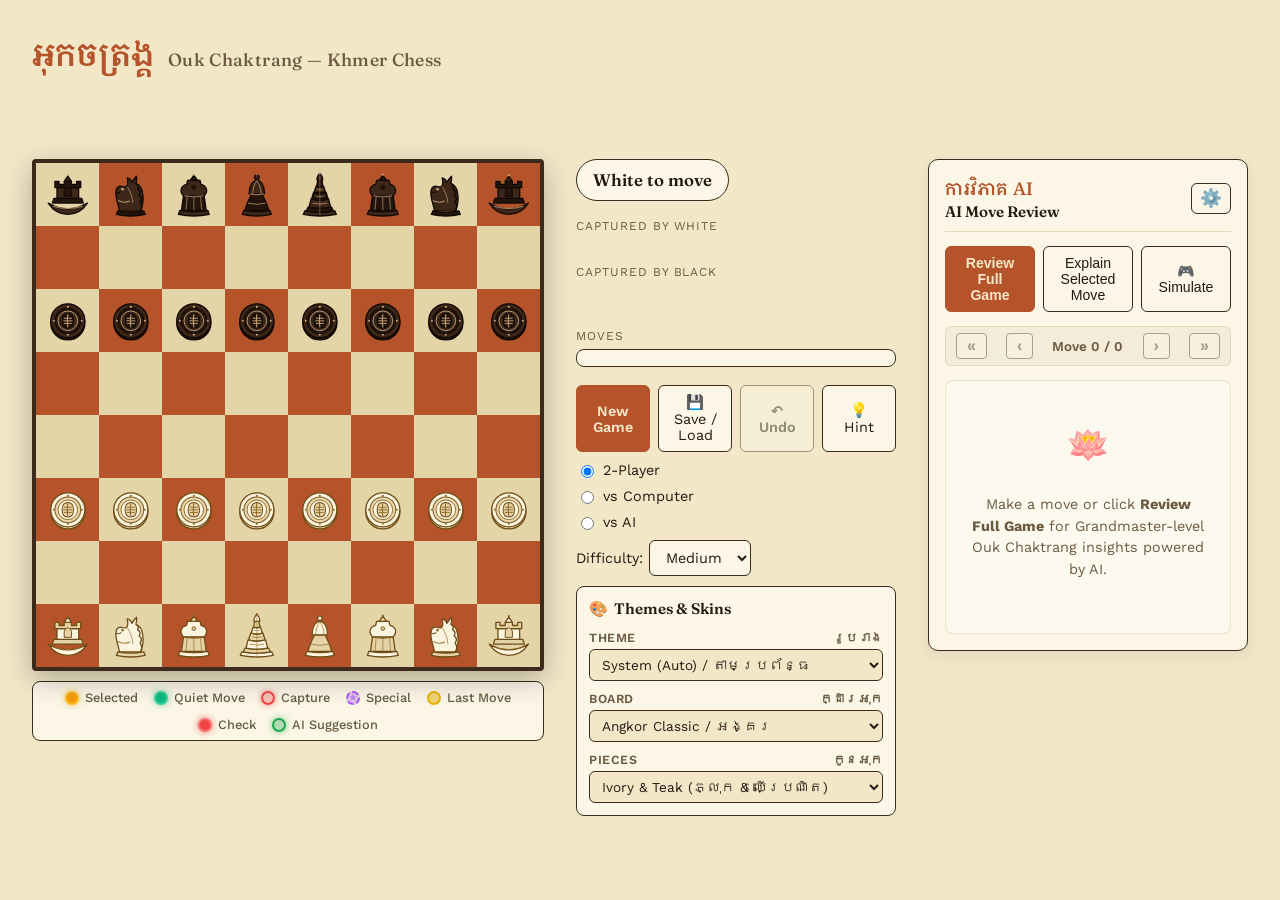
<file: index.html>
<!doctype html>
<html lang="en">
<head>
<meta charset="utf-8">
<meta name="viewport" content="width=device-width, initial-scale=1">
<title>Ouk Chaktrang</title>
<link rel="preconnect" href="https://fonts.googleapis.com">
<link rel="preconnect" href="https://fonts.gstatic.com" crossorigin>
<link href="https://fonts.googleapis.com/css2?family=Fraunces:opsz,wght@9..144,500;9..144,700&family=Work+Sans:wght@400;500;600&family=Noto+Serif+Khmer:wght@400;600&display=swap" rel="stylesheet">
<link rel="stylesheet" href="styles.css">
</head>
<body>
<div class="oc-app">
  <div class="oc-header">
    <h1 class="oc-title-km">អុកចត្រង្គ</h1>
    <span class="oc-title-en">Ouk Chaktrang &mdash; Khmer Chess</span>
  </div>
  <div class="oc-board-wrap">
    <div class="oc-board" id="board"></div>
    <div class="oc-board-legend">
      <div class="oc-legend-item" title="Click any piece to select it"><span class="oc-legend-indicator oc-legend-selected"></span><span>Selected</span></div>
      <div class="oc-legend-item" title="Move to empty square"><span class="oc-legend-indicator oc-legend-target"></span><span>Quiet Move</span></div>
      <div class="oc-legend-item" title="Capture enemy piece"><span class="oc-legend-indicator oc-legend-capture"></span><span>Capture</span></div>
      <div class="oc-legend-item" title="King Jump, Queen 2-step, or Trey Promotion"><span class="oc-legend-indicator oc-legend-special">★</span><span>Special</span></div>
      <div class="oc-legend-item" title="Last moved squares"><span class="oc-legend-indicator oc-legend-lastmove"></span><span>Last Move</span></div>
      <div class="oc-legend-item" title="King under attack"><span class="oc-legend-indicator oc-legend-check"></span><span>Check</span></div>
      <div class="oc-legend-item" title="Move the engine recommends instead"><span class="oc-legend-indicator oc-legend-recommend"></span><span>AI Suggestion</span></div>
    </div>
  </div>
  <div class="oc-panel">
    <div class="oc-status" id="status">White to move</div>
    <div class="oc-counting" id="counting" hidden></div>
    <div>
      <p class="oc-section-label">Captured by White</p>
      <div class="oc-captured" id="captured-by-white"></div>
      <p class="oc-section-label">Captured by Black</p>
      <div class="oc-captured" id="captured-by-black"></div>
    </div>
    <div>
      <p class="oc-section-label">Moves</p>
      <div class="oc-moves" id="moves"></div>
    </div>
    <div class="oc-controls" id="controls"></div>
  </div>
  <div class="oc-review-panel" id="review-panel">
    <div class="oc-review-header">
      <div class="oc-review-title-group">
        <span class="oc-review-title-km">ការវិភាគ AI</span>
        <span class="oc-review-title">AI Move Review</span>
      </div>
      <button class="oc-icon-btn" id="oc-open-settings" title="AI Settings" aria-label="Open AI Settings">⚙️</button>
    </div>

    <div class="oc-review-actions">
      <button class="oc-btn-accent" id="oc-review-game-btn">Review Full Game</button>
      <button class="oc-btn-secondary" id="oc-explain-current-btn">Explain Selected Move</button>
      <button class="oc-btn-secondary" id="oc-simulate-current-btn" title="Simulate AI recommendation without API key">🎮 Simulate</button>
    </div>

    <div class="oc-review-progress-wrap" id="oc-review-progress-wrap" hidden>
      <div class="oc-review-progress-bar"><div class="oc-review-progress-fill" id="oc-review-progress-fill"></div></div>
      <span class="oc-review-progress-text" id="oc-review-progress-text">Analyzing move 1 of 10...</span>
      <button class="oc-btn-text" id="oc-cancel-review-btn">Cancel</button>
    </div>

    <div class="oc-nav-bar" id="oc-nav-bar">
      <button class="oc-nav-btn" id="oc-nav-first" title="First Move" aria-label="First Move">&laquo;</button>
      <button class="oc-nav-btn" id="oc-nav-prev" title="Previous Move" aria-label="Previous Move">&lsaquo;</button>
      <span class="oc-nav-label" id="oc-nav-label">Move 0 / 0</span>
      <button class="oc-nav-btn" id="oc-nav-next" title="Next Move" aria-label="Next Move">&rsaquo;</button>
      <button class="oc-nav-btn" id="oc-nav-last" title="Current / Last Move" aria-label="Current Move">&raquo;</button>
    </div>

    <div class="oc-review-card" id="oc-review-card">
      <div class="oc-review-placeholder" id="oc-review-placeholder">
        <div class="oc-review-placeholder-icon">🪷</div>
        <p>Make a move or click <strong>Review Full Game</strong> for Grandmaster-level Ouk Chaktrang insights powered by AI.</p>
      </div>
      <div class="oc-review-content" id="oc-review-content" hidden>
        <div class="oc-review-badge-row">
          <span class="oc-badge" id="oc-move-badge">1. e3-e4</span>
          <span class="oc-badge oc-badge-quality" id="oc-quality-badge">🟢 Best Move</span>
          <span class="oc-eval-badge" id="oc-eval-badge">Eval: 0.0</span>
        </div>
        <h3 class="oc-review-card-title" id="oc-review-title">Solid Center Trey Push</h3>
        <p class="oc-review-explanation" id="oc-review-explanation"></p>
        <div class="oc-better-move" id="oc-better-move" hidden>
          <span class="oc-better-label">💡 Better Line:</span>
          <span class="oc-rec-source" id="oc-rec-source" hidden></span>
          <span id="oc-better-move-text"></span>
          <button type="button" class="oc-show-on-board-btn" id="oc-show-on-board-btn" aria-pressed="false" hidden>👁 Show on board</button>
        </div>
        <div class="oc-review-tags" id="oc-review-tags"></div>
      </div>
    </div>
  </div>
</div>

<!-- AI Review Settings Dialog -->
<dialog class="oc-dialog" id="oc-settings-dialog">
  <div class="oc-dialog-content">
    <div class="oc-dialog-header">
      <h2>AI Review Configuration</h2>
      <button class="oc-dialog-close" id="oc-close-settings" aria-label="Close settings">&times;</button>
    </div>
    <p class="oc-dialog-desc">Connect any OpenAI-compatible endpoint (OpenAI, OpenRouter, Groq, Ollama, LM Studio, DeepSeek).</p>
    
    <div class="oc-presets">
      <span class="oc-preset-label">Quick Presets:</span>
      <div class="oc-preset-btns">
        <button type="button" class="oc-preset-btn oc-preset-sim" data-preset="simulation" style="font-weight:600;color:var(--laterite)">🎮 Simulation (No Key)</button>
        <button type="button" class="oc-preset-btn" data-preset="openai">OpenAI</button>
        <button type="button" class="oc-preset-btn" data-preset="openrouter">OpenRouter</button>
        <button type="button" class="oc-preset-btn" data-preset="groq">Groq</button>
        <button type="button" class="oc-preset-btn" data-preset="ollama">Ollama (Local)</button>
        <button type="button" class="oc-preset-btn" data-preset="lmstudio">LM Studio (Local)</button>
      </div>
    </div>

    <form class="oc-settings-form" id="oc-settings-form" method="dialog">
      <label>
        <span>API Base URL:</span>
        <input type="text" id="oc-setting-base-url" placeholder="https://api.openai.com/v1" required>
      </label>
      <label>
        <span>API Key (Stored locally in browser):</span>
        <div class="oc-input-password-wrap">
          <input type="password" id="oc-setting-api-key" placeholder="sk-...">
          <button type="button" class="oc-toggle-password" id="oc-toggle-api-key" title="Toggle visibility">👁️</button>
        </div>
      </label>
      <label>
        <span>Model Name:</span>
        <div class="oc-input-with-action">
          <input type="text" id="oc-setting-model" placeholder="gpt-4o-mini" list="oc-model-options" autocomplete="off" required>
          <button type="button" class="oc-load-models" id="oc-load-models" title="Ask the endpoint above which models it offers">Load models</button>
        </div>
        <datalist id="oc-model-options"></datalist>
        <span class="oc-field-hint" id="oc-model-hint">Type a model name, or load the list the endpoint offers and pick from it.</span>
      </label>
      <label>
        <span>Explanation Language:</span>
        <select id="oc-setting-lang">
          <option value="en">English (with Khmer chess terms)</option>
          <option value="km">ភាសាខ្មែរ (Khmer)</option>
          <option value="both">Bilingual (English + Khmer)</option>
        </select>
      </label>
      <label class="oc-checkbox-label">
        <input type="checkbox" id="oc-setting-use-proxy">
        <span>Use Local Dev Server Proxy (Bypass CORS for local / tunnel endpoints)</span>
      </label>
      <label class="oc-checkbox-label">
        <input type="checkbox" id="oc-setting-debug-prompts">
        <span>Debug vs AI prompts (log the prompt, the reply and the chosen move to the browser console)</span>
      </label>
      <div class="oc-dialog-status" id="oc-dialog-status"></div>
      <div class="oc-dialog-actions">
        <button type="button" class="oc-btn-secondary" id="oc-test-connection">Test Connection</button>
        <button type="submit" class="oc-btn-accent" id="oc-save-settings">Save Settings</button>
      </div>
    </form>
  </div>
</dialog>

<!-- Save / Load Game Dialog -->
<dialog class="oc-dialog" id="oc-save-dialog">
  <div class="oc-dialog-content oc-save-dialog-content">
    <div class="oc-dialog-header">
      <div class="oc-dialog-title-wrap">
        <span class="oc-dialog-title-km">រក្សាទុក / ផ្ទុកហ្គេម</span>
        <h2>💾 Save &amp; Load Games</h2>
      </div>
      <button class="oc-dialog-close" id="oc-close-save-dialog" aria-label="Close save dialog">&times;</button>
    </div>
    <p class="oc-dialog-desc">Manage saved games in your browser, or import and export JSON game files.</p>

    <!-- Save Current Game Section -->
    <div class="oc-save-card">
      <h3 class="oc-save-card-title">Save Current Game</h3>
      <form class="oc-save-form" id="oc-save-current-form">
        <div class="oc-save-input-group">
          <input type="text" id="oc-save-game-name" placeholder="Game Name (e.g. Match 1 vs AI)" maxlength="60" required>
          <button type="submit" class="oc-btn-accent" id="oc-save-game-btn">Save Game</button>
        </div>
      </form>
      <div class="oc-dialog-status" id="oc-save-status"></div>
    </div>

    <!-- Saved Games List Section -->
    <div class="oc-save-card">
      <div class="oc-save-card-header">
        <h3 class="oc-save-card-title">Saved Games in Browser</h3>
        <span class="oc-save-count" id="oc-saved-count">0 games</span>
      </div>
      <div class="oc-saved-games-list" id="oc-saved-games-list">
        <!-- Rendered dynamically -->
      </div>
    </div>

    <!-- Import & Export Section -->
    <div class="oc-save-card">
      <h3 class="oc-save-card-title">Import &amp; Export</h3>
      <div class="oc-import-export-actions">
        <button type="button" class="oc-btn-secondary" id="oc-export-current-btn" title="Download current game as JSON file">⬇ Download Current (JSON)</button>
        <button type="button" class="oc-btn-secondary" id="oc-copy-notation-btn" title="Copy move notation to clipboard">📋 Copy Moves Notation</button>
        <label class="oc-file-upload-label oc-btn-secondary" title="Import game from JSON file">
          📁 Import File (.json)
          <input type="file" id="oc-import-file-input" accept=".json,application/json" style="display:none">
        </label>
      </div>

      <details class="oc-import-paste-details">
        <summary class="oc-import-paste-summary">Paste Game JSON text</summary>
        <div class="oc-paste-wrap">
          <textarea id="oc-paste-json-area" placeholder="Paste saved game JSON here..." rows="3"></textarea>
          <button type="button" class="oc-btn-secondary" id="oc-import-paste-btn">Load Pasted JSON</button>
        </div>
      </details>
    </div>

    <div class="oc-dialog-actions">
      <button type="button" class="oc-btn-secondary" id="oc-dismiss-save-dialog">Close</button>
    </div>
  </div>
</dialog>

<script src="src/engine.js"></script>
<script src="src/ai.js"></script>
<script src="src/pieces.js"></script>
<script src="src/review.js"></script>
<script src="src/opponent.js"></script>
<script src="src/ui.js"></script>
<script>
  var app = OukUI.createApp({
    board: document.getElementById('board'),
    status: document.getElementById('status'),
    counting: document.getElementById('counting'),
    capturedByWhite: document.getElementById('captured-by-white'),
    capturedByBlack: document.getElementById('captured-by-black'),
    moves: document.getElementById('moves'),
    controls: document.getElementById('controls'),
    reviewPanel: document.getElementById('review-panel')
  });
</script>
</body>
</html>
</file>
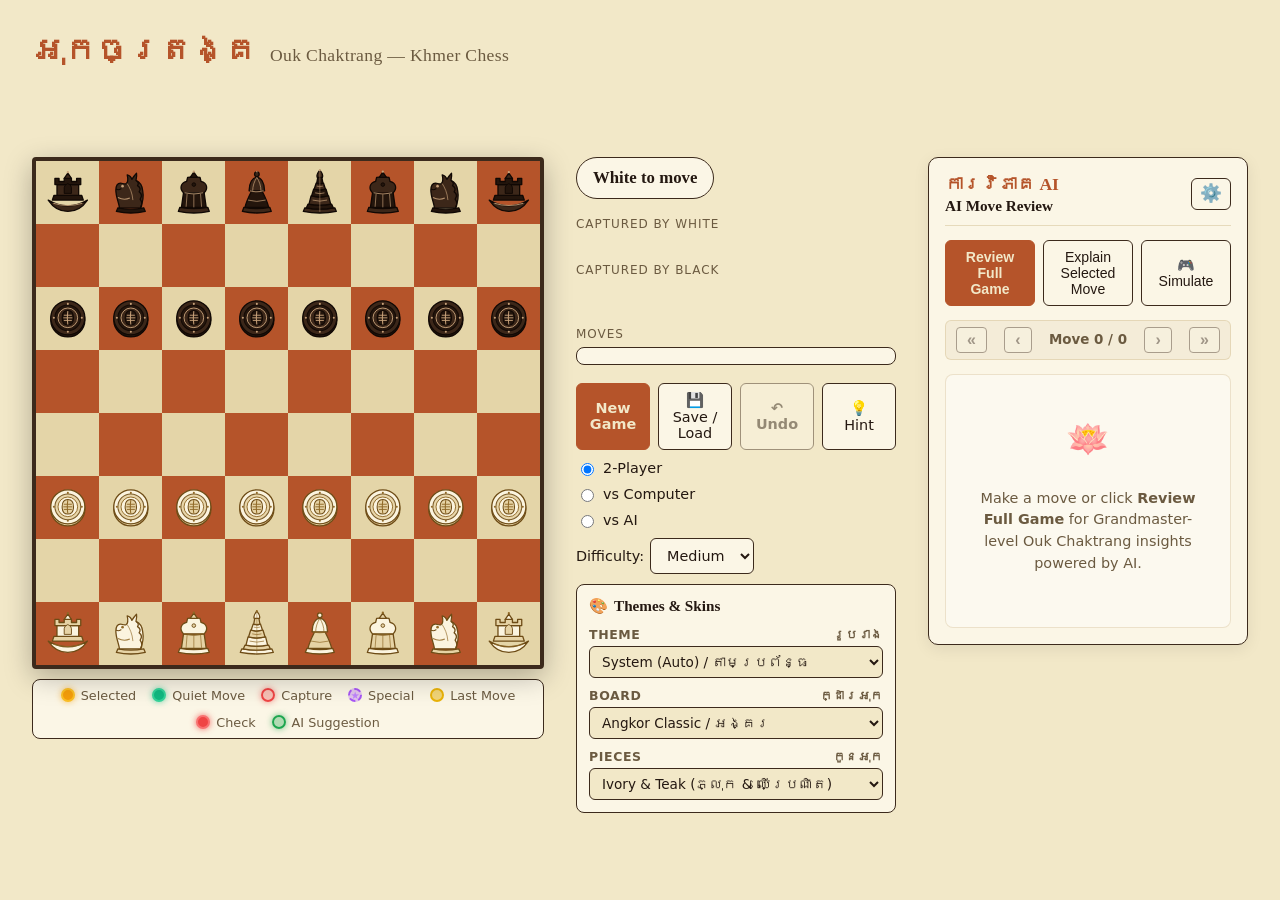
<file: artifact/ouk-chaktrong.html>
<!doctype html>
<html lang="en">
<head>
<meta charset="utf-8">
<!-- Without this a mobile browser lays the page out at 980px and scales it
     down, so every responsive rule in the stylesheet measures the wrong
     viewport. index.html carries the same tag; the <head> here is rebuilt from
     scratch rather than copied, so it has to be repeated. -->
<meta name="viewport" content="width=device-width, initial-scale=1">
<title>Ouk Chaktrang</title>
<style>
/* Palette grounded in the subject: Angkor sandstone (laterite), palm-leaf
   manuscript parchment, dark teak game boards, temple gilt, jade. */
:root {
  --ink: #241811;
  --parchment: #e4d5a8;
  --parchment-light: #f2e8c8;
  --laterite: #b5542a;
  --teak: #3c2a1c;
  --teak-deep: #241a12;
  --gilt: #a8823a;
  --jade: #4f7a5c;
  --danger: #a8342a;
  --warning: #8a5a12;
  --warning-bg: #f0dfae;

  /* App Theme Tokens (Light default) */
  --bg: #f2e8c8;
  --surface: #fbf6e6;
  --surface-alt: #f0e3bf;
  --text: #241811;
  --text-muted: #6b5a40;
  --border: #3c2a1c;
  --accent: #a8823a;
  --header-title: #b5542a;

  /* Board Theme Tokens (Angkor Classic default) */
  --square-light: #e4d5a8;
  --square-dark: #b5542a;
  --board-border: #3c2a1c;
  --target-dot: #10b981;
  --target-dot-border: rgba(255, 255, 255, 0.85);
  --target-dot-shadow: rgba(0, 0, 0, 0.5);
  --capture-ring: #ef4444;
  --selected-bg: rgba(245, 158, 11, 0.45);
  --selected-border: #f59e0b;
  --selected-glow: rgba(245, 158, 11, 0.45);
  --last-move-bg: rgba(234, 179, 8, 0.40);
  --last-move-border: rgba(217, 119, 6, 0.85);

  /* Recommendation overlay. Deliberately defined once rather than per board
     theme: the played-vs-recommended contrast has to read identically on every
     board so the comparison never depends on which theme is active. */
  --arrow-played: #d97706;
  --arrow-recommend: #16a34a;
  --played-sq-bg: rgba(217, 119, 6, 0.28);
  --played-sq-border: rgba(217, 119, 6, 0.9);
  --recommend-sq-bg: rgba(22, 163, 74, 0.32);
  --recommend-sq-border: rgba(22, 163, 74, 0.95);
}

@media (prefers-color-scheme: dark) {
  :root:not([data-theme="light"]):not([data-theme="obsidian"]) {
    --bg: #1f1610;
    --surface: #2c2015;
    --surface-alt: #382a1d;
    --text: #ecdfc0;
    --text-muted: #b6a482;
    --border: #a8823a;
    --accent: #d4aa50;
    --header-title: #e07248;
    --warning-bg: #4a3a14;
    --warning: #e0b354;
  }
}

:root[data-theme="dark"] {
  --bg: #1f1610;
  --surface: #2c2015;
  --surface-alt: #382a1d;
  --text: #ecdfc0;
  --text-muted: #b6a482;
  --border: #a8823a;
  --accent: #d4aa50;
  --header-title: #e07248;
  --warning-bg: #4a3a14;
  --warning: #e0b354;
}

:root[data-theme="obsidian"] {
  --bg: #0d1117;
  --surface: #161b22;
  --surface-alt: #21262d;
  --text: #f0f6fc;
  --text-muted: #8b949e;
  --border: #30363d;
  --accent: #d29922;
  --header-title: #e3b341;
  --warning-bg: #341a04;
  --warning: #f2cc60;
}

/* Board Skins */
:root[data-board="angkor"], [data-board="angkor"] {
  --square-light: #e4d5a8;
  --square-dark: #b5542a;
  --board-border: #3c2a1c;
  --target-dot: #10b981;
  --target-dot-border: rgba(255, 255, 255, 0.85);
  --target-dot-shadow: rgba(0, 0, 0, 0.5);
  --capture-ring: #ef4444;
  --selected-bg: rgba(245, 158, 11, 0.45);
  --selected-border: #f59e0b;
  --selected-glow: rgba(245, 158, 11, 0.45);
  --last-move-bg: rgba(234, 179, 8, 0.40);
  --last-move-border: rgba(217, 119, 6, 0.85);
}

:root[data-board="teak"], [data-board="teak"] {
  --square-light: #dfc8a0;
  --square-dark: #5c391f;
  --board-border: #8b5a2b;
  --target-dot: #22c55e;
  --target-dot-border: rgba(255, 255, 255, 0.85);
  --target-dot-shadow: rgba(0, 0, 0, 0.55);
  --capture-ring: #f87171;
  --selected-bg: rgba(250, 204, 21, 0.45);
  --selected-border: #eab308;
  --selected-glow: rgba(234, 179, 8, 0.5);
  --last-move-bg: rgba(234, 179, 8, 0.42);
  --last-move-border: rgba(202, 138, 4, 0.85);
}

:root[data-board="jade"], [data-board="jade"] {
  --square-light: #d4e2d9;
  --square-dark: #3b634e;
  --board-border: #234433;
  --target-dot: #00d2ff;
  --target-dot-border: rgba(255, 255, 255, 0.9);
  --target-dot-shadow: rgba(0, 0, 0, 0.55);
  --capture-ring: #f43f5e;
  --selected-bg: rgba(251, 191, 36, 0.46);
  --selected-border: #f59e0b;
  --selected-glow: rgba(245, 158, 11, 0.5);
  --last-move-bg: rgba(245, 158, 11, 0.40);
  --last-move-border: rgba(217, 119, 6, 0.85);
}

:root[data-board="sandstone"], [data-board="sandstone"] {
  --square-light: #ded5c8;
  --square-dark: #625749;
  --board-border: #3f362c;
  --target-dot: #10b981;
  --target-dot-border: rgba(255, 255, 255, 0.85);
  --target-dot-shadow: rgba(0, 0, 0, 0.5);
  --capture-ring: #ef4444;
  --selected-bg: rgba(245, 158, 11, 0.45);
  --selected-border: #f59e0b;
  --selected-glow: rgba(245, 158, 11, 0.45);
  --last-move-bg: rgba(234, 179, 8, 0.42);
  --last-move-border: rgba(217, 119, 6, 0.85);
}

:root[data-board="obsidian"], [data-board="obsidian"] {
  --square-light: #4c5663;
  --square-dark: #1b1e22;
  --board-border: #b89758;
  --target-dot: #34d399;
  --target-dot-border: rgba(255, 255, 255, 0.9);
  --target-dot-shadow: rgba(0, 0, 0, 0.6);
  --capture-ring: #f87171;
  --selected-bg: rgba(245, 158, 11, 0.45);
  --selected-border: #fbbf24;
  --selected-glow: rgba(251, 191, 36, 0.55);
  --last-move-bg: rgba(234, 179, 8, 0.45);
  --last-move-border: rgba(250, 204, 21, 0.9);
}

:root[data-board="saffron"], [data-board="saffron"] {
  --square-light: #faeee2;
  --square-dark: #cc6d36;
  --board-border: #883516;
  --target-dot: #10b981;
  --target-dot-border: rgba(255, 255, 255, 0.9);
  --target-dot-shadow: rgba(0, 0, 0, 0.5);
  --capture-ring: #ef4444;
  --selected-bg: rgba(234, 179, 8, 0.45);
  --selected-border: #eab308;
  --selected-glow: rgba(234, 179, 8, 0.5);
  --last-move-bg: rgba(234, 179, 8, 0.42);
  --last-move-border: rgba(202, 138, 4, 0.85);
}

* { box-sizing: border-box; }

/* Stop mobile Safari/Chrome inflating text when a phone is rotated to
   landscape - the layout below sizes itself, and inflation fights it. */
html { -webkit-text-size-adjust: 100%; text-size-adjust: 100%; }

/* Several panel elements are toggled with the `hidden` attribute but carry an
   author `display` rule, which outranks the user-agent rule `display: none`
   and leaves them rendering while "hidden". Restore the attribute's meaning
   once, globally, rather than per component. */
[hidden] { display: none !important; }

body {
  margin: 0;
  background: var(--bg);
  color: var(--text);
  transition: background-color 0.25s ease, color 0.25s ease;
}

@media (prefers-reduced-motion: no-preference) {
  .oc-square, .oc-square::after, button, select { transition: opacity 0.15s ease, box-shadow 0.15s ease, background-color 0.15s ease, border-color 0.15s ease; }
}

.oc-app {
  /* One source of truth for the page gutter. The board, the legend and every
     panel measure themselves against it, so they stay flush with each other at
     any width instead of each picking its own idea of the edge. */
  --app-pad: clamp(12px, 3.5vw, 32px);
  display: flex;
  flex-wrap: wrap;
  align-items: flex-start;
  gap: clamp(16px, 2.5vw, 32px);
  padding: var(--app-pad);
  /* Notch and home-indicator clearance. max() keeps the normal gutter on every
     device that reports a zero inset, which is most of them. */
  padding-left: max(var(--app-pad), env(safe-area-inset-left));
  padding-right: max(var(--app-pad), env(safe-area-inset-right));
  padding-bottom: max(var(--app-pad), env(safe-area-inset-bottom));
  min-height: 100vh;
  /* svh is the viewport with the mobile URL bar showing, so the first paint is
     not already taller than the screen. Ordered as a progressive override. */
  min-height: 100svh;
  font-family: "Work Sans", system-ui, sans-serif;
}

.oc-header {
  width: 100%;
  display: flex;
  align-items: baseline;
  gap: 14px;
  flex-wrap: wrap;
}
.oc-title-km {
  font-family: "Noto Serif Khmer", serif;
  font-size: 2rem;
  font-weight: 600;
  color: var(--header-title, var(--laterite));
  margin: 0;
}
.oc-title-en {
  font-family: "Fraunces", Georgia, serif;
  font-size: 1.1rem;
  font-weight: 500;
  color: var(--text-muted);
  letter-spacing: 0.02em;
}

.oc-board-wrap {
  display: flex;
  flex-direction: column;
  gap: 10px;
  /* Board and legend both read this, so the legend always tracks the board. */
  --board-size: min(90vw, 512px);
  min-width: 0; /* a flex item defaults to min-content, which the board exceeds */
}

.oc-board {
  position: relative; /* containing block for .oc-arrow-layer */
  display: grid;
  /* 1fr, not minmax(36px, 64px): a fixed track minimum totals 296px with the
     border and overflows the element's own width below that, pushing the board
     off the side of a small phone. Fractional tracks just divide whatever
     width the board is given. */
  grid-template-columns: repeat(8, 1fr);
  grid-template-rows: repeat(8, 1fr);
  border: 4px solid var(--board-border, var(--border));
  border-radius: 4px;
  width: var(--board-size);
  max-width: 100%;
  aspect-ratio: 1;
  box-shadow: 0 8px 28px rgba(0, 0, 0, 0.28);
  transition: border-color 0.25s ease, box-shadow 0.25s ease;
}

.oc-board-legend {
  display: flex;
  flex-wrap: wrap;
  align-items: center;
  justify-content: center;
  gap: 12px 16px;
  padding: 8px 12px;
  background: var(--surface);
  border: 1px solid var(--border);
  border-radius: 8px;
  font-size: 0.8rem;
  color: var(--text-muted);
  width: var(--board-size);
  max-width: 100%;
}
.oc-legend-item {
  display: inline-flex;
  align-items: center;
  gap: 6px;
  font-weight: 500;
}
.oc-legend-indicator {
  width: 14px;
  height: 14px;
  border-radius: 50%;
  display: inline-flex;
  align-items: center;
  justify-content: center;
  font-size: 0.65rem;
  flex-shrink: 0;
}
.oc-legend-selected {
  background: #f59e0b;
  border: 2px solid #fbbf24;
  box-shadow: 0 0 6px rgba(245, 158, 11, 0.6);
}
.oc-legend-target {
  background: #10b981;
  border: 2px solid #34d399;
  box-shadow: 0 0 6px rgba(16, 185, 129, 0.6);
}
.oc-legend-capture {
  background: rgba(239, 68, 68, 0.3);
  border: 2px solid #ef4444;
  box-shadow: 0 0 6px rgba(239, 68, 68, 0.6);
}
.oc-legend-special {
  background: rgba(168, 85, 247, 0.3);
  border: 2px dashed #a855f7;
  color: #c084fc;
  font-weight: bold;
}
.oc-legend-lastmove {
  background: rgba(234, 179, 8, 0.5);
  border: 2px solid #eab308;
}
.oc-legend-check {
  background: #ef4444;
  border: 2px solid #f87171;
  box-shadow: 0 0 6px rgba(239, 68, 68, 0.8);
}
.oc-legend-recommend {
  background: var(--recommend-sq-bg);
  border: 2px solid var(--recommend-sq-border);
  box-shadow: 0 0 6px rgba(22, 163, 74, 0.6);
}

/* --- AI recommendation overlay ------------------------------------------
   Shown only while "Show on board" is active. The board is rewound to the
   position before the reviewed move so both arrows start from squares whose
   pieces are actually there. */

.oc-arrow-layer {
  position: absolute;
  inset: 0;
  width: 100%;
  height: 100%;
  pointer-events: none;
  z-index: 3; /* above .oc-piece (z-index 1) */
  overflow: visible;
}
.oc-arrow {
  stroke-linecap: round;
  /* Stroke widths are in board units (1 = one square) because of the 8x8
     viewBox, so the arrows scale with the board instead of needing media
     queries. */
  fill: none;
}
.oc-arrow-played-line {
  stroke: var(--arrow-played);
  stroke-width: 0.1;
  stroke-dasharray: 0.22 0.16;
  opacity: 0.75;
}
.oc-arrow-recommend-line {
  stroke: var(--arrow-recommend);
  stroke-width: 0.15;
  opacity: 0.95;
  filter: drop-shadow(0 0 3px rgba(0, 0, 0, 0.45));
}

.oc-square.played-from,
.oc-square.played-to {
  background-image: linear-gradient(var(--played-sq-bg), var(--played-sq-bg));
  box-shadow: inset 0 0 0 2px var(--played-sq-border);
}
/* The live-board hint reuses the review overlay's green so "what the engine
   would play" reads the same wherever it is shown. */
.oc-square.recommend-from,
.oc-square.recommend-to,
.oc-square.hint-from,
.oc-square.hint-to {
  background-image: linear-gradient(var(--recommend-sq-bg), var(--recommend-sq-bg));
  box-shadow: inset 0 0 0 3px var(--recommend-sq-border), inset 0 0 14px rgba(22, 163, 74, 0.35);
}
/* A square can be both the played origin and the recommended origin (same
   piece, different destination) - the recommendation wins the border. */
.oc-square.played-from.recommend-from,
.oc-square.played-to.recommend-to,
.oc-square.played-from.recommend-to,
.oc-square.played-to.recommend-from {
  box-shadow: inset 0 0 0 3px var(--recommend-sq-border), inset 0 0 0 6px var(--played-sq-border);
}
.oc-square {
  position: relative;
  display: flex;
  align-items: center;
  justify-content: center;
  cursor: pointer;
  /* Squares are tapped, never dragged or double-tapped: drop the browser's
     300ms double-tap-to-zoom wait so a move registers immediately. */
  touch-action: manipulation;
  transition: background-color 0.2s ease, box-shadow 0.2s ease;
  user-select: none;
}
.oc-square.light { background: var(--square-light); }
.oc-square.dark { background: var(--square-dark); }

/* 1. Last Move: highlights both origin (from) and destination (to) squares */
.oc-square.last-move {
  background-image: linear-gradient(var(--last-move-bg), var(--last-move-bg));
  box-shadow: inset 0 0 0 2.5px var(--last-move-border), inset 0 0 14px rgba(234, 179, 8, 0.35);
}

/* 2. Selected Square: rich luminous golden highlight wash */
.oc-square.selected {
  background-image: linear-gradient(var(--selected-bg), var(--selected-bg)) !important;
  box-shadow: inset 0 0 0 3.5px var(--selected-border), 0 0 18px var(--selected-glow) !important;
  z-index: 2;
}

/* 3. In Check: radiant danger glow behind King */
.oc-square.in-check {
  background-image: radial-gradient(circle at center, rgba(239, 68, 68, 0.92) 0%, rgba(220, 38, 38, 0.6) 50%, rgba(185, 28, 28, 0.25) 80%, transparent 100%) !important;
  box-shadow: inset 0 0 0 3.5px #ef4444, 0 0 18px rgba(239, 68, 68, 0.75) !important;
  animation: oc-check-pulse 1.6s ease-in-out infinite;
  z-index: 2;
}

/* 4. Legal Move Target: prominent luminous emerald dot */
.oc-square.legal-target::after {
  content: '';
  position: absolute;
  width: 32%;
  height: 32%;
  border-radius: 50%;
  background: var(--target-dot, #10b981);
  border: 2px solid var(--target-dot-border, rgba(255, 255, 255, 0.9));
  box-shadow: 0 2px 8px var(--target-dot-shadow, rgba(0, 0, 0, 0.5)), 0 0 12px var(--target-dot, #10b981);
  opacity: 0.95;
  pointer-events: none;
  z-index: 3;
  transform: scale(1);
  transition: transform 0.15s cubic-bezier(0.34, 1.56, 0.64, 1), box-shadow 0.15s ease, background-color 0.15s ease;
}
@media (hover: hover) {
  .oc-square.legal-target:hover::after {
    transform: scale(1.3);
    opacity: 1;
    box-shadow: 0 4px 12px rgba(0, 0, 0, 0.65), 0 0 16px var(--target-dot, #10b981);
  }
}

/* 5. Legal Capture Target: distinct ruby target reticle ring framing the enemy piece */
.oc-square.legal-capture::after {
  content: '';
  position: absolute;
  inset: 4px;
  border-radius: 50%;
  border: 4px solid var(--capture-ring, #ef4444);
  background: rgba(239, 68, 68, 0.22);
  box-shadow: 0 0 14px rgba(239, 68, 68, 0.6), inset 0 0 10px rgba(239, 68, 68, 0.35);
  pointer-events: none;
  z-index: 3;
  animation: oc-capture-pulse 1.8s ease-in-out infinite;
  transition: border-width 0.15s ease, box-shadow 0.15s ease, background-color 0.15s ease;
}
@media (hover: hover) {
  .oc-square.legal-capture:hover::after {
    border-width: 5px;
    background: rgba(239, 68, 68, 0.32);
    box-shadow: 0 0 18px rgba(239, 68, 68, 0.8), inset 0 0 14px rgba(239, 68, 68, 0.5);
  }
}

/* 6. Special Move Target: King Jump, Queen Double-step, Trey Promotion */
.oc-square.legal-special::after {
  content: '★';
  position: absolute;
  display: flex;
  align-items: center;
  justify-content: center;
  inset: 6px;
  border-radius: 50%;
  border: 3.5px dashed #a855f7;
  background: radial-gradient(circle, rgba(168, 85, 247, 0.35) 0%, rgba(147, 51, 234, 0.15) 70%, transparent 100%);
  color: #f3e8ff;
  font-size: 1.1rem;
  font-weight: 700;
  box-shadow: 0 0 14px rgba(168, 85, 247, 0.75), inset 0 0 10px rgba(168, 85, 247, 0.4);
  pointer-events: none;
  z-index: 3;
  animation: oc-special-pulse 1.8s ease-in-out infinite;
}
@media (hover: hover) {
  .oc-square.legal-special:hover::after {
    border-width: 4.5px;
    transform: scale(1.08);
    box-shadow: 0 0 20px rgba(168, 85, 247, 0.9), inset 0 0 14px rgba(168, 85, 247, 0.6);
  }
}

/* Moveable piece hover indicator */
.oc-square.can-move {
  cursor: pointer;
}
.oc-square.can-move .oc-piece {
  transition: transform 0.15s cubic-bezier(0.34, 1.56, 0.64, 1);
}
@media (hover: hover) {
  .oc-square.can-move:hover {
    filter: brightness(1.08);
  }
  .oc-square.can-move:hover .oc-piece {
    transform: scale(1.08) translateY(-2px);
  }
}

.oc-square:focus-visible { outline: 3px solid var(--accent); outline-offset: -3px; }
.oc-piece { width: 82%; height: 82%; pointer-events: none; z-index: 1; position: relative; }

/* Pulse Keyframes */
@keyframes oc-capture-pulse {
  0%, 100% {
    transform: scale(1);
    opacity: 0.92;
  }
  50% {
    transform: scale(0.96);
    opacity: 1;
  }
}

@keyframes oc-special-pulse {
  0%, 100% {
    transform: scale(1) rotate(0deg);
    opacity: 0.95;
  }
  50% {
    transform: scale(0.96) rotate(15deg);
    opacity: 1;
  }
}

@keyframes oc-check-pulse {
  0%, 100% {
    box-shadow: inset 0 0 0 3.5px #ef4444, 0 0 12px rgba(239, 68, 68, 0.5);
  }
  50% {
    box-shadow: inset 0 0 0 4px #f87171, 0 0 22px rgba(239, 68, 68, 0.85);
  }
}

.oc-panel {
  min-width: 260px;
  max-width: 320px;
  display: flex;
  flex-direction: column;
  gap: 18px;
}

.oc-status {
  display: inline-flex;
  align-items: center;
  font-family: "Fraunces", Georgia, serif;
  font-weight: 600;
  font-size: 1.05rem;
  padding: 10px 16px;
  border-radius: 999px;
  background: var(--surface);
  border: 1px solid var(--border);
  width: fit-content;
}
.oc-counting {
  background: var(--warning-bg);
  color: var(--warning);
  padding: 10px 14px;
  border-radius: 8px;
  font-size: 0.88rem;
  line-height: 1.4;
}

.oc-section-label {
  font-size: 0.75rem;
  text-transform: uppercase;
  letter-spacing: 0.08em;
  color: var(--text-muted);
  margin: 0 0 6px;
}
.oc-captured { display: flex; flex-wrap: wrap; gap: 4px; min-height: 26px; }
.oc-captured .oc-piece { width: 20px; height: 20px; }

.oc-moves {
  max-height: 180px;
  overflow-y: auto;
  /* The list follows the newest move by scrolling itself (see
     keepActiveMoveInView in src/ui.js). Containment keeps that - and a flick
     past either end - inside the list rather than chaining to the document,
     which on a phone would carry the board off screen. */
  overscroll-behavior: contain;
  font-variant-numeric: tabular-nums;
  font-size: 0.88rem;
  background: var(--surface);
  border: 1px solid var(--border);
  border-radius: 8px;
  padding: 8px 12px;
}

.oc-controls { display: flex; flex-direction: column; gap: 10px; }
.oc-controls label { font-size: 0.9rem; display: flex; align-items: center; gap: 6px; }
.oc-controls button, .oc-controls select {
  font-family: inherit;
  font-size: 0.9rem;
  padding: 8px 12px;
  border-radius: 6px;
  border: 1px solid var(--border);
  background: var(--surface);
  color: var(--text);
  cursor: pointer;
}
.oc-controls button:hover, .oc-controls select:hover { border-color: var(--accent); }
.oc-controls button:focus-visible, .oc-controls select:focus-visible,
.oc-btn-row {
  display: flex;
  gap: 8px;
}
.oc-btn-row button {
  flex: 1;
}
#oc-new-game {
  background: var(--laterite);
  color: var(--parchment-light);
  border-color: var(--laterite);
  font-weight: 600;
}
#oc-hint-btn[aria-pressed="true"] {
  border-color: var(--recommend-sq-border);
  box-shadow: inset 0 0 0 1px var(--recommend-sq-border);
}
#oc-undo-btn {
  background: var(--surface);
  color: var(--text);
  border: 1px solid var(--border);
  font-weight: 600;
  display: inline-flex;
  align-items: center;
  justify-content: center;
  gap: 4px;
}
#oc-undo-btn:hover:not(:disabled) {
  border-color: var(--accent);
  background: rgba(168, 130, 58, 0.12);
  color: var(--accent);
}
#oc-undo-btn:disabled {
  opacity: 0.45;
  cursor: not-allowed;
}

/* Theme & Appearance Customization */
.oc-theme-card {
  background: var(--surface);
  border: 1px solid var(--border);
  border-radius: 8px;
  padding: 12px;
  display: flex;
  flex-direction: column;
  gap: 10px;
}
.oc-theme-card-title {
  font-family: "Fraunces", Georgia, serif;
  font-size: 0.95rem;
  font-weight: 600;
  color: var(--text);
  display: flex;
  align-items: center;
  gap: 6px;
  margin: 0 0 2px;
}
.oc-theme-row {
  display: flex;
  flex-direction: column;
  gap: 4px;
}
.oc-theme-row label {
  font-size: 0.78rem;
  font-weight: 600;
  text-transform: uppercase;
  letter-spacing: 0.05em;
  color: var(--text-muted);
  display: flex;
  align-items: center;
  justify-content: space-between;
}
.oc-theme-row select {
  font-family: inherit;
  font-size: 0.85rem;
  padding: 6px 8px;
  border-radius: 6px;
  border: 1px solid var(--border);
  background: var(--bg);
  color: var(--text);
  cursor: pointer;
  transition: border-color 0.15s ease;
}
.oc-theme-row select:hover {
  border-color: var(--accent);
}
.oc-theme-row select:focus-visible {
  outline: 2px solid var(--accent);
  outline-offset: 1px;
}

/* Move list interactive items & badges */
.oc-move-item {
  display: flex;
  align-items: center;
  justify-content: space-between;
  padding: 4px 6px;
  border-radius: 4px;
  cursor: pointer;
  user-select: none;
}
.oc-move-item:hover {
  background: rgba(168, 130, 58, 0.15);
}
.oc-move-item.selected {
  background: var(--accent);
  color: #fff;
  font-weight: 600;
}
.oc-move-badge-dot {
  font-size: 0.75rem;
  margin-left: 6px;
}

/* AI Review Panel */
.oc-review-panel {
  min-width: 280px;
  max-width: 380px;
  flex: 1 1 300px;
  display: flex;
  flex-direction: column;
  gap: 14px;
  background: var(--surface);
  border: 1px solid var(--border);
  border-radius: 10px;
  padding: 16px;
  box-shadow: 0 4px 16px rgba(0, 0, 0, 0.08);
}

.oc-review-header {
  display: flex;
  align-items: center;
  justify-content: space-between;
  border-bottom: 1px solid rgba(168, 130, 58, 0.25);
  padding-bottom: 10px;
}

.oc-review-title-group {
  display: flex;
  flex-direction: column;
  gap: 2px;
}
.oc-review-title-km {
  font-family: "Noto Serif Khmer", serif;
  font-size: 1.1rem;
  font-weight: 600;
  color: var(--laterite);
}
.oc-review-title {
  font-family: "Fraunces", Georgia, serif;
  font-size: 0.95rem;
  font-weight: 600;
  color: var(--text);
}

.oc-icon-btn {
  background: transparent;
  border: 1px solid var(--border);
  border-radius: 6px;
  cursor: pointer;
  padding: 6px 8px;
  font-size: 1.1rem;
  line-height: 1;
  color: var(--text);
  transition: all 0.2s ease;
}
.oc-icon-btn:hover {
  background: rgba(168, 130, 58, 0.2);
  border-color: var(--accent);
}
@media (hover: hover) {
  .oc-icon-btn:hover { transform: rotate(15deg); }
}

.oc-review-actions {
  display: flex;
  gap: 8px;
  flex-wrap: wrap;
}
.oc-btn-accent {
  flex: 1;
  background: var(--laterite);
  color: var(--parchment-light);
  border: 1px solid var(--laterite);
  font-weight: 600;
  padding: 8px 12px;
  border-radius: 6px;
  cursor: pointer;
  font-size: 0.88rem;
  transition: background 0.15s ease, transform 0.1s ease;
}
.oc-btn-accent:hover {
  background: #9c4521;
}
.oc-btn-accent:active {
  transform: scale(0.98);
}
.oc-btn-secondary {
  flex: 1;
  background: var(--surface);
  color: var(--text);
  border: 1px solid var(--border);
  font-weight: 500;
  padding: 8px 12px;
  border-radius: 6px;
  cursor: pointer;
  font-size: 0.88rem;
  transition: border-color 0.15s ease;
}
.oc-btn-secondary:hover {
  border-color: var(--accent);
  background: rgba(168, 130, 58, 0.08);
}
.oc-btn-text {
  background: transparent;
  border: none;
  color: var(--danger);
  cursor: pointer;
  font-size: 0.8rem;
  text-decoration: underline;
  padding: 2px 4px;
}

/* Progress bar */
.oc-review-progress-wrap {
  display: flex;
  flex-direction: column;
  gap: 6px;
  background: rgba(168, 130, 58, 0.1);
  padding: 8px 10px;
  border-radius: 6px;
}
.oc-review-progress-bar {
  width: 100%;
  height: 6px;
  background: rgba(0, 0, 0, 0.1);
  border-radius: 999px;
  overflow: hidden;
}
.oc-review-progress-fill {
  height: 100%;
  width: 0%;
  background: var(--jade);
  transition: width 0.2s ease;
}
.oc-review-progress-text {
  font-size: 0.8rem;
  color: var(--text-muted);
}

/* Navigation step bar */
.oc-nav-bar {
  display: flex;
  align-items: center;
  justify-content: space-between;
  gap: 4px;
  background: rgba(168, 130, 58, 0.08);
  padding: 6px 10px;
  border-radius: 6px;
  border: 1px solid rgba(168, 130, 58, 0.2);
}
.oc-nav-btn {
  background: var(--surface);
  border: 1px solid var(--border);
  border-radius: 4px;
  font-size: 1rem;
  font-weight: 700;
  padding: 4px 10px;
  cursor: pointer;
  color: var(--text);
  line-height: 1;
}
.oc-nav-btn:hover:not(:disabled) {
  border-color: var(--accent);
  background: var(--accent);
  color: #fff;
}
.oc-nav-btn:disabled {
  opacity: 0.4;
  cursor: not-allowed;
}
.oc-nav-label {
  font-size: 0.84rem;
  font-weight: 600;
  color: var(--text-muted);
}

/* Review Card */
.oc-review-card {
  min-height: 180px;
  background: rgba(255, 255, 255, 0.35);
  border: 1px solid rgba(168, 130, 58, 0.2);
  border-radius: 8px;
  padding: 14px;
  display: flex;
  flex-direction: column;
}
/* A selector list cannot be continued by an @media rule, so the comma below
   used to make the browser discard both halves and no dark theme ever got the
   darkened card. Split into the two rules that were meant. */
:root[data-theme="dark"] .oc-review-card,
:root[data-theme="obsidian"] .oc-review-card {
  background: rgba(0, 0, 0, 0.2);
}
@media (prefers-color-scheme: dark) {
  :root:not([data-theme="light"]) .oc-review-card {
    background: rgba(0, 0, 0, 0.2);
  }
}

.oc-review-placeholder {
  display: flex;
  flex-direction: column;
  align-items: center;
  justify-content: center;
  text-align: center;
  padding: 24px 12px;
  color: var(--text-muted);
  font-size: 0.9rem;
  line-height: 1.5;
  margin: auto;
}
.oc-review-placeholder-icon {
  font-size: 2.2rem;
  margin-bottom: 8px;
}

.oc-review-badge-row {
  display: flex;
  align-items: center;
  gap: 8px;
  flex-wrap: wrap;
  margin-bottom: 8px;
}
.oc-badge {
  font-size: 0.78rem;
  font-weight: 600;
  padding: 3px 8px;
  border-radius: 999px;
  background: var(--surface);
  border: 1px solid var(--border);
  color: var(--text);
}
.oc-badge-quality {
  border-color: var(--accent);
}
.oc-eval-badge {
  font-size: 0.78rem;
  font-weight: 600;
  color: var(--text-muted);
  margin-left: auto;
}

.oc-review-card-title {
  margin: 4px 0 8px;
  font-family: "Fraunces", Georgia, serif;
  font-size: 1.05rem;
  font-weight: 600;
  color: var(--laterite);
}
.oc-review-explanation {
  font-size: 0.88rem;
  line-height: 1.55;
  margin: 0 0 10px;
  color: var(--text);
}

.oc-better-move {
  background: rgba(16, 185, 129, 0.12);
  border-left: 3px solid var(--jade);
  padding: 6px 10px;
  border-radius: 4px;
  font-size: 0.82rem;
  margin-bottom: 10px;
}
.oc-better-label {
  font-weight: 600;
  color: var(--jade);
  margin-right: 4px;
}
/* Says whether the drawn arrow came from the language model or the fallback
   local search, so the advice is never anonymous. */
.oc-rec-source {
  display: inline-block;
  margin-right: 6px;
  padding: 1px 7px;
  border-radius: 999px;
  font-size: 0.7rem;
  font-weight: 600;
  white-space: nowrap;
  background: rgba(120, 120, 120, 0.18);
  border: 1px solid rgba(120, 120, 120, 0.45);
  color: var(--text-muted, var(--text));
}
.oc-rec-source.is-llm {
  background: rgba(22, 163, 74, 0.18);
  border-color: var(--recommend-sq-border);
  color: var(--jade);
}

.oc-show-on-board-btn {
  display: block;
  margin-top: 8px;
  padding: 5px 10px;
  font: inherit;
  font-size: 0.78rem;
  font-weight: 600;
  color: var(--jade);
  background: transparent;
  border: 1.5px solid var(--jade);
  border-radius: 999px;
  cursor: pointer;
  transition: background-color 0.15s ease, color 0.15s ease;
}
.oc-show-on-board-btn:hover {
  background: rgba(22, 163, 74, 0.15);
}
.oc-show-on-board-btn.active {
  background: var(--jade);
  color: var(--surface);
}
.oc-show-on-board-btn:focus-visible {
  outline: 2px solid var(--accent);
  outline-offset: 2px;
}

.oc-review-tags {
  display: flex;
  flex-wrap: wrap;
  gap: 6px;
  margin-top: auto;
}
.oc-tag-pill {
  font-size: 0.72rem;
  padding: 2px 7px;
  border-radius: 4px;
  background: rgba(168, 130, 58, 0.15);
  color: var(--text-muted);
  font-weight: 500;
}

/* Settings Dialog */
.oc-dialog {
  border: none;
  border-radius: 12px;
  padding: 0;
  background: transparent;
  max-width: 520px;
  width: 90vw;
  /* Height, not width, is what runs out on a phone held sideways - and that is
     wider than the phone breakpoint, so the cap belongs here. */
  max-height: 90svh;
  box-shadow: 0 16px 48px rgba(0, 0, 0, 0.35);
}
.oc-dialog::backdrop {
  background: rgba(0, 0, 0, 0.6);
  backdrop-filter: blur(3px);
}
.oc-dialog-content {
  background: var(--surface);
  color: var(--text);
  border: 2px solid var(--border);
  border-radius: 12px;
  padding: 24px;
  display: flex;
  flex-direction: column;
  gap: 16px;
  /* Scroll the form rather than the page, so Save stays reachable when the
     on-screen keyboard has eaten half the viewport. */
  max-height: 90svh;
  overflow-y: auto;
  overscroll-behavior: contain;
}
.oc-dialog-header {
  display: flex;
  align-items: center;
  justify-content: space-between;
}
.oc-dialog-header h2 {
  margin: 0;
  font-family: "Fraunces", Georgia, serif;
  font-size: 1.25rem;
  color: var(--laterite);
}
.oc-dialog-close {
  background: transparent;
  border: none;
  font-size: 1.4rem;
  cursor: pointer;
  color: var(--text-muted);
  line-height: 1;
}
.oc-dialog-close:hover {
  color: var(--text);
}
.oc-dialog-desc {
  margin: 0;
  font-size: 0.88rem;
  color: var(--text-muted);
  line-height: 1.4;
}

.oc-presets {
  display: flex;
  flex-direction: column;
  gap: 6px;
  background: rgba(168, 130, 58, 0.08);
  padding: 10px;
  border-radius: 8px;
}
.oc-preset-label {
  font-size: 0.78rem;
  font-weight: 600;
  text-transform: uppercase;
  letter-spacing: 0.05em;
  color: var(--text-muted);
}
.oc-preset-btns {
  display: flex;
  flex-wrap: wrap;
  gap: 6px;
}
.oc-preset-btn {
  background: var(--surface);
  border: 1px solid var(--border);
  border-radius: 4px;
  font-size: 0.8rem;
  padding: 4px 8px;
  cursor: pointer;
  color: var(--text);
}
.oc-preset-btn:hover {
  border-color: var(--accent);
  background: rgba(168, 130, 58, 0.15);
}

.oc-settings-form {
  display: flex;
  flex-direction: column;
  gap: 14px;
}
.oc-settings-form label {
  display: flex;
  flex-direction: column;
  gap: 4px;
  font-size: 0.88rem;
  font-weight: 500;
}
.oc-settings-form label.oc-checkbox-label {
  flex-direction: row;
  align-items: center;
  gap: 8px;
  cursor: pointer;
  margin-top: 2px;
}
.oc-settings-form label.oc-checkbox-label input[type="checkbox"] {
  width: 16px;
  height: 16px;
  cursor: pointer;
  accent-color: var(--laterite);
}
.oc-settings-form input,
.oc-settings-form select {
  font-family: inherit;
  font-size: 0.9rem;
  padding: 8px 10px;
  border-radius: 6px;
  border: 1px solid var(--border);
  background: var(--bg);
  color: var(--text);
}
.oc-settings-form input:focus,
.oc-settings-form select:focus {
  outline: 2px solid var(--accent);
}

.oc-input-password-wrap {
  display: flex;
  position: relative;
  align-items: center;
}
.oc-input-password-wrap input {
  flex: 1;
  padding-right: 36px;
}
.oc-toggle-password {
  position: absolute;
  right: 6px;
  background: transparent;
  border: none;
  cursor: pointer;
  padding: 4px;
  font-size: 0.9rem;
}

/* The model field pairs a free-text input with the button that fills its
   datalist. The text stays authoritative: an endpoint that will not list its
   models, or a model newer than the list, must still be typeable. */
.oc-input-with-action {
  display: flex;
  align-items: stretch;
  gap: 6px;
}
.oc-input-with-action input {
  flex: 1;
  min-width: 0;
}
.oc-load-models {
  font-family: inherit;
  font-size: 0.82rem;
  font-weight: 600;
  white-space: nowrap;
  padding: 8px 12px;
  border-radius: 6px;
  border: 1px solid var(--border);
  background: var(--surface);
  color: var(--text);
  cursor: pointer;
}
.oc-load-models:hover:not(:disabled) {
  border-color: var(--accent);
  background: rgba(168, 130, 58, 0.15);
}
.oc-load-models:disabled {
  opacity: 0.55;
  cursor: progress;
}
.oc-field-hint {
  font-size: 0.76rem;
  font-weight: 400;
  opacity: 0.72;
}

.oc-dialog-status {
  font-size: 0.85rem;
  min-height: 20px;
  font-weight: 500;
}
.oc-dialog-status.success { color: var(--jade); }
.oc-dialog-status.error { color: var(--danger); }
.oc-dialog-status.loading { color: var(--warning); }

.oc-dialog-actions {
  display: flex;
  justify-content: flex-end;
  gap: 10px;
  margin-top: 6px;
}

/* Save / Load Dialog */
.oc-save-dialog-content {
  max-width: 580px;
}
.oc-dialog-title-wrap {
  display: flex;
  flex-direction: column;
  gap: 2px;
}
.oc-dialog-title-km {
  font-family: "Noto Serif Khmer", serif;
  font-size: 0.82rem;
  color: var(--text-muted);
}
.oc-save-card {
  background: rgba(168, 130, 58, 0.08);
  border: 1px solid var(--border);
  border-radius: 8px;
  padding: 12px 14px;
  display: flex;
  flex-direction: column;
  gap: 10px;
}
.oc-save-card-header {
  display: flex;
  align-items: center;
  justify-content: space-between;
}
.oc-save-card-title {
  margin: 0;
  font-size: 0.88rem;
  font-weight: 600;
  color: var(--laterite);
  text-transform: uppercase;
  letter-spacing: 0.04em;
}
.oc-save-count {
  font-size: 0.78rem;
  color: var(--text-muted);
  font-weight: 500;
}
.oc-save-input-group {
  display: flex;
  gap: 8px;
  align-items: stretch;
}
.oc-save-input-group input {
  flex: 1;
  font-family: inherit;
  font-size: 0.9rem;
  padding: 8px 10px;
  border-radius: 6px;
  border: 1px solid var(--border);
  background: var(--bg);
  color: var(--text);
  min-width: 0;
}
.oc-save-input-group input:focus {
  outline: 2px solid var(--accent);
}
.oc-saved-games-list {
  display: flex;
  flex-direction: column;
  gap: 8px;
  max-height: 220px;
  overflow-y: auto;
  padding-right: 4px;
}
.oc-saved-game-card {
  background: var(--surface);
  border: 1px solid var(--border);
  border-radius: 6px;
  padding: 10px 12px;
  display: flex;
  align-items: center;
  justify-content: space-between;
  gap: 10px;
  transition: border-color 0.15s ease, background 0.15s ease;
}
.oc-saved-game-card:hover {
  border-color: var(--accent);
}
.oc-saved-game-info {
  flex: 1;
  min-width: 0;
  display: flex;
  flex-direction: column;
  gap: 4px;
}
.oc-saved-game-title {
  font-weight: 600;
  font-size: 0.9rem;
  color: var(--text);
  white-space: nowrap;
  overflow: hidden;
  text-overflow: ellipsis;
}
.oc-saved-game-meta {
  display: flex;
  align-items: center;
  flex-wrap: wrap;
  gap: 6px;
  font-size: 0.75rem;
  color: var(--text-muted);
}
.oc-saved-badge {
  background: var(--surface-alt);
  padding: 2px 6px;
  border-radius: 4px;
  border: 1px solid var(--border);
  font-weight: 500;
}
.oc-saved-badge.oc-badge-mode {
  background: rgba(181, 84, 42, 0.15);
  color: var(--laterite);
  border-color: var(--laterite);
}
.oc-saved-badge.oc-badge-status {
  color: var(--jade);
}
.oc-saved-date {
  opacity: 0.8;
  margin-left: auto;
}
.oc-saved-game-actions {
  display: flex;
  align-items: center;
  gap: 6px;
}
.oc-saved-game-actions button {
  font-family: inherit;
  font-size: 0.78rem;
  font-weight: 600;
  padding: 5px 8px;
  border-radius: 4px;
  cursor: pointer;
  white-space: nowrap;
}
.oc-btn-danger {
  background: rgba(168, 52, 42, 0.12);
  color: var(--danger);
  border: 1px solid var(--danger);
}
.oc-btn-danger:hover {
  background: var(--danger);
  color: #fff;
}
.oc-saved-games-empty {
  text-align: center;
  padding: 16px 12px;
  color: var(--text-muted);
  font-size: 0.85rem;
  background: var(--surface);
  border: 1px dashed var(--border);
  border-radius: 6px;
}
.oc-saved-games-empty p {
  margin: 4px 0 0 0;
}
.oc-empty-icon {
  font-size: 1.4rem;
  display: block;
  margin-bottom: 2px;
}
.oc-empty-hint {
  font-size: 0.78rem;
  opacity: 0.8;
}
.oc-import-export-actions {
  display: flex;
  flex-wrap: wrap;
  gap: 8px;
}
.oc-import-export-actions button,
.oc-file-upload-label {
  font-family: inherit;
  font-size: 0.82rem;
  font-weight: 500;
  padding: 6px 10px;
  border-radius: 6px;
  border: 1px solid var(--border);
  background: var(--surface);
  color: var(--text);
  cursor: pointer;
  display: inline-flex;
  align-items: center;
  gap: 4px;
}
.oc-file-upload-label:hover,
.oc-import-export-actions button:hover {
  border-color: var(--accent);
  background: rgba(168, 130, 58, 0.15);
}
.oc-import-paste-details {
  margin-top: 4px;
  font-size: 0.82rem;
}
.oc-import-paste-summary {
  cursor: pointer;
  color: var(--text-muted);
  font-weight: 500;
}
.oc-import-paste-summary:hover {
  color: var(--text);
}
.oc-paste-wrap {
  display: flex;
  flex-direction: column;
  gap: 8px;
  margin-top: 8px;
}
.oc-paste-wrap textarea {
  font-family: monospace;
  font-size: 0.8rem;
  padding: 8px;
  border-radius: 6px;
  border: 1px solid var(--border);
  background: var(--bg);
  color: var(--text);
  resize: vertical;
}
.oc-paste-wrap textarea:focus {
  outline: 2px solid var(--accent);
}

/* =========================================================================
   Responsive layout
   -------------------------------------------------------------------------
   The desktop layout is three flex columns - board, game panel, review panel -
   that wrap when they run out of room. Wrapping alone is not enough on a
   phone: the columns carry desktop minimum widths that overflow a 320px
   screen, and the board sized itself from the viewport rather than from its
   column, so it ignored the page gutter and hung off the right edge.

   The breakpoints below are placed where the layout actually runs out of
   room, not at device names:
     1024px - the review panel loses its side-by-side slot
      880px - board + game panel no longer fit on one row (512+32+260+gutter)
      760px - phone: one column, compact spacing, board fills the gutter
      380px - the smallest phones still in use
   ========================================================================= */

/* --- Tablet: panels that have wrapped onto their own row should use it,
   rather than sitting at a desktop max-width with dead space beside them. --- */
@media (max-width: 1024px) {
  .oc-panel {
    flex: 1 1 260px;
    max-width: none;
  }
  .oc-review-panel {
    max-width: none;
  }
}

/* --- Single column. The board keeps a sane maximum and centres itself; the
   panels take the full width they now have. --- */
@media (max-width: 880px) {
  .oc-board-wrap {
    flex: 1 1 100%;
    width: 100%;
    align-items: center;
    --board-size: min(100%, 560px);
  }
  .oc-panel,
  .oc-review-panel {
    flex: 1 1 100%;
    width: 100%;
    min-width: 0;
    max-width: none;
  }
}

/* --- Phone. Below this width the board is narrower than its 560px cap, so it
   simply fills the column and every element lines up on the same gutter. --- */
@media (max-width: 760px) {
  .oc-board-wrap {
    --board-size: 100%;
  }

  /* Vertical space is the scarce resource: the board should be reachable
     without scrolling past a desktop-sized masthead. */
  .oc-header {
    gap: 4px 10px;
  }
  .oc-title-km {
    font-size: 1.5rem;
  }
  .oc-title-en {
    font-size: 0.92rem;
  }

  .oc-panel {
    gap: 14px;
  }

  .oc-board-legend {
    gap: 8px 12px;
    padding: 8px 10px;
    font-size: 0.74rem;
  }

  .oc-status {
    font-size: 1rem;
    padding: 9px 14px;
  }

  /* Keep the move list from growing into a second page: past this height a
     long game scrolls inside the list, which follows the newest move on its
     own, instead of pushing the controls below it further down every move. */
  .oc-moves {
    max-height: 30vh;
  }

  /* New Game / Save / Undo / Hint: 2x2 grid on mobile so labels stay legible */
  .oc-btn-row {
    display: grid;
    grid-template-columns: 1fr 1fr;
    gap: 6px;
  }
  .oc-btn-row button {
    padding: 10px 6px;
    font-size: 0.82rem;
    white-space: nowrap;
  }

  /* The primary review action gets its own row; the two secondary ones pair
     up beneath it, instead of three cramped columns of wrapped text. */
  .oc-review-actions {
    display: grid;
    grid-template-columns: 1fr 1fr;
    gap: 8px;
  }
  #oc-review-game-btn {
    grid-column: 1 / -1;
  }

  .oc-review-panel {
    padding: 14px;
    gap: 12px;
  }
  .oc-review-card {
    min-height: 140px;
    padding: 12px;
  }
  .oc-review-placeholder {
    padding: 16px 8px;
  }

  .oc-nav-bar {
    gap: 2px;
    padding: 5px 6px;
  }
  .oc-nav-label {
    font-size: 0.8rem;
  }

  /* The star drawn on a special-move square is a fixed 1.1rem, which crowds a
     square once it drops under ~44px. */
  .oc-square.legal-special::after {
    font-size: 0.9rem;
    inset: 4px;
    border-width: 3px;
  }

  /* Settings dialog: near-full-bleed, and scrollable so the Save button stays
     reachable when the keyboard is up. */
  .oc-dialog {
    width: calc(100vw - 20px);
    max-width: none;
    max-height: 88svh;
  }
  .oc-dialog-content {
    padding: 16px;
    gap: 13px;
    max-height: 88svh;
    overflow-y: auto;
  }
  .oc-dialog-actions {
    flex-direction: column;
    gap: 8px;
  }
  .oc-dialog-actions button {
    width: 100%;
  }
}

/* --- Smallest phones (320-380px). --- */
@media (max-width: 380px) {
  .oc-title-km {
    font-size: 1.32rem;
  }
  .oc-board-legend {
    gap: 6px 10px;
    font-size: 0.7rem;
  }
  .oc-legend-indicator {
    width: 12px;
    height: 12px;
  }
  .oc-btn-row button {
    padding: 10px 4px;
    font-size: 0.78rem;
  }
  .oc-review-badge-row {
    gap: 6px;
  }
  /* The eval badge is pushed to the far end by margin-left:auto; on one line
     with two other badges that leaves it stranded. */
  .oc-eval-badge {
    margin-left: 0;
  }
  .oc-preset-btns {
    gap: 5px;
  }
}

/* --- Short landscape (phone on its side). Height, not width, is the limit
   here: size the board off the viewport height so the whole board stays on
   screen, and let the game panel sit beside it in the width that frees up. --- */
@media (orientation: landscape) and (max-height: 560px) {
  .oc-app {
    gap: 12px;
    align-items: flex-start;
  }
  .oc-header {
    gap: 4px 10px;
  }
  .oc-title-km {
    font-size: 1.25rem;
  }
  .oc-title-en {
    font-size: 0.85rem;
  }
  .oc-board-wrap {
    flex: 0 0 auto;
    width: auto;
    align-items: flex-start;
    /* Leave room for the masthead and gutters above/below the board, and never
       take so much width that the panel beside it is unusable. */
    --board-size: min(calc(100svh - 96px), calc(100vw - 300px), 512px);
  }
  .oc-panel {
    flex: 1 1 240px;
    min-width: 0;
    max-width: none;
  }
  .oc-review-panel {
    flex: 1 1 100%;
  }
  .oc-moves {
    max-height: 150px;
  }
}

/* --- Touch input. Applies to any coarse pointer regardless of width, since a
   small tablet can be touch-only at a size none of the width queries hit. --- */
@media (pointer: coarse) {
  /* 44px is the smallest reliably tappable target. */
  .oc-controls button,
  .oc-controls select,
  .oc-controls label,
  .oc-theme-row select,
  .oc-btn-accent,
  .oc-btn-secondary,
  .oc-preset-btn,
  .oc-nav-btn,
  .oc-icon-btn {
    min-height: 44px;
  }
  .oc-dialog-close {
    min-width: 44px;
    min-height: 44px;
  }
  .oc-toggle-password {
    min-width: 40px;
    min-height: 40px;
  }
  .oc-load-models {
    min-height: 40px;
  }
  .oc-show-on-board-btn,
  .oc-btn-text {
    min-height: 40px;
    padding: 9px 14px;
  }
  /* Move-list rows are the one list here that is tapped to navigate. */
  .oc-move-item {
    padding: 9px 8px;
  }
  .oc-controls input[type="radio"],
  .oc-settings-form input[type="checkbox"] {
    width: 20px;
    height: 20px;
  }

  /* iOS Safari zooms the whole page in when a focused field's text is under
     16px, and does not zoom back out on blur. */
  .oc-settings-form input,
  .oc-settings-form select,
  .oc-controls select,
  .oc-theme-row select {
    font-size: 16px;
  }

  /* Tapped, not double-tapped: skip the browser's double-tap-to-zoom wait. */
  button,
  select,
  .oc-move-item {
    touch-action: manipulation;
  }
}

</style>
</head>
<body>

<div class="oc-app">
  <div class="oc-header">
    <h1 class="oc-title-km">អុកចត្រង្គ</h1>
    <span class="oc-title-en">Ouk Chaktrang &mdash; Khmer Chess</span>
  </div>
  <div class="oc-board-wrap">
    <div class="oc-board" id="board"></div>
    <div class="oc-board-legend">
      <div class="oc-legend-item" title="Click any piece to select it"><span class="oc-legend-indicator oc-legend-selected"></span><span>Selected</span></div>
      <div class="oc-legend-item" title="Move to empty square"><span class="oc-legend-indicator oc-legend-target"></span><span>Quiet Move</span></div>
      <div class="oc-legend-item" title="Capture enemy piece"><span class="oc-legend-indicator oc-legend-capture"></span><span>Capture</span></div>
      <div class="oc-legend-item" title="King Jump, Queen 2-step, or Trey Promotion"><span class="oc-legend-indicator oc-legend-special">★</span><span>Special</span></div>
      <div class="oc-legend-item" title="Last moved squares"><span class="oc-legend-indicator oc-legend-lastmove"></span><span>Last Move</span></div>
      <div class="oc-legend-item" title="King under attack"><span class="oc-legend-indicator oc-legend-check"></span><span>Check</span></div>
      <div class="oc-legend-item" title="Move the engine recommends instead"><span class="oc-legend-indicator oc-legend-recommend"></span><span>AI Suggestion</span></div>
    </div>
  </div>
  <div class="oc-panel">
    <div class="oc-status" id="status">White to move</div>
    <div class="oc-counting" id="counting" hidden></div>
    <div>
      <p class="oc-section-label">Captured by White</p>
      <div class="oc-captured" id="captured-by-white"></div>
      <p class="oc-section-label">Captured by Black</p>
      <div class="oc-captured" id="captured-by-black"></div>
    </div>
    <div>
      <p class="oc-section-label">Moves</p>
      <div class="oc-moves" id="moves"></div>
    </div>
    <div class="oc-controls" id="controls"></div>
  </div>
  <div class="oc-review-panel" id="review-panel">
    <div class="oc-review-header">
      <div class="oc-review-title-group">
        <span class="oc-review-title-km">ការវិភាគ AI</span>
        <span class="oc-review-title">AI Move Review</span>
      </div>
      <button class="oc-icon-btn" id="oc-open-settings" title="AI Settings" aria-label="Open AI Settings">⚙️</button>
    </div>

    <div class="oc-review-actions">
      <button class="oc-btn-accent" id="oc-review-game-btn">Review Full Game</button>
      <button class="oc-btn-secondary" id="oc-explain-current-btn">Explain Selected Move</button>
      <button class="oc-btn-secondary" id="oc-simulate-current-btn" title="Simulate AI recommendation without API key">🎮 Simulate</button>
    </div>

    <div class="oc-review-progress-wrap" id="oc-review-progress-wrap" hidden>
      <div class="oc-review-progress-bar"><div class="oc-review-progress-fill" id="oc-review-progress-fill"></div></div>
      <span class="oc-review-progress-text" id="oc-review-progress-text">Analyzing move 1 of 10...</span>
      <button class="oc-btn-text" id="oc-cancel-review-btn">Cancel</button>
    </div>

    <div class="oc-nav-bar" id="oc-nav-bar">
      <button class="oc-nav-btn" id="oc-nav-first" title="First Move" aria-label="First Move">&laquo;</button>
      <button class="oc-nav-btn" id="oc-nav-prev" title="Previous Move" aria-label="Previous Move">&lsaquo;</button>
      <span class="oc-nav-label" id="oc-nav-label">Move 0 / 0</span>
      <button class="oc-nav-btn" id="oc-nav-next" title="Next Move" aria-label="Next Move">&rsaquo;</button>
      <button class="oc-nav-btn" id="oc-nav-last" title="Current / Last Move" aria-label="Current Move">&raquo;</button>
    </div>

    <div class="oc-review-card" id="oc-review-card">
      <div class="oc-review-placeholder" id="oc-review-placeholder">
        <div class="oc-review-placeholder-icon">🪷</div>
        <p>Make a move or click <strong>Review Full Game</strong> for Grandmaster-level Ouk Chaktrang insights powered by AI.</p>
      </div>
      <div class="oc-review-content" id="oc-review-content" hidden>
        <div class="oc-review-badge-row">
          <span class="oc-badge" id="oc-move-badge">1. e3-e4</span>
          <span class="oc-badge oc-badge-quality" id="oc-quality-badge">🟢 Best Move</span>
          <span class="oc-eval-badge" id="oc-eval-badge">Eval: 0.0</span>
        </div>
        <h3 class="oc-review-card-title" id="oc-review-title">Solid Center Trey Push</h3>
        <p class="oc-review-explanation" id="oc-review-explanation"></p>
        <div class="oc-better-move" id="oc-better-move" hidden>
          <span class="oc-better-label">💡 Better Line:</span>
          <span class="oc-rec-source" id="oc-rec-source" hidden></span>
          <span id="oc-better-move-text"></span>
          <button type="button" class="oc-show-on-board-btn" id="oc-show-on-board-btn" aria-pressed="false" hidden>👁 Show on board</button>
        </div>
        <div class="oc-review-tags" id="oc-review-tags"></div>
      </div>
    </div>
  </div>
</div>

<!-- AI Review Settings Dialog -->
<dialog class="oc-dialog" id="oc-settings-dialog">
  <div class="oc-dialog-content">
    <div class="oc-dialog-header">
      <h2>AI Review Configuration</h2>
      <button class="oc-dialog-close" id="oc-close-settings" aria-label="Close settings">&times;</button>
    </div>
    <p class="oc-dialog-desc">Connect any OpenAI-compatible endpoint (OpenAI, OpenRouter, Groq, Ollama, LM Studio, DeepSeek).</p>
    
    <div class="oc-presets">
      <span class="oc-preset-label">Quick Presets:</span>
      <div class="oc-preset-btns">
        <button type="button" class="oc-preset-btn oc-preset-sim" data-preset="simulation" style="font-weight:600;color:var(--laterite)">🎮 Simulation (No Key)</button>
        <button type="button" class="oc-preset-btn" data-preset="openai">OpenAI</button>
        <button type="button" class="oc-preset-btn" data-preset="openrouter">OpenRouter</button>
        <button type="button" class="oc-preset-btn" data-preset="groq">Groq</button>
        <button type="button" class="oc-preset-btn" data-preset="ollama">Ollama (Local)</button>
        <button type="button" class="oc-preset-btn" data-preset="lmstudio">LM Studio (Local)</button>
      </div>
    </div>

    <form class="oc-settings-form" id="oc-settings-form" method="dialog">
      <label>
        <span>API Base URL:</span>
        <input type="text" id="oc-setting-base-url" placeholder="https://api.openai.com/v1" required>
      </label>
      <label>
        <span>API Key (Stored locally in browser):</span>
        <div class="oc-input-password-wrap">
          <input type="password" id="oc-setting-api-key" placeholder="sk-...">
          <button type="button" class="oc-toggle-password" id="oc-toggle-api-key" title="Toggle visibility">👁️</button>
        </div>
      </label>
      <label>
        <span>Model Name:</span>
        <div class="oc-input-with-action">
          <input type="text" id="oc-setting-model" placeholder="gpt-4o-mini" list="oc-model-options" autocomplete="off" required>
          <button type="button" class="oc-load-models" id="oc-load-models" title="Ask the endpoint above which models it offers">Load models</button>
        </div>
        <datalist id="oc-model-options"></datalist>
        <span class="oc-field-hint" id="oc-model-hint">Type a model name, or load the list the endpoint offers and pick from it.</span>
      </label>
      <label>
        <span>Explanation Language:</span>
        <select id="oc-setting-lang">
          <option value="en">English (with Khmer chess terms)</option>
          <option value="km">ភាសាខ្មែរ (Khmer)</option>
          <option value="both">Bilingual (English + Khmer)</option>
        </select>
      </label>
      <label class="oc-checkbox-label">
        <input type="checkbox" id="oc-setting-use-proxy">
        <span>Use Local Dev Server Proxy (Bypass CORS for local / tunnel endpoints)</span>
      </label>
      <label class="oc-checkbox-label">
        <input type="checkbox" id="oc-setting-debug-prompts">
        <span>Debug vs AI prompts (log the prompt, the reply and the chosen move to the browser console)</span>
      </label>
      <div class="oc-dialog-status" id="oc-dialog-status"></div>
      <div class="oc-dialog-actions">
        <button type="button" class="oc-btn-secondary" id="oc-test-connection">Test Connection</button>
        <button type="submit" class="oc-btn-accent" id="oc-save-settings">Save Settings</button>
      </div>
    </form>
  </div>
</dialog>

<!-- Save / Load Game Dialog -->
<dialog class="oc-dialog" id="oc-save-dialog">
  <div class="oc-dialog-content oc-save-dialog-content">
    <div class="oc-dialog-header">
      <div class="oc-dialog-title-wrap">
        <span class="oc-dialog-title-km">រក្សាទុក / ផ្ទុកហ្គេម</span>
        <h2>💾 Save &amp; Load Games</h2>
      </div>
      <button class="oc-dialog-close" id="oc-close-save-dialog" aria-label="Close save dialog">&times;</button>
    </div>
    <p class="oc-dialog-desc">Manage saved games in your browser, or import and export JSON game files.</p>

    <!-- Save Current Game Section -->
    <div class="oc-save-card">
      <h3 class="oc-save-card-title">Save Current Game</h3>
      <form class="oc-save-form" id="oc-save-current-form">
        <div class="oc-save-input-group">
          <input type="text" id="oc-save-game-name" placeholder="Game Name (e.g. Match 1 vs AI)" maxlength="60" required>
          <button type="submit" class="oc-btn-accent" id="oc-save-game-btn">Save Game</button>
        </div>
      </form>
      <div class="oc-dialog-status" id="oc-save-status"></div>
    </div>

    <!-- Saved Games List Section -->
    <div class="oc-save-card">
      <div class="oc-save-card-header">
        <h3 class="oc-save-card-title">Saved Games in Browser</h3>
        <span class="oc-save-count" id="oc-saved-count">0 games</span>
      </div>
      <div class="oc-saved-games-list" id="oc-saved-games-list">
        <!-- Rendered dynamically -->
      </div>
    </div>

    <!-- Import & Export Section -->
    <div class="oc-save-card">
      <h3 class="oc-save-card-title">Import &amp; Export</h3>
      <div class="oc-import-export-actions">
        <button type="button" class="oc-btn-secondary" id="oc-export-current-btn" title="Download current game as JSON file">⬇ Download Current (JSON)</button>
        <button type="button" class="oc-btn-secondary" id="oc-copy-notation-btn" title="Copy move notation to clipboard">📋 Copy Moves Notation</button>
        <label class="oc-file-upload-label oc-btn-secondary" title="Import game from JSON file">
          📁 Import File (.json)
          <input type="file" id="oc-import-file-input" accept=".json,application/json" style="display:none">
        </label>
      </div>

      <details class="oc-import-paste-details">
        <summary class="oc-import-paste-summary">Paste Game JSON text</summary>
        <div class="oc-paste-wrap">
          <textarea id="oc-paste-json-area" placeholder="Paste saved game JSON here..." rows="3"></textarea>
          <button type="button" class="oc-btn-secondary" id="oc-import-paste-btn">Load Pasted JSON</button>
        </div>
      </details>
    </div>

    <div class="oc-dialog-actions">
      <button type="button" class="oc-btn-secondary" id="oc-dismiss-save-dialog">Close</button>
    </div>
  </div>
</dialog>


<script>
(function (root) {
  'use strict';

  var FILES = 'abcdefgh';

  function squareName(rank, file) {
    return FILES[file] + (rank + 1);
  }

  function parseSquare(name) {
    var file = FILES.indexOf(name[0]);
    var rank = parseInt(name.slice(1), 10) - 1;
    return { rank: rank, file: file };
  }

  function inBounds(rank, file) {
    return rank >= 0 && rank < 8 && file >= 0 && file < 8;
  }

  var START_BACK_RANK_WHITE = ['R', 'N', 'B', 'K', 'Q', 'B', 'N', 'R'];
  var START_BACK_RANK_BLACK = ['R', 'N', 'B', 'Q', 'K', 'B', 'N', 'R'];

  function createInitialState() {
    var board = new Array(64).fill(null);
    for (var file = 0; file < 8; file++) {
      board[0 * 8 + file] = { type: START_BACK_RANK_WHITE[file], color: 'w' };
      board[2 * 8 + file] = { type: 'P', color: 'w' };
      board[5 * 8 + file] = { type: 'P', color: 'b' };
      board[7 * 8 + file] = { type: START_BACK_RANK_BLACK[file], color: 'b' };
    }
    return {
      board: board,
      turn: 'w',
      fullMoveNumber: 1,
      history: [],
      kingHasMoved: { w: false, b: false },
      queenHasMoved: { w: false, b: false },
      anyCaptureYet: false,
      counting: { active: false, trigger: null, disadvantagedColor: null, tierBase: null, budget: null, elapsed: 0 },
      status: 'active',
      winner: null
    };
  }

  function pieceAt(state, rank, file) {
    if (!inBounds(rank, file)) return null;
    return state.board[rank * 8 + file];
  }

  function opposite(color) { return color === 'w' ? 'b' : 'w'; }

  var KING_STEPS = [[1,0],[1,1],[0,1],[-1,1],[-1,0],[-1,-1],[0,-1],[1,-1]];
  var KNIGHT_STEPS = [[1,2],[2,1],[2,-1],[1,-2],[-1,-2],[-2,-1],[-2,1],[-1,2]];
  var DIAGONAL_DIRS = [[1,1],[-1,1],[-1,-1],[1,-1]];
  var ORTHOGONAL_DIRS = [[1,0],[-1,0],[0,1],[0,-1]];

  function addStepMoves(state, rank, file, steps, piece, out) {
    steps.forEach(function (d) {
      var r2 = rank + d[0], f2 = file + d[1];
      if (!inBounds(r2, f2)) return;
      var occ = pieceAt(state, r2, f2);
      if (occ && occ.color === piece.color) return;
      out.push({ from: { rank: rank, file: file }, to: { rank: r2, file: f2 }, piece: piece, captured: occ || null, special: null });
    });
  }

  function addSlideMoves(state, rank, file, dirs, piece, out) {
    dirs.forEach(function (d) {
      var r2 = rank + d[0], f2 = file + d[1];
      while (inBounds(r2, f2)) {
        var occ = pieceAt(state, r2, f2);
        if (occ && occ.color === piece.color) break;
        out.push({ from: { rank: rank, file: file }, to: { rank: r2, file: f2 }, piece: piece, captured: occ || null, special: null });
        if (occ) break;
        r2 += d[0]; f2 += d[1];
      }
    });
  }

  function bishopSteps(color) {
    var forward = color === 'w' ? [1, 0] : [-1, 0];
    return DIAGONAL_DIRS.concat([forward]);
  }

  // Pawns start on rank index 2 (White) / 5 (Black) and promote on reaching
  // the rank where the OPPONENT's pawns started.
  var WHITE_PROMOTION_RANK = 5; // display rank 6
  var BLACK_PROMOTION_RANK = 2; // display rank 3

  function promotionRankFor(color) {
    return color === 'w' ? WHITE_PROMOTION_RANK : BLACK_PROMOTION_RANK;
  }

  function pawnMoves(state, rank, file, piece, out) {
    var dir = piece.color === 'w' ? 1 : -1;
    var r1 = rank + dir;
    var promoRank = promotionRankFor(piece.color);

    if (inBounds(r1, file) && !pieceAt(state, r1, file)) {
      out.push({ from: { rank: rank, file: file }, to: { rank: r1, file: file }, piece: piece, captured: null, special: r1 === promoRank ? 'promotion' : null });
    }
    [-1, 1].forEach(function (df) {
      var f2 = file + df;
      if (!inBounds(r1, f2)) return;
      var occ = pieceAt(state, r1, f2);
      if (occ && occ.color !== piece.color) {
        out.push({ from: { rank: rank, file: file }, to: { rank: r1, file: f2 }, piece: piece, captured: occ, special: r1 === promoRank ? 'promotion' : null });
      }
    });
  }

  function generateBaseMoves(state, rank, file) {
    var piece = pieceAt(state, rank, file);
    if (!piece) return [];
    var out = [];
    switch (piece.type) {
      case 'K':
        addStepMoves(state, rank, file, KING_STEPS, piece, out);
        break;
      case 'Q':
        addStepMoves(state, rank, file, DIAGONAL_DIRS, piece, out);
        break;
      case 'B':
        addStepMoves(state, rank, file, bishopSteps(piece.color), piece, out);
        break;
      case 'N':
        addStepMoves(state, rank, file, KNIGHT_STEPS, piece, out);
        break;
      case 'R':
        addSlideMoves(state, rank, file, ORTHOGONAL_DIRS, piece, out);
        break;
      case 'P':
        pawnMoves(state, rank, file, piece, out);
        break;
    }
    return out;
  }

  // Squares hold plain {type, color} value objects that nothing in the codebase
  // ever mutates — a piece changing type or colour is always a *new* object
  // written into a square. So a successor board can share them and only the
  // 64-slot array itself has to be copied, instead of copying every piece on it.
  function cloneBoard(board) {
    return board.slice();
  }

  // Board/bookkeeping transition only — deliberately does NOT compute
  // status or counting. The public applyMove (below) is the only caller that
  // finalizes status, and it must be the only one: deriveStatus needs
  // generateLegalMoves, so if the raw transition resolved status too,
  // computing one move's status would recursively require computing every
  // future ply's status as well (deriveStatus -> generateLegalMoves ->
  // applyMoveRaw -> deriveStatus -> ...), which never terminates.
  function applyMoveRaw(state, move) {
    var board = cloneBoard(state.board);
    var fromIdx = move.from.rank * 8 + move.from.file;
    var toIdx = move.to.rank * 8 + move.to.file;
    var movedPiece = move.special === 'promotion'
      ? { type: 'Q', color: move.piece.color }
      : move.piece;
    board[fromIdx] = null;
    board[toIdx] = movedPiece;

    var mover = state.turn;
    var next = {
      board: board,
      turn: opposite(mover),
      fullMoveNumber: mover === 'b' ? state.fullMoveNumber + 1 : state.fullMoveNumber,
      history: state.history.concat([move]),
      kingHasMoved: { w: state.kingHasMoved.w, b: state.kingHasMoved.b },
      queenHasMoved: { w: state.queenHasMoved.w, b: state.queenHasMoved.b },
      anyCaptureYet: state.anyCaptureYet || !!move.captured,
      counting: { active: state.counting.active, trigger: state.counting.trigger, disadvantagedColor: state.counting.disadvantagedColor, tierBase: state.counting.tierBase, budget: state.counting.budget, elapsed: state.counting.elapsed },
      status: 'active',
      winner: null
    };
    if (move.piece.type === 'K') next.kingHasMoved[mover] = true;
    if (move.piece.type === 'Q') next.queenHasMoved[mover] = true;
    return next;
  }

  function countAllPieces(state) {
    var n = 0;
    for (var i = 0; i < 64; i++) if (state.board[i]) n++;
    return n;
  }

  function hasPawns(state, color) {
    for (var i = 0; i < 64; i++) {
      var p = state.board[i];
      if (p && p.color === color && p.type === 'P') return true;
    }
    return false;
  }

  function isBareKing(state, color) {
    var count = 0;
    for (var i = 0; i < 64; i++) {
      var p = state.board[i];
      if (p && p.color === color) {
        if (p.type !== 'K') return false;
        count++;
      }
    }
    return count === 1;
  }

  function countType(state, color, type) {
    var n = 0;
    for (var i = 0; i < 64; i++) {
      var p = state.board[i];
      if (p && p.color === color && p.type === type) n++;
    }
    return n;
  }

  // Priority-ordered extrapolation of the documented table for material
  // combinations it doesn't explicitly name (see spec/plan Global Constraints).
  function materialTier(state, color) {
    var rooks = countType(state, color, 'R');
    var bishops = countType(state, color, 'B');
    var knights = countType(state, color, 'N');
    if (rooks >= 2) return { label: 'twoRooks', base: 8 };
    if (rooks >= 1) return { label: 'oneRook', base: 16 };
    if (bishops >= 2) return { label: 'twoBishops', base: 22 };
    if (knights >= 2) return { label: 'twoKnights', base: 32 };
    if (bishops >= 1) return { label: 'oneBishop', base: 44 };
    if (knights >= 1) return { label: 'oneKnight', base: 64 };
    return { label: 'metsOnly', base: 64 };
  }

  function emptyCounting() {
    return { active: false, trigger: null, disadvantagedColor: null, tierBase: null, budget: null, elapsed: 0 };
  }

  function updateCounting(prevCounting, state, moverColor) {
    var whiteBare = isBareKing(state, 'w');
    var blackBare = isBareKing(state, 'b');
    var bothPawnless = !hasPawns(state, 'w') && !hasPawns(state, 'b');

    if (whiteBare || blackBare) {
      var disadvantaged = whiteBare ? 'w' : 'b';
      var advantaged = opposite(disadvantaged);
      var tier = materialTier(state, advantaged);
      var total = countAllPieces(state);
      var budget = tier.base - total;
      var sameCount = prevCounting.active && prevCounting.trigger === 'bareKing' &&
        prevCounting.disadvantagedColor === disadvantaged && prevCounting.tierBase === tier.base;
      var elapsed = 0;
      if (sameCount) {
        elapsed = moverColor === advantaged ? prevCounting.elapsed + 1 : prevCounting.elapsed;
      }
      return { active: true, trigger: 'bareKing', disadvantagedColor: disadvantaged, tierBase: tier.base, budget: budget, elapsed: elapsed };
    }

    if (bothPawnless) {
      if (!prevCounting.active || prevCounting.trigger !== 'noProgress') {
        return { active: true, trigger: 'noProgress', disadvantagedColor: null, tierBase: 64, budget: 64, elapsed: 0 };
      }
      return { active: true, trigger: 'noProgress', disadvantagedColor: null, tierBase: 64, budget: 64, elapsed: prevCounting.elapsed + 1 };
    }

    return emptyCounting();
  }

  function applyMove(state, move) {
    var next = applyMoveRaw(state, move);
    var derived = deriveStatus(next);
    next.status = derived.status;
    next.winner = derived.winner;

    var mover = state.turn;
    next.counting = updateCounting(state.counting, next, mover);
    if (move.captured && next.counting.trigger === 'noProgress') {
      // A capture resets the no-progress clock even though both sides
      // remain pawnless (the trigger condition is unaffected by the capture).
      next.counting.elapsed = 0;
    }
    if (next.status === 'active' && next.counting.active && next.counting.elapsed >= next.counting.budget) {
      next.status = next.counting.trigger === 'bareKing' ? 'draw-counting' : 'draw-noprogress';
      next.winner = null;
    }
    return next;
  }

  // Asked the other way round from move generation: instead of sweeping the
  // board and generating every move each enemy piece could make, look outward
  // from the square itself and ask which of its neighbours could be standing
  // there. Same answer, a few dozen array reads instead of a few hundred
  // throwaway move objects — and this runs once per candidate move of every
  // position the search looks at, so it is the hottest function in the app.
  // tests/engine.test.js checks it against a generate-and-scan reference over
  // randomly played positions, which is what keeps the two readings of the
  // rules from drifting apart.
  //
  // Base patterns only: the first-move exceptions (the Sdaach's jump, the
  // Neang's double step) are move options, not standing threats, and counting
  // them here would make isInCheck depend circularly on their own eligibility.
  function isSquareAttacked(state, rank, file, byColor) {
    var board = state.board;
    var forward = byColor === 'w' ? 1 : -1;

    // Trey. Its threat is unconditional: the two diagonal squares ahead of a
    // Trey are attacked whatever is standing on them, and its forward step is
    // not an attack at all — which is exactly why attack detection cannot
    // reuse the pawn's move generation.
    var pawnRank = rank - forward;
    if (inBounds(pawnRank, file)) {
      for (var pf = file - 1; pf <= file + 1; pf += 2) {
        if (!inBounds(pawnRank, pf)) continue;
        var trey = board[pawnRank * 8 + pf];
        if (trey && trey.color === byColor && trey.type === 'P') return true;
      }
    }

    // Every other piece declines to attack a square its own side occupies,
    // exactly as generateBaseMoves declines to move onto one.
    var occupant = board[rank * 8 + file];
    if (occupant && occupant.color === byColor) return false;

    // Ses.
    for (var k = 0; k < KNIGHT_STEPS.length; k++) {
      var kr = rank + KNIGHT_STEPS[k][0], kf = file + KNIGHT_STEPS[k][1];
      if (!inBounds(kr, kf)) continue;
      var ses = board[kr * 8 + kf];
      if (ses && ses.color === byColor && ses.type === 'N') return true;
    }

    // Sdaach, Neang and Koul all move one square, so any of them attacking
    // this square is standing on one of its eight neighbours.
    for (var n = 0; n < KING_STEPS.length; n++) {
      var dr = KING_STEPS[n][0], df = KING_STEPS[n][1];
      if (!inBounds(rank + dr, file + df)) continue;
      var neighbour = board[(rank + dr) * 8 + (file + df)];
      if (!neighbour || neighbour.color !== byColor) continue;
      if (neighbour.type === 'K') return true;
      if (dr !== 0 && df !== 0) {
        if (neighbour.type === 'Q' || neighbour.type === 'B') return true;
      } else if (neighbour.type === 'B' && df === 0 && dr === -forward) {
        // The Koul's one straight move is forward, so the Koul making it is
        // the neighbour directly behind this square.
        return true;
      }
    }

    // Touk, along its four rays until something blocks the line.
    for (var d = 0; d < ORTHOGONAL_DIRS.length; d++) {
      var rr = rank + ORTHOGONAL_DIRS[d][0], rf = file + ORTHOGONAL_DIRS[d][1];
      while (inBounds(rr, rf)) {
        var blocker = board[rr * 8 + rf];
        if (blocker) {
          if (blocker.color === byColor && blocker.type === 'R') return true;
          break;
        }
        rr += ORTHOGONAL_DIRS[d][0];
        rf += ORTHOGONAL_DIRS[d][1];
      }
    }

    return false;
  }

  function findKing(state, color) {
    for (var r = 0; r < 8; r++) {
      for (var f = 0; f < 8; f++) {
        var p = pieceAt(state, r, f);
        if (p && p.color === color && p.type === 'K') return { rank: r, file: f };
      }
    }
    return null;
  }

  function isInCheck(state, color) {
    var king = findKing(state, color);
    if (!king) return false;
    return isSquareAttacked(state, king.rank, king.file, opposite(color));
  }

  function addKingJumpIfEligible(state, rank, file, piece, out) {
    if (state.anyCaptureYet) return;
    if (state.kingHasMoved[piece.color]) return;
    if (isInCheck(state, piece.color)) return;
    KNIGHT_STEPS.forEach(function (d) {
      var r2 = rank + d[0], f2 = file + d[1];
      if (!inBounds(r2, f2)) return;
      var occ = pieceAt(state, r2, f2);
      if (occ && occ.color === piece.color) return;
      // Judgment call (see spec/plan Global Constraints): capturing is
      // allowed on this jump, matching a literal "moves like a horse" reading.
      out.push({ from: { rank: rank, file: file }, to: { rank: r2, file: f2 }, piece: piece, captured: occ || null, special: 'kingJump' });
    });
  }

  function addQueenDoubleStepIfEligible(state, rank, file, piece, out) {
    if (state.anyCaptureYet) return;
    if (state.queenHasMoved[piece.color]) return;
    var dir = piece.color === 'w' ? 1 : -1;
    var r1 = rank + dir, r2 = rank + 2 * dir;
    if (!inBounds(r2, file)) return;
    if (pieceAt(state, r1, file) || pieceAt(state, r2, file)) return;
    out.push({ from: { rank: rank, file: file }, to: { rank: r2, file: file }, piece: piece, captured: null, special: 'queenDoubleStep' });
  }

  function generatePseudoMoves(state, rank, file) {
    var piece = pieceAt(state, rank, file);
    if (!piece) return [];
    var out = generateBaseMoves(state, rank, file);
    if (piece.type === 'K') addKingJumpIfEligible(state, rank, file, piece, out);
    if (piece.type === 'Q') addQueenDoubleStepIfEligible(state, rank, file, piece, out);
    return out;
  }

  // King-safety test for one candidate move, done by mutating the board and
  // putting it back. The obvious implementation is applyMoveRaw + isInCheck,
  // but that clones all 64 squares, allocates a whole successor state and
  // copies the entire move history for EVERY candidate move of EVERY position
  // the search looks at - and isInCheck reads nothing but the board. Making
  // and unmaking the two squares in place is the same test without that cost.
  // Nothing here can throw between the make and the unmake, so the board is
  // always restored.
  function leavesOwnKingInCheck(state, move) {
    var board = state.board;
    var fromIdx = move.from.rank * 8 + move.from.file;
    var toIdx = move.to.rank * 8 + move.to.file;
    var moved = board[fromIdx];
    var displaced = board[toIdx];

    board[fromIdx] = null;
    board[toIdx] = move.special === 'promotion' ? { type: 'Q', color: moved.color } : moved;
    var exposed = isInCheck(state, moved.color);
    board[fromIdx] = moved;
    board[toIdx] = displaced;

    return exposed;
  }

  function generateLegalMoves(state, color) {
    var legal = [];
    for (var r = 0; r < 8; r++) {
      for (var f = 0; f < 8; f++) {
        var p = pieceAt(state, r, f);
        if (!p || p.color !== color) continue;
        var candidates = generatePseudoMoves(state, r, f);
        for (var i = 0; i < candidates.length; i++) {
          if (!leavesOwnKingInCheck(state, candidates[i])) legal.push(candidates[i]);
        }
      }
    }
    return legal;
  }

  function deriveStatus(state) {
    var sideToMove = state.turn;
    var inCheck = isInCheck(state, sideToMove);
    var hasMoves = generateLegalMoves(state, sideToMove).length > 0;
    if (!hasMoves && inCheck) return { status: 'checkmate', winner: opposite(sideToMove) };
    if (!hasMoves && !inCheck) return { status: 'stalemate', winner: null };
    return { status: 'active', winner: null };
  }

  function formatSingleMove(mv) {
    var from = squareName(mv.from.rank, mv.from.file);
    var to = squareName(mv.to.rank, mv.to.file);
    var sep = mv.captured ? 'x' : '-';
    var promo = mv.special === 'promotion' ? '=Q' : '';
    return from + sep + to + promo;
  }

  function exportMoveNotation(history) {
    if (!history || history.length === 0) return '';
    var pairs = [];
    for (var i = 0; i < history.length; i += 2) {
      var moveNum = Math.floor(i / 2) + 1;
      var wMove = formatSingleMove(history[i]);
      var bMove = (i + 1 < history.length) ? ' ' + formatSingleMove(history[i + 1]) : '';
      pairs.push(moveNum + '. ' + wMove + bMove);
    }
    return pairs.join(' ');
  }

  function serializeGame(state, metadata) {
    metadata = metadata || {};
    var history = (state && state.history) || [];
    var moves = history.map(function (mv) {
      return {
        from: squareName(mv.from.rank, mv.from.file),
        to: squareName(mv.to.rank, mv.to.file),
        piece: mv.piece ? mv.piece.type : null,
        captured: mv.captured ? mv.captured.type : null,
        special: mv.special || null
      };
    });

    return {
      version: 1,
      format: 'ouk-chaktrong',
      id: metadata.id || ('ouk_game_' + Date.now()),
      name: metadata.name || ('Game ' + new Date().toLocaleDateString()),
      savedAt: metadata.savedAt || new Date().toISOString(),
      mode: metadata.mode || '2p',
      aiColor: metadata.aiColor || 'b',
      difficulty: metadata.difficulty || 'medium',
      aiOptions: metadata.aiOptions || null,
      moveReviews: metadata.moveReviews || {},
      moves: moves,
      notation: exportMoveNotation(history),
      status: state ? state.status : 'active',
      winner: state ? state.winner : null,
      plyCount: history.length
    };
  }

  function deserializeGame(data) {
    if (!data) throw new Error('No data provided to deserializeGame');
    var obj = data;
    if (typeof data === 'string') {
      try {
        obj = JSON.parse(data);
      } catch (e) {
        throw new Error('Invalid JSON format: ' + e.message);
      }
    }
    if (!obj || typeof obj !== 'object') {
      throw new Error('Invalid game data structure');
    }

    var rawMoves = obj.moves || obj.history || [];
    if (!Array.isArray(rawMoves)) {
      throw new Error('Game moves must be an array');
    }

    var state = createInitialState();
    for (var i = 0; i < rawMoves.length; i++) {
      var item = rawMoves[i];
      var fromRank, fromFile, toRank, toFile, specialReq = null;

      if (typeof item === 'string') {
        // e.g. "e3-e4" or "e3xe4" or "c6-c7=Q"
        var clean = item.replace(/^\d+\.\s*/, '').trim();
        var parts = clean.split(/[-x]/);
        if (parts.length < 2) throw new Error('Invalid move string format at ply ' + (i + 1) + ': ' + item);
        var fSq = parseSquare(parts[0].slice(-2));
        var tSq = parseSquare(parts[1].slice(0, 2));
        fromRank = fSq.rank; fromFile = fSq.file;
        toRank = tSq.rank; toFile = tSq.file;
      } else if (item && typeof item === 'object') {
        if (typeof item.from === 'string') {
          var f = parseSquare(item.from);
          fromRank = f.rank; fromFile = f.file;
        } else if (item.from && typeof item.from.rank === 'number') {
          fromRank = item.from.rank; fromFile = item.from.file;
        }
        if (typeof item.to === 'string') {
          var t = parseSquare(item.to);
          toRank = t.rank; toFile = t.file;
        } else if (item.to && typeof item.to.rank === 'number') {
          toRank = item.to.rank; toFile = item.to.file;
        }
        specialReq = item.special || null;
      }

      if (fromRank === undefined || fromFile === undefined || toRank === undefined || toFile === undefined) {
        throw new Error('Malformed move coordinates at ply ' + (i + 1));
      }

      var legals = generateLegalMoves(state, state.turn);
      var match = legals.find(function (m) {
        if (m.from.rank !== fromRank || m.from.file !== fromFile) return false;
        if (m.to.rank !== toRank || m.to.file !== toFile) return false;
        if (specialReq && m.special !== specialReq) return false;
        return true;
      });

      if (!match) {
        var fromName = squareName(fromRank, fromFile);
        var toName = squareName(toRank, toFile);
        throw new Error('Illegal move at ply ' + (i + 1) + ': ' + fromName + '-' + toName + ' for ' + (state.turn === 'w' ? 'White' : 'Black'));
      }

      state = applyMove(state, match);
    }

    return {
      gameState: state,
      metadata: {
        id: obj.id || ('ouk_game_' + Date.now()),
        name: obj.name || 'Imported Game',
        savedAt: obj.savedAt || new Date().toISOString(),
        mode: obj.mode || '2p',
        aiColor: obj.aiColor || 'b',
        difficulty: obj.difficulty || 'medium',
        aiOptions: obj.aiOptions || null,
        moveReviews: obj.moveReviews || {}
      }
    };
  }

  var api = {
    squareName: squareName,
    parseSquare: parseSquare,
    inBounds: inBounds,
    createInitialState: createInitialState,
    pieceAt: pieceAt,
    generateBaseMoves: generateBaseMoves,
    opposite: opposite,
    applyMove: applyMove,
    promotionRankFor: promotionRankFor,
    isSquareAttacked: isSquareAttacked,
    isInCheck: isInCheck,
    generatePseudoMoves: generatePseudoMoves,
    generateLegalMoves: generateLegalMoves,
    findKing: findKing,
    deriveStatus: deriveStatus,
    materialTier: materialTier,
    countAllPieces: countAllPieces,
    hasPawns: hasPawns,
    isBareKing: isBareKing,
    undoMove: undoMove,
    exportMoveNotation: exportMoveNotation,
    serializeGame: serializeGame,
    deserializeGame: deserializeGame
  };

  function undoMove(state) {
    if (!state || !state.history || state.history.length === 0) return state;
    var targetLength = state.history.length - 1;
    var nextState = createInitialState();
    for (var i = 0; i < targetLength; i++) {
      nextState = applyMove(nextState, state.history[i]);
    }
    return nextState;
  }

  if (typeof module !== 'undefined' && module.exports) {
    module.exports = api;
  } else {
    root.OukEngine = api;
  }
})(typeof window !== 'undefined' ? window : globalThis);

(function (root) {
  'use strict';

  var OukEngine = (typeof module !== 'undefined' && module.exports) ? require('./engine.js') : root.OukEngine;

  // ---------------------------------------------------------------------------
  // Scale
  //
  // Everything inside the search is integer centipawns: a Trey (pawn) is 100.
  // Integers are not just faster, they are what makes the evaluation of a
  // symmetric position come out at exactly zero — floating-point addition is
  // not associative, so summing the same set of values in White's order and in
  // Black's order can differ in the last bit. The public evaluate() divides
  // back down to pawn units, which is the scale src/review.js classifies with.
  // ---------------------------------------------------------------------------

  var VALUE = { R: 500, N: 300, B: 250, Q: 150, P: 100, K: 0 };

  var MATE_SCORE = 100000;
  // Any score this large is a mate score carrying a distance-to-mate, not an
  // evaluation. 1000 is comfortably more than the deepest ply we can reach.
  var MATE_THRESHOLD = MATE_SCORE - 1000;
  // A finite stand-in for infinity. Windows are narrowed with `-alpha - 1`,
  // and doing that arithmetic on Infinity produces a window that excludes
  // every score.
  var INF = 1000000;

  // ---------------------------------------------------------------------------
  // Piece-square tables
  //
  // Written from White's point of view, row 0 = rank 1 (White's back rank).
  // Black reads the same table with the rank mirrored.
  //
  // Every table is symmetric about the file axis — value[r][f] === value[r][7-f].
  // That is not decoration. Ouk Chaktrang's opening position is symmetric under
  // a 180° rotation, not under a plain rank flip: White's Sdaach starts on d1
  // and Black's on e8. Rank-mirrored lookups therefore only cancel out on the
  // starting position if the tables are file-symmetric, and evaluate() must
  // return exactly 0 there. tests/ai.test.js checks the symmetry directly.
  // ---------------------------------------------------------------------------

  function flatten(rows) {
    var out = new Array(64);
    for (var r = 0; r < 8; r++) {
      for (var f = 0; f < 8; f++) out[r * 8 + f] = rows[r][f];
    }
    return out;
  }

  // Trey. Promotes on rank 6 (index 5) rather than the last rank, so a pawn on
  // rank 5 is one step from becoming a Neang and the table rises steeply there.
  // Ranks 6-8 are unreachable for a White pawn: arriving is promoting.
  var PST_P = flatten([
    [0, 0, 0, 0, 0, 0, 0, 0],
    [0, 0, 0, 0, 0, 0, 0, 0],
    [0, 0, 2, 4, 4, 2, 0, 0],
    [4, 6, 10, 14, 14, 10, 6, 4],
    [20, 24, 30, 34, 34, 30, 24, 20],
    [0, 0, 0, 0, 0, 0, 0, 0],
    [0, 0, 0, 0, 0, 0, 0, 0],
    [0, 0, 0, 0, 0, 0, 0, 0]
  ]);

  // Neang — one diagonal step. Short-range, so placement is nearly everything
  // it has: a Neang on the rim touches two squares instead of four.
  var PST_Q = flatten([
    [-6, -4, -2, 0, 0, -2, -4, -6],
    [-4, 0, 2, 4, 4, 2, 0, -4],
    [-2, 2, 6, 8, 8, 6, 2, -2],
    [0, 4, 8, 10, 10, 8, 4, 0],
    [0, 4, 8, 10, 10, 8, 4, 0],
    [-2, 2, 6, 8, 8, 6, 2, -2],
    [-4, 0, 2, 4, 4, 2, 0, -4],
    [-6, -4, -2, 0, 0, -2, -4, -6]
  ]);

  // Koul — one diagonal step or one step straight forward. It can only ever go
  // forward or sideways-forward, so a Koul left at home is a Koul doing nothing.
  var PST_B = flatten([
    [-8, -4, -2, 0, 0, -2, -4, -8],
    [-4, 0, 4, 6, 6, 4, 0, -4],
    [-2, 4, 8, 10, 10, 8, 4, -2],
    [0, 6, 10, 12, 12, 10, 6, 0],
    [2, 6, 10, 12, 12, 10, 6, 2],
    [0, 4, 8, 10, 10, 8, 4, 0],
    [-2, 0, 4, 6, 6, 4, 0, -2],
    [-6, -4, -2, 0, 0, -2, -4, -6]
  ]);

  // Ses — the knight, unchanged from chess and, with only one true slider on
  // the board, relatively much stronger here than it is there.
  var PST_N = flatten([
    [-30, -20, -12, -8, -8, -12, -20, -30],
    [-20, -8, 0, 4, 4, 0, -8, -20],
    [-12, 0, 10, 14, 14, 10, 0, -12],
    [-8, 4, 14, 18, 18, 14, 4, -8],
    [-8, 4, 14, 18, 18, 14, 4, -8],
    [-12, 0, 10, 14, 14, 10, 0, -12],
    [-20, -8, 0, 4, 4, 0, -8, -20],
    [-30, -20, -12, -8, -8, -12, -20, -30]
  ]);

  // Touk — the only long-range piece in the game, and so the piece that decides
  // most of them. Rank 6 is where the enemy Trey line starts.
  var PST_R = flatten([
    [0, 2, 4, 6, 6, 4, 2, 0],
    [0, 2, 4, 6, 6, 4, 2, 0],
    [0, 2, 4, 6, 6, 4, 2, 0],
    [2, 4, 6, 8, 8, 6, 4, 2],
    [4, 6, 8, 10, 10, 8, 6, 4],
    [8, 10, 12, 12, 12, 12, 10, 8],
    [6, 8, 10, 10, 10, 10, 8, 6],
    [4, 6, 8, 8, 8, 8, 6, 4]
  ]);

  // Sdaach, with pieces still on: stay home, out of the open.
  var PST_K_MID = flatten([
    [10, 14, 8, 0, 0, 8, 14, 10],
    [6, 8, 2, -6, -6, 2, 8, 6],
    [-6, -6, -10, -14, -14, -10, -6, -6],
    [-20, -20, -24, -28, -28, -24, -20, -20],
    [-30, -30, -34, -38, -38, -34, -30, -30],
    [-40, -40, -44, -48, -48, -44, -40, -40],
    [-50, -50, -54, -58, -58, -54, -50, -50],
    [-60, -60, -64, -68, -68, -64, -60, -60]
  ]);

  // Sdaach, once the board has emptied: march it to the middle. This matters
  // more in Ouk Chaktrang than in chess, because a king that will not help
  // cannot mate, and a mate that does not arrive is a counting draw.
  var PST_K_END = flatten([
    [-40, -26, -16, -10, -10, -16, -26, -40],
    [-26, -12, -2, 4, 4, -2, -12, -26],
    [-16, -2, 10, 16, 16, 10, -2, -16],
    [-10, 4, 16, 22, 22, 16, 4, -10],
    [-10, 4, 16, 22, 22, 16, 4, -10],
    [-16, -2, 10, 16, 16, 10, -2, -16],
    [-26, -12, -2, 4, 4, -2, -12, -26],
    [-40, -26, -16, -10, -10, -16, -26, -40]
  ]);

  var PST = { P: PST_P, Q: PST_Q, B: PST_B, N: PST_N, R: PST_R };

  // Both sides' non-king, non-pawn material at the opening: 2 Touk + 2 Ses +
  // 2 Koul + 1 Neang per side. Used to blend the two king tables.
  var PHASE_MAX = 2 * (2 * VALUE.R + 2 * VALUE.N + 2 * VALUE.B + VALUE.Q);

  var ROOK_MOBILITY_CP = 3;

  // ---------------------------------------------------------------------------
  // Evaluation
  // ---------------------------------------------------------------------------

  // Counted inline rather than through OukEngine.generateBaseMoves so the
  // evaluation allocates nothing: at a hundred thousand leaves a second, the
  // move objects it would throw away are the expensive part. The Touk is the
  // only piece whose reach depends on what is in the way, so it is the only
  // one worth counting — every other piece's placement is already in its table.
  function rookMobility(board, index) {
    var rank = index >> 3, file = index & 7;
    var color = board[index].color;
    var count = 0;
    var deltas = [[1, 0], [-1, 0], [0, 1], [0, -1]];
    for (var d = 0; d < 4; d++) {
      var r = rank + deltas[d][0], f = file + deltas[d][1];
      while (r >= 0 && r < 8 && f >= 0 && f < 8) {
        var occ = board[r * 8 + f];
        if (occ) {
          if (occ.color !== color) count++;
          break;
        }
        count++;
        r += deltas[d][0];
        f += deltas[d][1];
      }
    }
    return count;
  }

  function edgeDistance(index) {
    var rank = index >> 3, file = index & 7;
    return Math.min(rank, 7 - rank, file, 7 - file);
  }

  function kingDistance(a, b) {
    return Math.max(Math.abs((a >> 3) - (b >> 3)), Math.abs((a & 7) - (b & 7)));
  }

  // With the loser reduced to a bare Sdaach, material tells the search nothing
  // it does not already know and every move looks alike. These two terms are
  // the gradient that turns "winning" into "winning by move 40": drive the
  // lone king to the rim, and bring your own king up to help. Kept under a
  // pawn so it can never outweigh material.
  function mateDriveScore(winnerKing, loserKing) {
    return (3 - edgeDistance(loserKing)) * 12 + (7 - kingDistance(winnerKing, loserKing)) * 8;
  }

  // An advantage you cannot convert before the count expires is not worth what
  // the material says. Scaling the leader's score down as the budget is spent
  // is what makes the search prefer the line that mates in eight over the line
  // that wins another Touk in twelve — the second one is a draw.
  function countingPressure(score, state) {
    var counting = state.counting;
    if (!counting || !counting.active || !counting.budget || counting.budget <= 0) return score;
    var remaining = counting.budget - counting.elapsed;
    if (remaining <= 0) return 0;
    var urgency = remaining / counting.budget;
    // 0.35 at the buzzer rather than 0: the leader should still prefer being a
    // Touk up when the count resets, and captures do reset the no-progress one.
    var damping = 0.35 + 0.65 * urgency;
    var leaderIsWhite = score > 0;
    if (counting.trigger === 'bareKing' && counting.disadvantagedColor) {
      leaderIsWhite = counting.disadvantagedColor === 'b';
      if ((leaderIsWhite && score <= 0) || (!leaderIsWhite && score >= 0)) return score;
    }
    return Math.round(score * damping);
  }

  // White-relative score in centipawns.
  function evaluateCp(state) {
    var board = state.board;
    var score = 0;
    var phaseMaterial = 0;
    var kingIndex = { w: -1, b: -1 };
    var otherPieces = { w: 0, b: 0 };

    for (var i = 0; i < 64; i++) {
      var piece = board[i];
      if (!piece) continue;
      var white = piece.color === 'w';

      if (piece.type === 'K') {
        kingIndex[piece.color] = i;
        continue;
      }
      otherPieces[piece.color]++;

      // Black reads the tables with the rank mirrored; the file is left alone
      // because every table is file-symmetric anyway.
      var pstIndex = white ? i : (7 - (i >> 3)) * 8 + (i & 7);
      var value = VALUE[piece.type] + PST[piece.type][pstIndex];
      if (piece.type !== 'P') phaseMaterial += VALUE[piece.type];
      if (piece.type === 'R') value += rookMobility(board, i) * ROOK_MOBILITY_CP;

      score += white ? value : -value;
    }

    // Blend the two king tables by how much material is still on: a king that
    // should hide behind its Trey line at move ten should be in the middle of
    // the board at move sixty, and nothing in between should be a cliff edge.
    var phase = phaseMaterial > PHASE_MAX ? 1 : phaseMaterial / PHASE_MAX;
    var colors = ['w', 'b'];
    for (var c = 0; c < 2; c++) {
      var index = kingIndex[colors[c]];
      if (index < 0) continue;
      var kIndex = colors[c] === 'w' ? index : (7 - (index >> 3)) * 8 + (index & 7);
      var king = Math.round(PST_K_MID[kIndex] * phase + PST_K_END[kIndex] * (1 - phase));
      score += colors[c] === 'w' ? king : -king;
    }

    if (kingIndex.w >= 0 && kingIndex.b >= 0) {
      if (otherPieces.b === 0 && otherPieces.w > 0) {
        score += mateDriveScore(kingIndex.w, kingIndex.b);
      } else if (otherPieces.w === 0 && otherPieces.b > 0) {
        score -= mateDriveScore(kingIndex.b, kingIndex.w);
      }
    }

    return countingPressure(score, state);
  }

  // Public evaluation, in pawn units and from White's point of view — the scale
  // src/review.js classifies swings on.
  function evaluate(state) {
    return evaluateCp(state) / 100;
  }

  // ---------------------------------------------------------------------------
  // Position hashing
  //
  // Zobrist, split across two 32-bit halves and folded into one 53-bit float so
  // it can key a plain Map. The hash covers everything a score depends on: the
  // board, the side to move, the three first-move flags, and the counting
  // clock — two identical boards with different counts are different positions,
  // because one of them is closer to being a draw.
  // ---------------------------------------------------------------------------

  var PIECE_ORDER = { P: 0, N: 1, B: 2, R: 3, Q: 4, K: 5 };
  var COUNT_SLOTS = 128;

  function randomTable(size, seed) {
    var state = seed >>> 0;
    var table = new Int32Array(size);
    for (var i = 0; i < size; i++) {
      state ^= state << 13; state >>>= 0;
      state ^= state >>> 17;
      state ^= state << 5; state >>>= 0;
      table[i] = state | 0;
    }
    return table;
  }

  var Z_PIECE_HI = randomTable(64 * 12, 0x9e3779b9);
  var Z_PIECE_LO = randomTable(64 * 12, 0x85ebca6b);
  var Z_FLAG_HI = randomTable(8, 0xc2b2ae35);
  var Z_FLAG_LO = randomTable(8, 0x27d4eb2f);
  var Z_COUNT_HI = randomTable(COUNT_SLOTS * 3, 0x165667b1);
  var Z_COUNT_LO = randomTable(COUNT_SLOTS * 3, 0xd3a2646c);

  function hashState(state) {
    var hi = 0, lo = 0;
    var board = state.board;
    for (var i = 0; i < 64; i++) {
      var piece = board[i];
      if (!piece) continue;
      var slot = i * 12 + PIECE_ORDER[piece.type] * 2 + (piece.color === 'w' ? 0 : 1);
      hi ^= Z_PIECE_HI[slot];
      lo ^= Z_PIECE_LO[slot];
    }
    if (state.turn === 'b') { hi ^= Z_FLAG_HI[0]; lo ^= Z_FLAG_LO[0]; }
    if (state.anyCaptureYet) { hi ^= Z_FLAG_HI[1]; lo ^= Z_FLAG_LO[1]; }
    if (state.kingHasMoved.w) { hi ^= Z_FLAG_HI[2]; lo ^= Z_FLAG_LO[2]; }
    if (state.kingHasMoved.b) { hi ^= Z_FLAG_HI[3]; lo ^= Z_FLAG_LO[3]; }
    if (state.queenHasMoved.w) { hi ^= Z_FLAG_HI[4]; lo ^= Z_FLAG_LO[4]; }
    if (state.queenHasMoved.b) { hi ^= Z_FLAG_HI[5]; lo ^= Z_FLAG_LO[5]; }

    var counting = state.counting;
    if (counting && counting.active) {
      var trigger = counting.trigger === 'bareKing' ? 1 : 2;
      var elapsed = Math.min(Math.max(counting.elapsed | 0, 0), COUNT_SLOTS - 1);
      var budget = Math.min(Math.max(counting.budget | 0, 0), COUNT_SLOTS - 1);
      var slots = [trigger * COUNT_SLOTS, COUNT_SLOTS + elapsed, 2 * COUNT_SLOTS + budget];
      for (var s = 0; s < 3; s++) {
        var k = slots[s] % (COUNT_SLOTS * 3);
        hi ^= Z_COUNT_HI[k];
        lo ^= Z_COUNT_LO[k];
      }
      if (counting.disadvantagedColor === 'w') { hi ^= Z_FLAG_HI[6]; lo ^= Z_FLAG_LO[6]; }
      if (counting.disadvantagedColor === 'b') { hi ^= Z_FLAG_HI[7]; lo ^= Z_FLAG_LO[7]; }
    }

    // 21 bits of the high word above the full 32 of the low word: 53 bits, the
    // most a double holds exactly, so distinct keys stay distinct.
    return ((hi >>> 0) & 0x1fffff) * 4294967296 + (lo >>> 0);
  }

  // ---------------------------------------------------------------------------
  // Transposition table
  // ---------------------------------------------------------------------------

  var TT_EXACT = 0, TT_LOWER = 1, TT_UPPER = 2;
  var TT_MAX_ENTRIES = 150000;
  var tt = new Map();
  var generation = 0;
  // Whether what is currently in the table was scored with evaluation noise on.
  var ttNoisy = false;

  // Mate scores are stored relative to the position, not to the root, or a
  // "mate in 3" found at ply 8 would be read back at ply 2 as a mate in 9.
  function scoreToTT(score, ply) {
    if (score >= MATE_THRESHOLD) return score + ply;
    if (score <= -MATE_THRESHOLD) return score - ply;
    return score;
  }

  function scoreFromTT(score, ply) {
    if (score >= MATE_THRESHOLD) return score - ply;
    if (score <= -MATE_THRESHOLD) return score + ply;
    return score;
  }

  function ttStore(key, depth, score, flag, move, ply) {
    var existing = tt.get(key);
    // Depth-preferred: a shallow result must not evict a deep one.
    if (existing && existing.depth > depth && existing.generation === generation) return;
    if (!existing && tt.size >= TT_MAX_ENTRIES) tt.clear();
    tt.set(key, {
      depth: depth,
      score: scoreToTT(score, ply),
      flag: flag,
      move: move,
      generation: generation
    });
  }

  // ---------------------------------------------------------------------------
  // Move ordering
  //
  // Alpha-beta only pays for itself when the best move is tried first, so this
  // is not a nicety: it is most of the search's strength. Order is transposition
  // move, then captures by MVV-LVA, then promotions, then the two killers for
  // this ply, then the history score.
  // ---------------------------------------------------------------------------

  // from-square and to-square identify a move uniquely here: nothing can reach
  // the same square both normally and as a Sdaach jump, a Neang double step or
  // a promotion.
  function moveKey(move) {
    return (move.from.rank * 8 + move.from.file) * 64 + (move.to.rank * 8 + move.to.file);
  }

  var MAX_PLY = 64;
  var killers = [];
  var historyTable = { w: new Int32Array(4096), b: new Int32Array(4096) };

  function resetKillers() {
    killers = new Array(MAX_PLY + 8);
    for (var i = 0; i < killers.length; i++) killers[i] = [-1, -1];
  }
  resetKillers();

  function recordKiller(ply, move) {
    if (ply >= killers.length || move.captured) return;
    var slot = killers[ply];
    var key = moveKey(move);
    if (slot[0] === key) return;
    slot[1] = slot[0];
    slot[0] = key;
  }

  function recordHistory(color, move, depth) {
    if (move.captured) return;
    var table = historyTable[color];
    var key = moveKey(move);
    table[key] += depth * depth;
    if (table[key] > 1 << 24) {
      for (var i = 0; i < 4096; i++) table[i] >>= 1;
    }
  }

  function ageHistory() {
    for (var c = 0; c < 2; c++) {
      var table = c === 0 ? historyTable.w : historyTable.b;
      for (var i = 0; i < 4096; i++) table[i] >>= 1;
    }
  }

  function scoreMoves(state, moves, ttMove, ply) {
    var slot = ply < killers.length ? killers[ply] : null;
    var table = historyTable[state.turn];
    var scores = new Array(moves.length);
    for (var i = 0; i < moves.length; i++) {
      var move = moves[i];
      var key = moveKey(move);
      if (key === ttMove) {
        scores[i] = 10000000;
      } else if (move.captured) {
        // Most valuable victim, least valuable attacker.
        scores[i] = 5000000 + VALUE[move.captured.type] * 16 - VALUE[move.piece.type];
      } else if (move.special === 'promotion') {
        scores[i] = 4000000;
      } else if (slot && slot[0] === key) {
        scores[i] = 3000000;
      } else if (slot && slot[1] === key) {
        scores[i] = 2900000;
      } else {
        scores[i] = table[key];
      }
    }
    return scores;
  }

  // Selection sort, one step at a time from inside the move loop: a node that
  // cuts off after two moves should not have paid to order thirty.
  function selectNext(moves, scores, from) {
    var best = from;
    for (var i = from + 1; i < moves.length; i++) {
      if (scores[i] > scores[best]) best = i;
    }
    if (best === from) return;
    var m = moves[from]; moves[from] = moves[best]; moves[best] = m;
    var s = scores[from]; scores[from] = scores[best]; scores[best] = s;
  }

  // ---------------------------------------------------------------------------
  // Search
  // ---------------------------------------------------------------------------

  var ABORT = { abort: true };
  var deadline = 0;
  var nodes = 0;
  var evalNoiseCp = 0;
  var noiseSalt = 0;

  function checkTime() {
    nodes++;
    // Date.now() at every node would cost more than the nodes do. Checking
    // every 1024 puts the worst measured overshoot at about 40ms, which is
    // close enough for a budget counted in hundreds of them.
    if (deadline !== 0 && (nodes & 1023) === 0 && Date.now() >= deadline) throw ABORT;
  }

  // Difficulty, done by blurring the engine's eyesight rather than by cutting
  // its depth alone. A shallow but exact engine plays sound, dull moves and
  // still wins every material race; one that misjudges each position by a few
  // tenths of a Trey drops a pawn now and then, the way a human does. The
  // offset is derived from the position hash so it stays consistent within a
  // search — an evaluation that changed between two visits to the same node
  // would make alpha-beta return nonsense.
  function noiseFor(state) {
    if (evalNoiseCp === 0) return 0;
    var key = hashState(state) + noiseSalt;
    var span = evalNoiseCp * 2 + 1;
    return Math.floor(key % span) - evalNoiseCp;
  }

  function relativeEval(state) {
    var score = evaluateCp(state) + noiseFor(state);
    return state.turn === 'w' ? score : -score;
  }

  function terminalScore(state, ply) {
    if (state.status === 'checkmate') return -(MATE_SCORE - ply);
    // Stalemate and both counting draws. This one check is the whole mechanism
    // by which the search is counting-aware: applyMove has already resolved the
    // counting rule into state.status.
    return 0;
  }

  var QUIESCENCE_MAX_PLY = 6;
  var DELTA_MARGIN = 200;

  function isTactical(move) {
    return !!move.captured || move.special === 'promotion';
  }

  // Standing still at depth 0 in the middle of a capture sequence is how an
  // engine convinces itself it has won a piece one ply before losing two. The
  // quiescence search keeps going until the position is quiet — or until the
  // side to move is happy to stop, which is what the stand-pat score means.
  function quiesce(state, alpha, beta, ply, qply) {
    if (state.status !== 'active') return terminalScore(state, ply);
    checkTime();

    // In check there is nothing quiet about the position and no option to
    // stand pat, so every legal move is examined, not just the captures.
    var inCheck = OukEngine.isInCheck(state, state.turn);
    var standPat = -INF;

    if (!inCheck) {
      standPat = relativeEval(state);
      if (standPat >= beta) return standPat;
      if (standPat > alpha) alpha = standPat;
      if (qply >= QUIESCENCE_MAX_PLY) return standPat;
    } else if (qply >= QUIESCENCE_MAX_PLY) {
      return relativeEval(state);
    }

    var legal = OukEngine.generateLegalMoves(state, state.turn);
    var moves = inCheck ? legal : legal.filter(isTactical);
    if (moves.length === 0) return inCheck ? relativeEval(state) : standPat;

    var scores = scoreMoves(state, moves, -1, ply);
    var best = standPat;

    for (var i = 0; i < moves.length; i++) {
      selectNext(moves, scores, i);
      var move = moves[i];

      // Delta pruning: even winning this piece for free would not drag the
      // score up to alpha, so the line cannot matter. Never while in check —
      // there the moves are not optional.
      if (!inCheck && move.captured &&
          standPat + VALUE[move.captured.type] + DELTA_MARGIN < alpha) continue;

      var score = -quiesce(OukEngine.applyMove(state, move), -beta, -alpha, ply + 1, qply + 1);
      if (score > best) best = score;
      if (best > alpha) alpha = best;
      if (alpha >= beta) break;
    }

    return best;
  }

  function search(state, depth, ply, alpha, beta) {
    if (state.status !== 'active') return terminalScore(state, ply);
    if (depth <= 0) return quiesce(state, alpha, beta, ply, 0);
    checkTime();

    var key = hashState(state);
    var entry = tt.get(key);
    var ttMove = -1;

    if (entry) {
      ttMove = entry.move;
      if (entry.depth >= depth) {
        var stored = scoreFromTT(entry.score, ply);
        if (entry.flag === TT_EXACT) return stored;
        if (entry.flag === TT_LOWER) { if (stored > alpha) alpha = stored; }
        else if (stored < beta) beta = stored;
        if (alpha >= beta) return stored;
      }
    }

    // The window the moves are actually searched with, which is what decides
    // whether the result is an exact score or only a bound on one.
    var alphaAtEntry = alpha;
    var betaAtEntry = beta;

    // status === 'active' guarantees at least one legal move exists.
    var moves = OukEngine.generateLegalMoves(state, state.turn);
    var scores = scoreMoves(state, moves, ttMove, ply);
    var best = -INF;
    var bestMove = -1;

    for (var i = 0; i < moves.length; i++) {
      selectNext(moves, scores, i);
      var move = moves[i];
      var child = OukEngine.applyMove(state, move);
      var score;

      if (i === 0) {
        score = -search(child, depth - 1, ply + 1, -beta, -alpha);
      } else {
        // Late move reductions: once the ordering has been wrong three times
        // in a row the remaining quiet moves are unlikely to be best, so look
        // at them a ply shallower and only pay full price if one surprises us.
        var reduction = (depth >= 3 && i >= 3 && !move.captured && !move.special) ? 1 : 0;
        score = -search(child, depth - 1 - reduction, ply + 1, -alpha - 1, -alpha);
        if (score > alpha && (reduction > 0 || score < beta)) {
          score = -search(child, depth - 1, ply + 1, -beta, -alpha);
        }
      }

      if (score > best) {
        best = score;
        bestMove = moveKey(move);
      }
      if (best > alpha) alpha = best;
      if (alpha >= beta) {
        recordKiller(ply, move);
        recordHistory(state.turn, move, depth);
        break;
      }
    }

    var flag = best <= alphaAtEntry ? TT_UPPER : (best >= betaAtEntry ? TT_LOWER : TT_EXACT);
    ttStore(key, depth, best, flag, bestMove, ply);
    return best;
  }

  // Deliberately kept in module scope: when the clock runs out mid-iteration
  // the stack unwinds through an exception, and whatever the root had already
  // established has to survive that.
  var rootBestMove = null;
  var rootBestScore = -INF;
  var rootMovesDone = 0;

  function searchRoot(state, depth, previousBest) {
    var moves = OukEngine.generateLegalMoves(state, state.turn);
    if (moves.length === 0) return null;

    var scores = scoreMoves(state, moves, previousBest, 0);
    var alpha = -INF, beta = INF;
    var best = null, bestScore = -INF;

    rootBestMove = null;
    rootBestScore = -INF;
    rootMovesDone = 0;

    for (var i = 0; i < moves.length; i++) {
      selectNext(moves, scores, i);
      var move = moves[i];
      var child = OukEngine.applyMove(state, move);
      var score;

      if (i === 0) {
        score = -search(child, depth - 1, 1, -beta, -alpha);
      } else {
        score = -search(child, depth - 1, 1, -alpha - 1, -alpha);
        if (score > alpha) score = -search(child, depth - 1, 1, -beta, -alpha);
      }

      if (score > bestScore) {
        bestScore = score;
        best = move;
        rootBestMove = move;
        rootBestScore = score;
      }
      if (bestScore > alpha) alpha = bestScore;
      rootMovesDone++;
    }

    return { move: best, score: bestScore };
  }

  // ---------------------------------------------------------------------------
  // Public search entry points
  // ---------------------------------------------------------------------------

  function firstLegalMove(state) {
    var moves = OukEngine.generateLegalMoves(state, state.turn);
    return moves.length ? moves[0] : null;
  }

  // Full search result: the move, what the engine thinks of it, how deep it
  // got and how many nodes that took. chooseMove is this with everything but
  // the move thrown away.
  function analyze(state, options) {
    options = options || {};
    if (!state || state.status !== 'active') return null;

    var timeLimitMs = options.timeLimitMs || 1000;
    var maxDepth = options.maxDepth || 6;
    var noise = options.evalNoiseCp || 0;

    // A noisy evaluation is a different evaluation, and the table remembers
    // scores, not positions. Entries scored with one salt must not be read back
    // under another, or by the exact search that follows a blurred one.
    if (noise !== 0 || ttNoisy) tt.clear();
    ttNoisy = noise !== 0;
    evalNoiseCp = noise;
    noiseSalt = noise === 0 ? 0 : Math.floor(Math.random() * 1000000);

    deadline = Date.now() + timeLimitMs;
    nodes = 0;
    generation++;
    resetKillers();
    ageHistory();

    var best = null;
    var completedDepth = 0;
    var aborted = false;

    try {
      // Iterative deepening. Each pass is not wasted work: it leaves the
      // transposition table and the history scores primed so the next, deeper
      // pass finds the good move first and prunes almost everything else.
      for (var depth = 1; depth <= maxDepth; depth++) {
        var result;
        try {
          result = searchRoot(state, depth, best ? moveKey(best.move) : -1);
        } catch (error) {
          if (error !== ABORT) throw error;
          aborted = true;
          // A partial iteration is still usable as long as one root move was
          // searched to completion: the ordering put the previous best first,
          // so anything that displaced it did so on a full-depth score.
          if (rootMovesDone > 0 && rootBestMove) {
            best = { move: rootBestMove, score: rootBestScore };
          }
          break;
        }

        if (!result) break;
        best = result;
        completedDepth = depth;
        if (Date.now() >= deadline) break;
        // Mate found: deeper searching cannot improve on it.
        if (Math.abs(result.score) >= MATE_THRESHOLD) break;
      }
    } finally {
      // Both of these are read by the search itself, so leaving either set
      // would quietly change what the *next* caller gets.
      deadline = 0;
      evalNoiseCp = 0;
    }

    if (!best || !best.move) {
      var fallback = firstLegalMove(state);
      return fallback ? { move: fallback, scoreCp: 0, score: 0, depth: 0, nodes: nodes, mateIn: null, aborted: aborted } : null;
    }

    var mateIn = null;
    if (Math.abs(best.score) >= MATE_THRESHOLD) {
      var plies = MATE_SCORE - Math.abs(best.score);
      mateIn = Math.ceil(plies / 2) * (best.score > 0 ? 1 : -1);
    }

    return {
      move: best.move,
      scoreCp: best.score,
      score: best.score / 100,
      depth: completedDepth,
      nodes: nodes,
      mateIn: mateIn,
      aborted: aborted
    };
  }

  function chooseMove(state, options) {
    var result = analyze(state, options);
    return result ? result.move : null;
  }

  // Public negamax, kept at its original signature. The window is clamped
  // because the search narrows it with `-alpha - 1`, and doing that to
  // Infinity yields a window nothing can score inside.
  function negamax(state, depth, ply, alpha, beta) {
    return search(
      state,
      depth,
      ply,
      alpha === undefined ? -INF : Math.max(alpha, -INF),
      beta === undefined ? INF : Math.min(beta, INF)
    );
  }

  // A hint is advice to the human player, so it always searches at one fixed
  // strength rather than the opponent's difficulty setting - a hint from the
  // "easy" engine would be bad advice.
  var HINT_OPTIONS = { timeLimitMs: 800, maxDepth: 6 };

  // The full hint: the move, and what the engine makes of the position it
  // leads to, so the board can say why it is suggesting this rather than
  // leaving an arrow to speak for itself.
  function suggest(state) {
    return analyze(state, HINT_OPTIONS);
  }

  function suggestMove(state) {
    var result = suggest(state);
    return result ? result.move : null;
  }

  var api = {
    evaluate: evaluate,
    evaluateCp: evaluateCp,
    suggest: suggest,
    suggestMove: suggestMove,
    negamax: negamax,
    analyze: analyze,
    MATE_SCORE: MATE_SCORE,
    MATE_THRESHOLD: MATE_THRESHOLD,
    chooseMove: chooseMove,
    hashState: hashState,
    // Exposed for the piece-square symmetry test, which is what guarantees
    // evaluate() is exactly 0 on the opening position.
    PIECE_SQUARE_TABLES: { P: PST_P, Q: PST_Q, B: PST_B, N: PST_N, R: PST_R, KMid: PST_K_MID, KEnd: PST_K_END }
  };

  if (typeof module !== 'undefined' && module.exports) {
    module.exports = api;
  } else {
    root.OukAI = api;
  }
})(typeof window !== 'undefined' ? window : globalThis);

(function (root) {
  'use strict';

  // Ouk Chaktrang (Khmer Chess) piece glyphs.
  // Each piece is carefully sculpted with authentic Southeast Asian silhouettes:
  // - K (King / Ang / Sdaach): Majestic tiered stupa spire & Mokot crown
  // - Q (Queen / Neang / Met): Noble lotus dome & pearl finial
  // - B (Bishop / Koul / Thom): Angkorian stepped pillar & flared shoulders
  // - N (Knight / Shes): Sculpted Khmer steed with arched neck & notched mane
  // - R (Rook / Touk): Royal barge boat hull with central pavilion canopy
  // - P (Pawn / Kun / Trey): Embossed circular cowrie-shell / lotus token

  var PIECES = {
    // King (Ang / Sdaach) - Tiered royal spire
    K: function (c) {
      return [
        // Base foundation tiers
        '<path d="M18 88 Q50 94 82 88 L79 81 Q50 86 21 81 Z" fill="' + c.base + '" stroke="' + c.stroke + '" stroke-width="2.5" stroke-linejoin="round"/>',
        '<path d="M24 81 Q50 86 76 81 L73 74 Q50 78 27 74 Z" fill="' + c.shade + '" stroke="' + c.stroke + '" stroke-width="2.5" stroke-linejoin="round"/>',
        // Lower throne waist
        '<path d="M29 74 Q50 78 71 74 L67 58 Q50 62 33 58 Z" fill="' + c.base + '" stroke="' + c.stroke + '" stroke-width="2.5" stroke-linejoin="round"/>',
        // Spire tier 1 (mid collar)
        '<path d="M34 58 Q50 62 66 58 L62 45 Q50 48 38 45 Z" fill="' + c.shade + '" stroke="' + c.stroke + '" stroke-width="2.5" stroke-linejoin="round"/>',
        // Spire tier 2 (upper collar)
        '<path d="M39 45 Q50 48 61 45 L57 33 Q50 36 43 33 Z" fill="' + c.base + '" stroke="' + c.stroke + '" stroke-width="2.5" stroke-linejoin="round"/>',
        // Spire tier 3 & finial spire
        '<path d="M44 33 Q50 35 56 33 L54 22 L46 22 Z" fill="' + c.shade + '" stroke="' + c.stroke + '" stroke-width="2.5" stroke-linejoin="round"/>',
        // Pointed crown lotus bud peak
        '<path d="M50 8 C45 14 43 18 45 22 L55 22 C57 18 55 14 50 8 Z" fill="' + c.base + '" stroke="' + c.stroke + '" stroke-width="2.5" stroke-linejoin="round"/>',
        '<circle cx="50" cy="8" r="2" fill="' + c.detail + '"/>',
        // Shading and depth accents
        '<path d="M50 10 L50 88" stroke="' + c.detail + '" stroke-width="1.5" stroke-linecap="round" opacity="0.6"/>',
        '<path d="M36 66 Q50 70 64 66" stroke="' + c.detail + '" stroke-width="1.8" fill="none" opacity="0.75"/>',
        '<path d="M41 52 Q50 55 59 52" stroke="' + c.detail + '" stroke-width="1.8" fill="none" opacity="0.75"/>',
        '<path d="M44 39 Q50 41 56 39" stroke="' + c.detail + '" stroke-width="1.5" fill="none" opacity="0.75"/>'
      ].join('');
    },

    // Queen (Neang / Met) - Noble lotus dome & pearl finial
    Q: function (c) {
      return [
        // Base foundation
        '<path d="M22 88 Q50 94 78 88 L75 80 Q50 85 25 80 Z" fill="' + c.base + '" stroke="' + c.stroke + '" stroke-width="2.5" stroke-linejoin="round"/>',
        // Flared lower bell
        '<path d="M27 80 C30 67 36 56 40 48 L60 48 C64 56 70 67 73 80 Z" fill="' + c.shade + '" stroke="' + c.stroke + '" stroke-width="2.5" stroke-linejoin="round"/>',
        // Rounded Lotus Dome
        '<path d="M35 48 C35 32 42 22 50 22 C58 22 65 32 65 48 Z" fill="' + c.base + '" stroke="' + c.stroke + '" stroke-width="2.5" stroke-linejoin="round"/>',
        // Lotus Pearl finial
        '<circle cx="50" cy="16" r="4.5" fill="' + c.base + '" stroke="' + c.stroke + '" stroke-width="2.5"/>',
        '<path d="M50 9 L52 12 L48 12 Z" fill="' + c.detail + '"/>',
        // Inner petal engravings & highlights
        '<path d="M50 22 C45 30 42 39 42 48" stroke="' + c.detail + '" stroke-width="1.8" fill="none" opacity="0.75"/>',
        '<path d="M50 22 C55 30 58 39 58 48" stroke="' + c.detail + '" stroke-width="1.8" fill="none" opacity="0.75"/>',
        '<path d="M37 48 Q50 52 63 48" stroke="' + c.detail + '" stroke-width="2" fill="none" opacity="0.8"/>',
        '<path d="M33 66 Q50 71 67 66" stroke="' + c.detail + '" stroke-width="1.8" fill="none" opacity="0.75"/>'
      ].join('');
    },

    // Bishop (Koul / Thom) - Stepped Angkorian pillar & elephant tusk shoulders
    B: function (c) {
      return [
        // Base foundation
        '<path d="M20 88 Q50 94 80 88 L77 80 Q50 85 23 80 Z" fill="' + c.base + '" stroke="' + c.stroke + '" stroke-width="2.5" stroke-linejoin="round"/>',
        // Upright fluted pillar
        '<path d="M26 80 L30 52 Q50 56 70 52 L74 80 Z" fill="' + c.shade + '" stroke="' + c.stroke + '" stroke-width="2.5" stroke-linejoin="round"/>',
        // Flared shoulder wings & notched crown
        '<path d="M30 52 C22 44 24 33 36 30 L38 22 Q50 20 62 22 L64 30 C76 33 78 44 70 52 Z" fill="' + c.base + '" stroke="' + c.stroke + '" stroke-width="2.5" stroke-linejoin="round"/>',
        // Pointed crown apex
        '<path d="M43 22 L50 12 L57 22 Z" fill="' + c.shade + '" stroke="' + c.stroke + '" stroke-width="2.5" stroke-linejoin="round"/>',
        '<circle cx="50" cy="11" r="2.2" fill="' + c.detail + '"/>',
        // Pillar fluting & collar details
        '<path d="M37 54 L35 79" stroke="' + c.detail + '" stroke-width="1.8" opacity="0.7"/>',
        '<path d="M50 55 L50 80" stroke="' + c.detail + '" stroke-width="1.8" opacity="0.7"/>',
        '<path d="M63 54 L65 79" stroke="' + c.detail + '" stroke-width="1.8" opacity="0.7"/>',
        '<path d="M32 52 Q50 56 68 52" stroke="' + c.detail + '" stroke-width="2" fill="none" opacity="0.8"/>',
        '<circle cx="50" cy="36" r="3.5" fill="' + c.shade + '" stroke="' + c.stroke + '" stroke-width="1.8"/>'
      ].join('');
    },

    // Knight (Shes) - Carved Khmer steed with flowing mane
    N: function (c) {
      return [
        // Base foundation
        '<path d="M22 88 Q50 94 78 88 L75 81 Q50 86 25 81 Z" fill="' + c.shade + '" stroke="' + c.stroke + '" stroke-width="2.5" stroke-linejoin="round"/>',
        // Steed silhouette with arched neck and notched mane
        '<path d="M28 81 C27 71 21 60 21 47 C21 38 25 33 30 33 C34 33 37 36 41 34 C44 32 45 26 43 17 C47 18 51 22 52 26 C55 21 58 17 61 14 C62 19 61 24 60 28 C67 31 72 38 73 48 C75 58 73 70 69 81 Z" fill="' + c.base + '" stroke="' + c.stroke + '" stroke-width="2.5" stroke-linejoin="round"/>',
        // Scalloped mane ridges along the neck crest
        '<path d="M60 28 Q67 32 63 38 Q71 43 66 50 Q74 56 68 64 Q74 72 69 81" fill="none" stroke="' + c.stroke + '" stroke-width="2.5" stroke-linejoin="round"/>',
        // Facial carvings (eye, brow, muzzle, chest harness)
        '<circle cx="34" cy="39" r="2.5" fill="' + c.detail + '"/>',
        '<path d="M22 45 Q26 47 31 44" stroke="' + c.stroke + '" stroke-width="2" fill="none" stroke-linecap="round"/>',
        '<path d="M25 61 Q37 67 48 62" stroke="' + c.detail + '" stroke-width="2.2" fill="none" opacity="0.85"/>',
        '<path d="M43 34 C48 42 53 52 54 66" stroke="' + c.detail + '" stroke-width="1.8" fill="none" opacity="0.7"/>'
      ].join('');
    },

    // Rook (Touk) - Royal barge boat hull & fortress temple canopy
    R: function (c) {
      return [
        // Swept royal boat hull
        '<path d="M12 66 C20 78 33 88 50 88 C67 88 80 78 88 66 C76 73 63 77 50 77 C37 77 24 73 12 66 Z" fill="' + c.base + '" stroke="' + c.stroke + '" stroke-width="2.5" stroke-linejoin="round"/>',
        // Lower deck platform
        '<path d="M20 66 L80 66 L77 57 L23 57 Z" fill="' + c.shade + '" stroke="' + c.stroke + '" stroke-width="2.5" stroke-linejoin="round"/>',
        // Temple pavilion tower walls
        '<path d="M29 57 L29 36 L71 36 L71 57 Z" fill="' + c.base + '" stroke="' + c.stroke + '" stroke-width="2.5" stroke-linejoin="round"/>',
        // Crenellated temple canopy & stepped eaves
        '<path d="M25 36 L25 24 L33 24 L33 30 L43 30 L43 24 L57 24 L57 30 L67 30 L67 24 L75 24 L75 36 Z" fill="' + c.shade + '" stroke="' + c.stroke + '" stroke-width="2.5" stroke-linejoin="round"/>',
        // Central pavilion spire peak
        '<path d="M43 24 L50 14 L57 24 Z" fill="' + c.base + '" stroke="' + c.stroke + '" stroke-width="2.5" stroke-linejoin="round"/>',
        '<circle cx="50" cy="12" r="2.2" fill="' + c.detail + '"/>',
        // Pavilion window arch & hull planking lines
        '<path d="M43 42 C43 37 50 34 50 34 C50 34 57 37 57 42 L57 53 L43 53 Z" fill="' + c.shade + '" stroke="' + c.stroke + '" stroke-width="1.8"/>',
        '<path d="M22 72 Q50 81 78 72" stroke="' + c.detail + '" stroke-width="2" fill="none" opacity="0.85"/>'
      ].join('');
    },

    // Pawn (Kun / Trey) - Embossed Cowrie-shell / Lotus token
    P: function (c) {
      return [
        // Outer medallion drop base
        '<circle cx="50" cy="54" r="33" fill="' + c.shade + '" stroke="' + c.stroke + '" stroke-width="2.5"/>',
        // Main raised token face
        '<circle cx="50" cy="50" r="33" fill="' + c.base + '" stroke="' + c.stroke + '" stroke-width="2.5"/>',
        // Stepped inner bevel ring
        '<circle cx="50" cy="50" r="25" fill="' + c.shade + '" stroke="' + c.stroke + '" stroke-width="2" opacity="0.9"/>',
        '<circle cx="50" cy="50" r="19" fill="' + c.base + '" stroke="' + c.detail + '" stroke-width="1.8"/>',
        // Central Cowrie-shell / Lotus motif
        '<path d="M50 36 C43 36 39 42 39 50 C39 58 43 64 50 64 C57 64 61 58 61 50 C61 42 57 36 50 36 Z" fill="' + c.shade + '" stroke="' + c.stroke + '" stroke-width="2" stroke-linejoin="round"/>',
        // Cowrie tooth slit & ridges
        '<path d="M50 37 Q48 50 50 63" stroke="' + c.detail + '" stroke-width="2" fill="none"/>',
        '<path d="M43 45 L57 45 M42 50 L58 50 M43 55 L57 55" stroke="' + c.detail + '" stroke-width="1.8" stroke-linecap="round"/>',
        // Outer cardinal decorative bead accents
        '<circle cx="50" cy="23" r="2" fill="' + c.detail + '"/>',
        '<circle cx="50" cy="77" r="2" fill="' + c.detail + '"/>',
        '<circle cx="23" cy="50" r="2" fill="' + c.detail + '"/>',
        '<circle cx="77" cy="50" r="2" fill="' + c.detail + '"/>'
      ].join('');
    }
  };

  // Handcrafted piece skins tailored for contrast and authentic Southeast Asian aesthetic.
  var SKINS = {
    'ivory-teak': {
      id: 'ivory-teak',
      name: 'Ivory & Teak',
      nameKm: 'ភ្លុក & ឈើប្រណិត',
      w: {
        base: '#fbf4df',    // Warm ivory / light boxwood
        shade: '#e6d3a5',   // Warm honey shadow tone
        stroke: '#6e4c16',  // Deep antique gold / bronze outline
        detail: '#8f6826'   // Engraved accent tone
      },
      b: {
        base: '#3c2719',    // Polished dark teak / ebony
        shade: '#23150c',   // Deep charred wood shadow
        stroke: '#100804',  // Midnight charcoal outline
        detail: '#c8a27a'   // Warm sandalwood/copper rim highlight
      }
    },
    'gold-bronze': {
      id: 'gold-bronze',
      name: 'Gold & Antique Bronze',
      nameKm: 'មាស & សំរឹទ្ធ',
      w: {
        base: '#ffe99c',    // Gleaming royal gold
        shade: '#d6b038',   // Rich gold shadow
        stroke: '#6b4d0e',  // Deep bronze boundary
        detail: '#946f1e'   // Gilt luster accents
      },
      b: {
        base: '#2f3b35',    // Patinated antique bronze
        shade: '#1c2420',   // Deep oxidized green-black
        stroke: '#0e1411',  // Obsidian rim
        detail: '#7da38d'   // Ancient verdigris highlight
      }
    },
    'jade-ruby': {
      id: 'jade-ruby',
      name: 'Imperial Jade & Ruby',
      nameKm: 'ត្បូងមរកត & ត្បូងទទឹម',
      w: {
        base: '#e3f5ed',    // Celadon pale white jade
        shade: '#b5e0ca',   // Soft mint jade contour
        stroke: '#215c3c',  // Deep pine jade outline
        detail: '#3f875f'   // Imperial emerald carvings
      },
      b: {
        base: '#4f141f',    // Deep polished ruby stone
        shade: '#2c080f',   // Dark burgundy shadow
        stroke: '#170307',  // Crimson soot contour
        detail: '#e66b7c'   // Bright ruby glint
      }
    },
    'sandstone': {
      id: 'sandstone',
      name: 'Bayon Sandstone & Basalt',
      nameKm: 'ថ្មភក់ & ថ្មបាសាល់',
      w: {
        base: '#f6ecdd',    // Sunlit Angkor sandstone
        shade: '#dbcaa9',   // Weathered porous stone shadow
        stroke: '#66533a',  // Earthy ochre outline
        detail: '#927956'   // Carved relief lines
      },
      b: {
        base: '#303236',    // Ancient volcanic basalt
        shade: '#1c1d20',   // Dark charcoal cavity
        stroke: '#0b0c0e',  // Basalt edge
        detail: '#9ea2aa'   // Light mineral dusting
      }
    },
    'modern': {
      id: 'modern',
      name: 'Modern Minimalist',
      nameKm: 'ស & ខ្មៅ ទំនើប',
      w: {
        base: '#ffffff',    // Crisp ceramic white
        shade: '#e2e8f0',   // Cool steel shadow
        stroke: '#334155',  // Slate contour
        detail: '#64748b'   // Clean metallic accents
      },
      b: {
        base: '#1e293b',    // Matte midnight carbon
        shade: '#0f172a',   // Deep carbon shadow
        stroke: '#020617',  // Pitch rim
        detail: '#94a3b8'   // Sharp titanium highlight
      }
    }
  };

  var currentSkin = 'ivory-teak';
  var PALETTES = SKINS['ivory-teak'];

  function setSkin(skinId) {
    if (SKINS[skinId]) {
      currentSkin = skinId;
      PALETTES = SKINS[skinId];
      return true;
    }
    return false;
  }

  function getSkin() {
    return currentSkin;
  }

  function getAvailableSkins() {
    return Object.keys(SKINS).map(function (key) {
      return {
        id: SKINS[key].id,
        name: SKINS[key].name,
        nameKm: SKINS[key].nameKm
      };
    });
  }

  function svgFor(type, color, customSkin) {
    var renderer = PIECES[type];
    if (!renderer) return '';
    var activeSkin = (customSkin && SKINS[customSkin]) ? SKINS[customSkin] : (SKINS[currentSkin] || SKINS['ivory-teak']);
    var palette = activeSkin[color] || activeSkin.w;
    var innerContent = renderer(palette);
    return '<svg viewBox="0 0 100 100" class="oc-piece" xmlns="http://www.w3.org/2000/svg">' + innerContent + '</svg>';
  }

  var api = {
    svgFor: svgFor,
    setSkin: setSkin,
    getSkin: getSkin,
    getAvailableSkins: getAvailableSkins,
    SKINS: SKINS
  };

  if (typeof module !== 'undefined' && module.exports) {
    module.exports = api;
  } else {
    root.OukPieces = api;
  }
})(typeof window !== 'undefined' ? window : globalThis);

(function (root) {
  'use strict';

  var OukEngine = (typeof module !== 'undefined' && module.exports) ? require('./engine.js') : root.OukEngine;
  var OukAI = (typeof module !== 'undefined' && module.exports) ? require('./ai.js') : root.OukAI;

  var PIECE_NAMES = {
    K: { km: 'ស្ដេច / អង (Sdaach / Ang)', en: 'King' },
    Q: { km: 'នាង / ម៉ែត្រ (Neang / Met)', en: 'Queen' },
    B: { km: 'គោល / ធំ (Koul / Thom)', en: 'Bishop' },
    N: { km: 'សេះ (Shes)', en: 'Knight / Horse' },
    R: { km: 'ទូក (Touk)', en: 'Rook / Boat' },
    P: { km: 'ត្រី / កូន (Trey / Kun)', en: 'Pawn / Fish' }
  };

  var DEFAULT_SETTINGS = {
    baseURL: 'https://api.openai.com/v1',
    apiKey: '',
    model: 'gpt-4o-mini',
    language: 'en', // 'en' | 'km' | 'both'
    temperature: 0.3,
    useProxy: false,
    // Prints the "vs AI" prompt and reply to the browser console. Saved with
    // the rest so it survives a reload - a bug you are chasing across moves
    // outlives the page.
    debugPrompts: false
  };

  var STORAGE_KEY = 'ouk_chaktrang_ai_review_settings';

  function loadSettings() {
    if (typeof localStorage === 'undefined') return Object.assign({}, DEFAULT_SETTINGS);
    try {
      var saved = localStorage.getItem(STORAGE_KEY);
      if (saved) {
        return Object.assign({}, DEFAULT_SETTINGS, JSON.parse(saved));
      }
    } catch (e) {
      console.warn('Failed to load review settings from localStorage:', e);
    }
    return Object.assign({}, DEFAULT_SETTINGS);
  }

  function saveSettings(settings) {
    if (typeof localStorage === 'undefined') return;
    try {
      localStorage.setItem(STORAGE_KEY, JSON.stringify(settings));
    } catch (e) {
      console.warn('Failed to save review settings to localStorage:', e);
    }
  }

  function formatMoveText(move, index) {
    var from = OukEngine.squareName(move.from.rank, move.from.file);
    var to = OukEngine.squareName(move.to.rank, move.to.file);
    var sep = move.captured ? 'x' : '-';
    var special = '';
    if (move.special === 'promotion') special = '=Q (Promoted to Trey/Met)';
    else if (move.special === 'kingJump') special = ' (King Jump)';
    else if (move.special === 'queenDoubleStep') special = ' (Queen 2-Step)';
    var prefix = typeof index === 'number' ? (index + 1) + '. ' : '';
    return prefix + move.piece.type + from + sep + to + special;
  }

  function renderAsciiBoard(state) {
    var lines = ['  a b c d e f g h'];
    for (var r = 7; r >= 0; r--) {
      var row = (r + 1) + ' ';
      for (var f = 0; f < 8; f++) {
        var p = OukEngine.pieceAt(state, r, f);
        if (!p) {
          row += '. ';
        } else {
          var char = p.color === 'w' ? p.type.toUpperCase() : p.type.toLowerCase();
          row += char + ' ';
        }
      }
      row += (r + 1);
      lines.push(row);
    }
    lines.push('  a b c d e f g h');
    return lines.join('\n');
  }

  function replayToMoveIndex(history, moveIndex) {
    var state = OukEngine.createInitialState();
    for (var i = 0; i <= moveIndex && i < history.length; i++) {
      state = OukEngine.applyMove(state, history[i]);
    }
    return state;
  }

  function stateBeforeMoveIndex(history, moveIndex) {
    var state = OukEngine.createInitialState();
    for (var i = 0; i < moveIndex && i < history.length; i++) {
      state = OukEngine.applyMove(state, history[i]);
    }
    return state;
  }

  function classifyMoveByEval(evalBefore, evalAfter, isPlayerWhite, isBestMove) {
    // Evaluation is from White's perspective (+ = White advantage, - = Black advantage)
    var diff = isPlayerWhite ? (evalAfter - evalBefore) : (evalBefore - evalAfter);

    if (isBestMove && diff >= 0.5) return { key: 'brilliant', label: 'Brilliant', symbol: '✨', color: '#10b981' };
    if (isBestMove || diff >= -0.2) return { key: 'best', label: 'Best Move', symbol: '🟢', color: '#22c55e' };
    if (diff >= -0.6) return { key: 'good', label: 'Good', symbol: '🔵', color: '#3b82f6' };
    if (diff >= -1.3) return { key: 'inaccuracy', label: 'Inaccuracy', symbol: '🟡', color: '#eab308' };
    if (diff >= -2.5) return { key: 'mistake', label: 'Mistake', symbol: '🟠', color: '#f97316' };
    return { key: 'blunder', label: 'Blunder', symbol: '🔴', color: '#ef4444' };
  }

  function buildPromptContext(history, moveIndex) {
    var stateBefore = stateBeforeMoveIndex(history, moveIndex);
    var move = history[moveIndex];
    var stateAfter = OukEngine.applyMove(stateBefore, move);
    var moverColor = move.piece.color;
    var moverName = moverColor === 'w' ? 'White' : 'Black';
    var pieceInfo = PIECE_NAMES[move.piece.type] || { km: move.piece.type, en: move.piece.type };

    // Engine evaluations
    var evalBefore = OukAI.evaluate(stateBefore);
    var evalAfter = OukAI.evaluate(stateAfter);

    // Compute best alternative move from stateBefore
    var bestEngineMove = OukAI.chooseMove(stateBefore, { timeLimitMs: 250, maxDepth: 4 });
    var isBestMove = false;
    var bestMoveText = '';
    if (bestEngineMove) {
      bestMoveText = formatMoveText(bestEngineMove);
      isBestMove = (bestEngineMove.from.rank === move.from.rank &&
                    bestEngineMove.from.file === move.from.file &&
                    bestEngineMove.to.rank === move.to.rank &&
                    bestEngineMove.to.file === move.to.file);
    }

    // Raw coordinates alongside the notation text: the review card prints the
    // text, but the board overlay needs squares it can highlight and connect
    // with an arrow without re-parsing algebraic notation. Null when the played
    // move already was the engine's pick - there is nothing to recommend.
    var bestMoveCoords = (bestEngineMove && !isBestMove) ? {
      from: { rank: bestEngineMove.from.rank, file: bestEngineMove.from.file },
      to: { rank: bestEngineMove.to.rank, file: bestEngineMove.to.file },
      special: bestEngineMove.special || null,
      captured: !!bestEngineMove.captured
    } : null;

    var classification = classifyMoveByEval(evalBefore, evalAfter, moverColor === 'w', isBestMove);

    var moveNotation = formatMoveText(move, moveIndex);
    var fromSq = OukEngine.squareName(move.from.rank, move.from.file);
    var toSq = OukEngine.squareName(move.to.rank, move.to.file);

    var inCheckBefore = OukEngine.isInCheck(stateBefore, moverColor);
    var opponentColor = OukEngine.opposite(moverColor);
    var inCheckAfterOpponent = OukEngine.isInCheck(stateAfter, opponentColor);

    var contextData = {
      moveNumber: moveIndex + 1,
      mover: moverName,
      moverColor: moverColor,
      moveNotation: moveNotation,
      from: fromSq,
      to: toSq,
      pieceType: move.piece.type,
      pieceNameEn: pieceInfo.en,
      pieceNameKm: pieceInfo.km,
      captured: move.captured ? (PIECE_NAMES[move.captured.type] ? PIECE_NAMES[move.captured.type].en : move.captured.type) : null,
      special: move.special,
      inCheckBefore: inCheckBefore,
      deliveredCheck: inCheckAfterOpponent,
      evalBefore: Number(evalBefore.toFixed(2)),
      evalAfter: Number(evalAfter.toFixed(2)),
      evalDiff: Number((moverColor === 'w' ? evalAfter - evalBefore : evalBefore - evalAfter).toFixed(2)),
      bestEngineMove: bestMoveText,
      bestEngineMoveCoords: bestMoveCoords,
      playedMoveCoords: {
        from: { rank: move.from.rank, file: move.from.file },
        to: { rank: move.to.rank, file: move.to.file },
        special: move.special || null,
        captured: !!move.captured
      },
      isBestMove: isBestMove,
      classification: classification,
      statusAfter: stateAfter.status,
      countingActive: stateAfter.counting.active,
      countingDetails: stateAfter.counting.active ? {
        trigger: stateAfter.counting.trigger,
        remaining: stateAfter.counting.budget - stateAfter.counting.elapsed
      } : null,
      boardBeforeAscii: renderAsciiBoard(stateBefore),
      boardAfterAscii: renderAsciiBoard(stateAfter)
    };

    return {
      contextData: contextData,
      stateBefore: stateBefore,
      stateAfter: stateAfter,
      move: move
    };
  }

  var SYSTEM_PROMPT = [
    'You are an expert Grandmaster and Master Instructor of Ouk Chaktrang (អុកចត្រង្គ - Traditional Cambodian / Khmer Chess).',
    'Your goal is to provide concise, instructive, and engaging move explanations and game review commentary.',
    '',
    '### Rules & Pieces of Ouk Chaktrang:',
    '- **Sdaach / Ang (ស្ដេច / K - King)**: 1 step in all 8 directions. First-move exception: King may jump like a Knight on its first move if not in check and no pieces have been captured yet anywhere.',
    '- **Neang / Met (នាង / ម៉ែត្រ / Q - Queen/General)**: Moves exactly 1 step diagonally in 4 directions. First-move exception: Queen may move 2 squares straight forward on its first move if path is clear and no pieces captured yet.',
    '- **Koul / Thom (គោល / ធំ / B - Bishop/Noble)**: Moves 1 step in the 4 diagonal directions OR 1 step straight forward (5 directions total). Never backward orthogonally.',
    '- **Shes (សេះ / N - Knight/Horse)**: Moves exactly like a chess Knight (L-shape).',
    '- **Touk (ទូក / R - Rook/Boat)**: Moves any number of unblocked squares orthogonally.',
    '- **Trey / Kun (ត្រី / កូន / P - Pawn/Fish)**: Starts on Rank 3 (White rank index 2) and Rank 6 (Black rank index 5). Moves 1 step forward, captures 1 step diagonally forward. Promotes to Trey Promoted (moves like Neang/Met) upon reaching the opponent\'s pawn starting rank (Rank 6 for White, Rank 3 for Black).',
    '- **Counting Rules (Daeul)**: When one side has only a bare king, or when both sides are pawnless (64-move rule), a countdown rule triggers to enforce a draw if mate is not delivered within the move limit.',
    '',
    '### Your Task:',
    'Analyze the played move given the exact game state, engine evaluations, and context.',
    'Explain the tactical purpose, strategic plan, piece activity, threats created or defended, and give constructive feedback.',
    'Always respond in valid JSON format with the following structure:',
    '{',
    '  "classification": "brilliant" | "best" | "good" | "inaccuracy" | "mistake" | "blunder",',
    '  "title": "A short 4-8 word descriptive punchy title",',
    '  "explanation": "2-4 sentences explaining the move\'s intent, tactical strengths/weaknesses, piece dynamics, and what the opponent or player should watch for. Mention Khmer piece names when relevant.",',
    '  "tags": ["Center Control", "Trey Advance", "Tactical Threat", "King Safety", "Promotion Race"],',
    '  "betterMove": "Optional alternative move notation if the move was an inaccuracy/mistake/blunder, with brief reason, or null if best move"',
    '  "betterMoveFrom": "Origin square of your recommended alternative in algebraic form (e.g. \\"b1\\"), or null",',
    '  "betterMoveTo": "Destination square of your recommended alternative (e.g. \\"c3\\"), or null"',
    '}',
    '',
    'betterMoveFrom/betterMoveTo are drawn as an arrow on the player\'s board, so they must be a single legal Ouk Chaktrang move for the side that moved, in the position BEFORE the played move.',
    'Remember this is Ouk Chaktrang, not international chess: the Neang steps one square diagonally, the Koul has five directions, and there is no castling or en passant.',
    'If you are not confident the move is legal, set both to null rather than guessing.'
  ].join('\n');

  function buildUserPrompt(contextData, language) {
    var langInstruction = '';
    if (language === 'km') {
      langInstruction = 'Provide the explanation, title, and tags in Khmer language (ភាសាខ្មែរ).';
    } else if (language === 'both') {
      langInstruction = 'Provide the explanation in English with Khmer piece terms and a brief Khmer summary.';
    } else {
      langInstruction = 'Provide the explanation in English, naturally incorporating traditional Khmer terms (e.g. Trey, Koul, Touk, Shes, Neang, Sdaach).';
    }

    return [
      'Analyze Move #' + contextData.moveNumber + ': ' + contextData.mover + ' played ' + contextData.moveNotation + '.',
      '',
      '--- Move Details ---',
      '- Piece: ' + contextData.pieceNameEn + ' (' + contextData.pieceNameKm + ')',
      '- From: ' + contextData.from + ' -> To: ' + contextData.to,
      '- Captured: ' + (contextData.captured ? contextData.captured : 'None'),
      '- Special: ' + (contextData.special ? contextData.special : 'None'),
      '- Checks: ' + (contextData.deliveredCheck ? 'DELIVERS CHECK!' : (contextData.inCheckBefore ? 'Escapes check' : 'None')),
      '- Engine Eval Before: ' + contextData.evalBefore + ' | After: ' + contextData.evalAfter + ' (Swing for ' + contextData.mover + ': ' + (contextData.evalDiff >= 0 ? '+' : '') + contextData.evalDiff + ')',
      '- Engine Suggested Best Move: ' + (contextData.bestEngineMove || 'N/A') + ' (Played move is best: ' + contextData.isBestMove + ')',
      '- Counting Rule Status: ' + (contextData.countingActive ? JSON.stringify(contextData.countingDetails) : 'Inactive'),
      '',
      '--- Board State (Lowercase = Black, Uppercase = White, . = Empty) ---',
      'Board Before Move:',
      contextData.boardBeforeAscii,
      '',
      'Board After Move:',
      contextData.boardAfterAscii,
      '',
      langInstruction,
      'Output strictly the JSON response.'
    ].join('\n');
  }

  function generateSimulatedReview(contextData, language) {
    var isKhmer = (language === 'km');
    var isBilingual = (language === 'both');
    var piece = contextData.pieceType;
    var qual = contextData.classification ? contextData.classification.key : 'good';
    var mover = contextData.mover;
    var pieceEn = contextData.pieceNameEn;
    var pieceKm = contextData.pieceNameKm;
    var fromSq = contextData.from;
    var toSq = contextData.to;

    var title = '';
    var explanation = '';
    var tags = [];
    var betterMove = null;

    if (isKhmer) {
      if (contextData.special === 'promotion') {
        title = 'ការប្តូរកូនត្រីជាត្រីឡើង (Neang)';
        explanation = mover + ' បានរុញ ' + pieceKm + ' ទៅកាន់ក្រឡា ' + toSq + ' ហើយឡើងជាត្រីប្តូរ ដោយទទួលបានសមត្ថភាពដើរដូចនាង។';
        tags = ['ការប្តូរត្រី', 'ការគ្រប់គ្រងផ្ទៃកណ្ដាល'];
      } else if (contextData.special === 'kingJump') {
        title = 'ការលោតស្ដេចលើកទីមួយ (King Jump)';
        explanation = mover + ' ប្រើប្រាស់សិទ្ធិពិសេសនៃការលោតស្ដេចជំហានសេះ ដើម្បីពង្រឹងសុវត្ថិភាពស្ដេចនៅពីក្រោយខ្សែត្រី។';
        tags = ['ការលោតស្ដេច', 'សុវត្ថិភាពស្ដេច'];
      } else if (contextData.special === 'queenDoubleStep') {
        title = 'ការបោះជំហាននាង ២ ក្រឡា (Queen 2-Step)';
        explanation = mover + ' ប្រើប្រាស់ជំហានពីរដំបូងរបស់នាង ដើម្បីដណ្តើមផ្ទៃកណ្ដាលតាំងពីបើកឆាក។';
        tags = ['ជំហានពីរនាង', 'ការបើកឆាក'];
      } else if (contextData.deliveredCheck) {
        title = 'ការគំរាមកំហែង និងចាក់អុកស្ដេច!';
        explanation = mover + ' ដើរ ' + pieceKm + ' ទៅ ' + toSq + ' និងធ្វើការចាក់អុកស្ដេចគូប្រកួត ដោយបង្ខំឱ្យគេការពារ។';
        tags = ['ចាក់អុក', 'ការវាយប្រហារ'];
      } else if (contextData.captured) {
        title = 'ការស៊ីកូនអុក ' + contextData.captured;
        explanation = mover + ' ប្រើ ' + pieceKm + ' ស៊ីកូនអុក ' + contextData.captured + ' របស់គូប្រកួតនៅ ' + toSq + ' ដោយទទួលបានប្រៀបកម្លាំង។';
        tags = ['ការស៊ីកូន', 'ប្រៀបកម្លាំង'];
      } else {
        if (piece === 'P') {
          title = 'ការរុញត្រីគ្រប់គ្រងផ្ទៃកណ្ដាល';
          explanation = mover + ' រុញ ' + pieceKm + ' ទៅ ' + toSq + ' ដើម្បីបង្កើតខ្សែការពារ និងទប់ស្កាត់ការឈ្លានពានរបស់គូប្រកួត។';
          tags = ['រចនាសម្ព័ន្ធត្រី', 'ការគ្រប់គ្រងផ្ទៃកណ្ដាល'];
        } else if (piece === 'N') {
          title = 'ការអភិវឌ្ឍសេះយ៉ាងសកម្ម';
          explanation = mover + ' ដាក់ ' + pieceKm + ' នៅលើក្រឡា ' + toSq + ' ដើម្បីត្រួតត្រាក្រឡាសំខាន់ៗ និងការពារត្រីជិតខាង។';
          tags = ['អភិវឌ្ឍសេះ', 'ការគ្រប់គ្រងក្រឡា'];
        } else if (piece === 'B') {
          title = 'ការចល័តគោល ៥ ទិស';
          explanation = mover + ' រំកិល ' + pieceKm + ' ទៅ ' + toSq + ' ក្នុងទិសដៅយុទ្ធសាស្ត្រ ដើម្បីត្រៀមប្រយុទ្ធនិងការពារ។';
          tags = ['ការចល័តគោល', 'យុទ្ធសាស្ត្រ'];
        } else if (piece === 'R') {
          title = 'ការគ្រប់គ្រងខ្សែទូក';
          explanation = mover + ' បញ្ជា ' + pieceKm + ' ឱ្យគ្រប់គ្រងខ្សែបើកចំហរ ' + toSq[0] + ' បង្កើតសម្ពាធយ៉ាងខ្លាំងទៅលើបន្ទាយគូប្រកួត។';
          tags = ['ខ្សែទូក', 'សម្ពាធខ្សែបើក'];
        } else {
          title = 'ការដើរយុទ្ធសាស្ត្រដ៏រឹងមាំ';
          explanation = mover + ' ដើរ ' + pieceKm + ' ទៅ ' + toSq + ' ដោយរក្សាលំនឹង និងសុវត្ថិភាពទ័ព។';
          tags = ['យុទ្ធសាស្ត្រ', 'លំនឹងទ័ព'];
        }
      }

      if (qual === 'inaccuracy' || qual === 'mistake' || qual === 'blunder') {
        if (contextData.bestEngineMove) {
          betterMove = 'ការដើរល្អជាងនេះគឺ ' + contextData.bestEngineMove + ' ដែលផ្តល់ប្រៀបយុទ្ធសាស្ត្ររឹងមាំជាង។';
        }
      }
    } else {
      if (contextData.special === 'promotion') {
        title = 'Trey Promotion to Neang';
        explanation = mover + ' advances the Trey (Pawn) to ' + toSq + ', successfully promoting to Trey Promoted (Neang) with diagonal mobility.';
        tags = ['Trey Promotion', 'Endgame Power', 'Center Pressure'];
      } else if (contextData.special === 'kingJump') {
        title = 'Traditional Sdaach King Jump';
        explanation = mover + ' activates the traditional first-move King Jump exception, tucking the Sdaach into safety behind the pawn phalanx.';
        tags = ['King Jump', 'Traditional Rule', 'King Safety'];
      } else if (contextData.special === 'queenDoubleStep') {
        title = 'Neang Opening Double Step';
        explanation = mover + ' plays the classic Neang (Queen) 2-step opening move to ' + toSq + ', immediately staking a claim in the center.';
        tags = ['Queen 2-Step', 'Center Control', 'Opening Initiative'];
      } else if (contextData.deliveredCheck) {
        title = 'Aggressive Check to the Sdaach!';
        explanation = mover + ' delivers direct check with the ' + pieceEn + ' (' + pieceKm + ') on ' + toSq + ', seizing tempo and forcing defensive maneuvers.';
        tags = ['Check', 'Tactical Threat', 'Initiative'];
      } else if (contextData.captured) {
        title = 'Tactical Capture of ' + contextData.captured;
        explanation = mover + ' captures the enemy ' + contextData.captured + ' on ' + toSq + ' with the ' + pieceEn + ', winning material and fracturing enemy coordination.';
        tags = ['Capture', 'Material Advantage', 'Tactical Strike'];
      } else {
        if (piece === 'P') {
          title = 'Classical Trey Advance to ' + toSq;
          explanation = mover + ' marches the Trey (Pawn) from ' + fromSq + ' to ' + toSq + ', contesting space and preparing infiltration lines for the Koul (Noble/Bishop).';
          tags = ['Trey Structure', 'Center Control', 'Space'];
        } else if (piece === 'N') {
          title = 'Active Shes (Knight) Outpost';
          explanation = mover + ' maneuvers the Shes to ' + toSq + ', commanding vital forward landing squares and supporting adjacent Treys.';
          tags = ['Shes Outpost', 'Piece Activity', 'Center Control'];
        } else if (piece === 'B') {
          title = 'Koul Strategic Deployment';
          explanation = mover + ' steps the Koul (Noble) forward to ' + toSq + ', leveraging its 5-step movement (4 diagonals + 1 forward) to fortify the center.';
          tags = ['Koul Maneuver', 'Five Directions', 'Solid Defense'];
        } else if (piece === 'R') {
          title = 'Touk (Rook) Heavy Line Pressure';
          explanation = mover + ' deploys the Touk onto the ' + toSq[0] + '-file, preparing long-range battery threats and restricting enemy King mobility.';
          tags = ['Touk Battery', 'Open File', 'Heavy Artillery'];
        } else if (piece === 'Q') {
          title = 'Neang Diagonal Repositioning';
          explanation = mover + ' repositions the Neang to ' + toSq + ', strengthening the defensive core and guarding vulnerable adjacent pawns.';
          tags = ['Neang Harmony', 'Diagonal Guard', 'Pawn Support'];
        } else {
          title = 'Sdaach Positional Adjustment';
          explanation = mover + ' adjusts the King on ' + toSq + ', enhancing King safety and connecting the defensive backline.';
          tags = ['King Safety', 'Positional Structure'];
        }
      }

      if (qual === 'brilliant') {
        title = '✨ Brilliant: ' + title;
        explanation += ' A masterstroke that deepens tactical pressure with absolute precision.';
        tags.unshift('✨ Brilliant');
      } else if (qual === 'best') {
        title = '🟢 Best Move: ' + title;
      } else if (qual === 'inaccuracy') {
        title = '🟡 Inaccuracy: ' + title;
        if (contextData.bestEngineMove) {
          betterMove = contextData.bestEngineMove + ' keeps tighter central control and superior piece mobility.';
        }
      } else if (qual === 'mistake') {
        title = '🟠 Mistake: ' + title;
        if (contextData.bestEngineMove) {
          betterMove = contextData.bestEngineMove + ' was strongly preferred to prevent positional concessions.';
        }
      } else if (qual === 'blunder') {
        title = '🔴 Blunder: ' + title;
        if (contextData.bestEngineMove) {
          betterMove = contextData.bestEngineMove + ' was essential to safeguard material and King security.';
        }
      }

      if (isBilingual) {
        explanation += ' (' + pieceKm + ' ដើរទៅ ' + toSq + ')';
      }
    }

    return {
      classification: qual,
      title: title,
      explanation: explanation,
      tags: tags,
      betterMove: betterMove
    };
  }

  // "e4" -> {rank, file}, or null for anything that is not a real square.
  // OukEngine.parseSquare is trusting by design (it yields NaN/-1 for junk),
  // and these strings come from a language model, so validate here.
  function parseSquareStrict(name) {
    if (typeof name !== 'string') return null;
    if (!/^[a-h][1-8]$/.test(name.trim().toLowerCase())) return null;
    var sq = OukEngine.parseSquare(name.trim().toLowerCase());
    return (sq.file >= 0 && sq.rank >= 0 && sq.rank <= 7) ? sq : null;
  }

  // Decides what the board actually draws. The LLM is the preferred source -
  // it is the one giving the advice - but a model naming an illegal move is
  // common in a variant this obscure, so every suggestion is checked against
  // the real legal move list before it is trusted. Anything that fails falls
  // back to the local search engine's pick, and the caller is told which
  // source won so the UI can label it honestly.
  function resolveRecommendedMove(stateBefore, contextData, review) {
    var engineCoords = (contextData && contextData.bestEngineMoveCoords) || null;
    var engineResult = engineCoords
      ? { coords: engineCoords, source: 'engine' }
      : { coords: null, source: null };

    if (!review || !stateBefore) return engineResult;

    var from = parseSquareStrict(review.betterMoveFrom);
    var to = parseSquareStrict(review.betterMoveTo);
    if (!from || !to) return engineResult;

    // A model that "recommends" the move already played is not offering an
    // alternative - there would be nothing to compare on the board.
    var played = contextData && contextData.playedMoveCoords;
    if (played &&
        played.from.rank === from.rank && played.from.file === from.file &&
        played.to.rank === to.rank && played.to.file === to.file) {
      return engineResult;
    }

    var legal = OukEngine.generateLegalMoves(stateBefore, stateBefore.turn);
    var match = null;
    for (var i = 0; i < legal.length; i++) {
      var m = legal[i];
      if (m.from.rank === from.rank && m.from.file === from.file &&
          m.to.rank === to.rank && m.to.file === to.file) {
        match = m;
        break;
      }
    }
    if (!match) return engineResult;

    return {
      coords: {
        from: { rank: match.from.rank, file: match.from.file },
        to: { rank: match.to.rank, file: match.to.file },
        special: match.special || null,
        captured: !!match.captured
      },
      source: 'llm'
    };
  }

  function parseAiResponse(rawText, fallbackClassification) {
    if (typeof rawText !== 'string') rawText = '';
    var cleaned = rawText.trim();
    // Strip reasoning / thinking tags from models like DeepSeek-R1 / QwQ
    cleaned = cleaned.replace(/<think>[\s\S]*?<\/think>/gi, '').trim();
    // Strip markdown code fences if wrapped in ```json ... ```
    if (cleaned.startsWith('```')) {
      cleaned = cleaned.replace(/^```(?:json)?\s*/i, '').replace(/\s*```$/i, '').trim();
    }

    try {
      var json = JSON.parse(cleaned);
      return {
        classification: json.classification || fallbackClassification.key,
        title: json.title || 'Move Analysis',
        explanation: json.explanation || rawText,
        tags: Array.isArray(json.tags) ? json.tags : ['Analysis'],
        betterMove: json.betterMove || null,
        betterMoveFrom: json.betterMoveFrom || null,
        betterMoveTo: json.betterMoveTo || null
      };
    } catch (e) {
      // Fallback: extract JSON substring if wrapped in non-JSON prefix/suffix
      var firstBrace = cleaned.indexOf('{');
      var lastBrace = cleaned.lastIndexOf('}');
      if (firstBrace !== -1 && lastBrace > firstBrace) {
        try {
          var extracted = JSON.parse(cleaned.slice(firstBrace, lastBrace + 1));
          if (extracted && typeof extracted === 'object') {
            return {
              classification: extracted.classification || fallbackClassification.key,
              title: extracted.title || 'Move Analysis',
              explanation: extracted.explanation || cleaned,
              tags: Array.isArray(extracted.tags) ? extracted.tags : ['Analysis'],
              betterMove: extracted.betterMove || null,
              betterMoveFrom: extracted.betterMoveFrom || null,
              betterMoveTo: extracted.betterMoveTo || null
            };
          }
        } catch (e2) {
          // ignore
        }
      }

      // Fallback if model returned plain text
      return {
        classification: fallbackClassification.key,
        title: 'Move Commentary',
        explanation: cleaned || rawText,
        tags: ['Review'],
        betterMove: null,
        betterMoveFrom: null,
        betterMoveTo: null
      };
    }
  }

  function parseChatResponseBody(rawBody) {
    if (!rawBody || typeof rawBody !== 'string') return null;
    var trimmed = rawBody.trim();

    // 1. Direct standard JSON object or array
    if ((trimmed.startsWith('{') && trimmed.endsWith('}')) || (trimmed.startsWith('[') && trimmed.endsWith(']'))) {
      try {
        return JSON.parse(trimmed);
      } catch (e) {
        // Fall through to other handlers
      }
    }

    // 2. Server-Sent Events (SSE) stream (e.g. data: {"id": ...} or streaming chunks)
    if (trimmed.includes('data:')) {
      var lines = trimmed.split(/\r?\n/);
      var combinedContent = '';
      var lastParsed = null;
      var hasSseData = false;

      for (var i = 0; i < lines.length; i++) {
        var line = lines[i].trim();
        if (!line || line.startsWith(':')) continue;
        if (line.startsWith('data:')) {
          hasSseData = true;
          var dataStr = line.slice(5).trim();
          if (dataStr === '[DONE]') continue;
          try {
            var chunk = JSON.parse(dataStr);
            lastParsed = chunk;
            if (chunk.choices && chunk.choices[0]) {
              var choice = chunk.choices[0];
              if (choice.delta && typeof choice.delta.content === 'string') {
                combinedContent += choice.delta.content;
              } else if (choice.message && typeof choice.message.content === 'string') {
                combinedContent += choice.message.content;
              } else if (choice.text && typeof choice.text === 'string') {
                combinedContent += choice.text;
              }
            }
          } catch (e) {
            // Ignore unparseable line
          }
        }
      }

      if (hasSseData) {
        if (lastParsed && lastParsed.choices && lastParsed.choices[0] && lastParsed.choices[0].message && lastParsed.choices[0].message.content) {
          return lastParsed;
        }
        return {
          id: (lastParsed && lastParsed.id) || 'sse-parsed',
          object: 'chat.completion',
          choices: [
            {
              message: {
                role: 'assistant',
                content: combinedContent || (lastParsed && JSON.stringify(lastParsed)) || ''
              }
            }
          ]
        };
      }
    }

    // 3. Fallback: extract JSON substring if wrapped in non-JSON prefix/suffix
    var firstBrace = trimmed.indexOf('{');
    var lastBrace = trimmed.lastIndexOf('}');
    if (firstBrace !== -1 && lastBrace > firstBrace) {
      try {
        return JSON.parse(trimmed.slice(firstBrace, lastBrace + 1));
      } catch (e) {
        // ignore
      }
    }

    return null;
  }

  // One request to the configured endpoint, carrying the CORS dance every
  // caller needs: try the endpoint directly, and on the network/CORS failure
  // browsers report for endpoints that send no CORS headers, retry through the
  // dev server's proxy. `options` is { path, method, body, timeoutMs } - body omitted for
  // a GET.
  function apiRequest(settings, options) {
    var baseURL = (settings.baseURL || DEFAULT_SETTINGS.baseURL).replace(/\/+$/, '');
    var directUrl = baseURL + options.path;
    var method = options.method || 'POST';
    var apiKey = settings.apiKey || '';
    var timeoutMs = typeof options.timeoutMs === 'number' ? options.timeoutMs : (options.path === '/chat/completions' ? 25000 : 10000);

    var headers = {
      'Content-Type': 'application/json'
    };
    if (apiKey) {
      headers['Authorization'] = 'Bearer ' + apiKey;
    }

    function doFetch(targetUrl, isProxy) {
      var fetchUrl = targetUrl;
      var fetchHeaders = Object.assign({}, headers);
      if (isProxy) {
        fetchUrl = '/api/proxy';
        fetchHeaders['x-target-url'] = targetUrl;
      }

      var controller = typeof AbortController !== 'undefined' ? new AbortController() : null;
      var timedOut = false;
      var timeoutId = null;
      if (controller && timeoutMs > 0) {
        timeoutId = setTimeout(function () {
          timedOut = true;
          controller.abort();
        }, timeoutMs);
      }

      var init = { method: method, headers: fetchHeaders };
      if (controller) init.signal = controller.signal;
      if (options.body !== undefined) init.body = JSON.stringify(options.body);

      return fetch(fetchUrl, init)
        .then(function (res) {
          if (timeoutId) clearTimeout(timeoutId);
          return res.text().then(function (rawBody) {
            var data = parseChatResponseBody(rawBody);

            if (!res.ok) {
              var errMsg = (data && data.error && data.error.message) ||
                           (rawBody && rawBody.includes('Not found') ? 'Proxy endpoint returned 404 Not Found. Please restart your dev-server (`node scripts/dev-server.js`).' : null) ||
                           (rawBody && rawBody.length < 200 ? rawBody : null) ||
                           ('HTTP error ' + res.status + ' (' + res.statusText + ')');
              throw new Error(errMsg);
            }

            if (!data) {
              throw new Error('Received unexpected non-JSON response from server: ' + (rawBody.slice(0, 100) || 'Empty body'));
            }

            return data;
          });
        })
        .catch(function (fetchErr) {
          if (timeoutId) clearTimeout(timeoutId);
          if (timedOut || (fetchErr && fetchErr.name === 'AbortError')) {
            throw new Error('Request timed out after ' + Math.round(timeoutMs / 1000) + 's');
          }
          throw fetchErr;
        });
    }

    if (settings.useProxy) {
      return doFetch(directUrl, true);
    }

    // Try direct fetch first. If it fails due to CORS or Network TypeError, attempt auto-fallback to dev proxy.
    return doFetch(directUrl, false).catch(function (directErr) {
      var isNetworkOrCors = directErr.name === 'TypeError' ||
                            directErr.message === 'Failed to fetch' ||
                            (typeof directErr.message === 'string' &&
                              (directErr.message.includes('NetworkError') ||
                               directErr.message.includes('Load failed') ||
                               directErr.message.includes('CORS')));
      if (isNetworkOrCors) {
        return doFetch(directUrl, true).then(function (proxyResult) {
          // If proxy worked, remember it for subsequent calls. Only the flag:
          // callers pass throwaway settings objects (the dialog's Test
          // Connection builds one from the unsaved form), and writing the whole
          // thing back would persist half-edited fields and drop the keys it
          // does not carry - the language choice among them.
          settings.useProxy = true;
          saveSettings(Object.assign({}, loadSettings(), { useProxy: true }));
          return proxyResult;
        }).catch(function (proxyErr) {
          var proxyMsg = (proxyErr && proxyErr.message) || String(proxyErr);
          throw new Error('Direct access blocked (' + directErr.message + ') & Dev Proxy failed: ' + proxyMsg);
        });
      }
      throw directErr;
    });
  }

  function sendChatRequest(settings, bodyPayload, requestOptions) {
    var opts = Object.assign({
      path: '/chat/completions',
      method: 'POST',
      body: Object.assign({ stream: false }, bodyPayload)
    }, requestOptions || {});
    return apiRequest(settings, opts);
  }

  // What an OpenAI-compatible /models response can look like varies more than
  // the spec suggests: OpenAI and Ollama wrap the list in `data`, some
  // gateways return a bare array, and entries are sometimes plain strings
  // rather than objects. Read all of those rather than making the picker a
  // provider lottery.
  function parseModelList(data) {
    if (!data) return [];
    var raw = Array.isArray(data) ? data
      : (Array.isArray(data.data) ? data.data
      : (Array.isArray(data.models) ? data.models : []));

    var seen = {};
    var ids = [];
    raw.forEach(function (entry) {
      var id = typeof entry === 'string' ? entry : (entry && (entry.id || entry.name));
      if (typeof id !== 'string') return;
      id = id.trim();
      if (!id || seen[id]) return;
      seen[id] = true;
      ids.push(id);
    });

    // Alphabetical, case-insensitively: a provider's own order is arbitrary,
    // and OpenRouter alone returns hundreds.
    return ids.sort(function (a, b) {
      return a.toLowerCase().localeCompare(b.toLowerCase());
    });
  }

  function listModels(settings) {
    return apiRequest(settings, { path: '/models', method: 'GET', timeoutMs: 10000 }).then(function (data) {
      var ids = parseModelList(data);
      if (ids.length === 0) {
        throw new Error('The endpoint answered but listed no models.');
      }
      return ids;
    });
  }

  function extractContentFromResponse(data) {
    if (!data) return '';
    if (typeof data === 'string') return data;
    if (data.choices && data.choices[0]) {
      var choice = data.choices[0];
      if (choice.message) {
        if (typeof choice.message.content === 'string' && choice.message.content.trim()) {
          return choice.message.content;
        }
        // If content is empty or omitted, check reasoning_content (DeepSeek / thinking models)
        if (typeof choice.message.reasoning_content === 'string' && choice.message.reasoning_content.trim()) {
          return choice.message.reasoning_content;
        }
      }
      if (typeof choice.text === 'string' && choice.text.trim()) {
        return choice.text;
      }
      if (choice.delta && typeof choice.delta.content === 'string' && choice.delta.content.trim()) {
        return choice.delta.content;
      }
      if (choice.delta && typeof choice.delta.reasoning_content === 'string' && choice.delta.reasoning_content.trim()) {
        return choice.delta.reasoning_content;
      }
    }
    if (typeof data.response === 'string' && data.response.trim()) {
      return data.response;
    }
    return '';
  }

  function requestMoveReview(history, moveIndex, settings, callback) {
    var promptCtx = buildPromptContext(history, moveIndex);

    var isSimulation = (settings.baseURL === 'simulation' || settings.baseURL === 'demo' || settings.baseURL === 'mock' || settings.isSimulation);
    if (isSimulation) {
      var simReview = generateSimulatedReview(promptCtx.contextData, settings.language || 'en');
      setTimeout(function () {
        callback(null, {
          moveIndex: moveIndex,
          context: promptCtx.contextData,
          review: simReview,
          raw: JSON.stringify(simReview)
        });
      }, 100);
      return;
    }

    var userPrompt = buildUserPrompt(promptCtx.contextData, settings.language || 'en');

    var bodyPayload = {
      model: settings.model || 'gpt-4o-mini',
      messages: [
        { role: 'system', content: SYSTEM_PROMPT },
        { role: 'user', content: userPrompt }
      ],
      max_tokens: 1500,
      temperature: typeof settings.temperature === 'number' ? settings.temperature : 0.3
    };

    sendChatRequest(settings, bodyPayload)
      .then(function (data) {
        var content = extractContentFromResponse(data);
        if (!content) throw new Error('Received empty response from AI model.');
        var parsed = parseAiResponse(content, promptCtx.contextData.classification);
        callback(null, {
          moveIndex: moveIndex,
          context: promptCtx.contextData,
          review: parsed,
          raw: content
        });
      })
      .catch(function (err) {
        callback(err, null);
      });
  }

  function createReviewSession() {
    var settings = loadSettings();
    var cache = new Map(); // key: "moveIndex:moveCount:notation" -> reviewData
    var isReviewingAll = false;
    var abortReviewAll = false;

    function getCacheKey(history, moveIndex) {
      if (!history[moveIndex]) return null;
      var mv = history[moveIndex];
      return moveIndex + '_' + history.length + '_' + mv.from.rank + mv.from.file + mv.to.rank + mv.to.file + (mv.special || '');
    }

    function isSimMode() {
      return (settings.baseURL === 'simulation' || settings.baseURL === 'demo' || settings.baseURL === 'mock' || settings.isSimulation);
    }

    function getReviewForMove(history, moveIndex, onComplete) {
      if (moveIndex < 0 || moveIndex >= history.length) {
        onComplete(new Error('Invalid move index'), null);
        return;
      }
      var key = getCacheKey(history, moveIndex);
      if (cache.has(key)) {
        onComplete(null, cache.get(key));
        return;
      }

      if (!isSimMode() && !settings.apiKey && !settings.baseURL.includes('localhost') && !settings.baseURL.includes('127.0.0.1')) {
        onComplete(new Error('NO_API_KEY'), null);
        return;
      }

      requestMoveReview(history, moveIndex, settings, function (err, result) {
        if (!err && result) {
          cache.set(key, result);
        }
        onComplete(err, result);
      });
    }

    function reviewFullGame(history, onProgress, onComplete) {
      if (isReviewingAll) return;
      if (history.length === 0) {
        onComplete(new Error('No moves to review'), null);
        return;
      }
      if (!isSimMode() && !settings.apiKey && !settings.baseURL.includes('localhost') && !settings.baseURL.includes('127.0.0.1')) {
        onComplete(new Error('NO_API_KEY'), null);
        return;
      }

      isReviewingAll = true;
      abortReviewAll = false;
      var results = [];
      var currentIndex = 0;

      function step() {
        if (abortReviewAll || currentIndex >= history.length) {
          isReviewingAll = false;
          onComplete(null, results);
          return;
        }

        var idx = currentIndex;
        getReviewForMove(history, idx, function (err, res) {
          if (err) {
            console.error('Error reviewing move ' + (idx + 1) + ':', err);
          }
          results.push({ moveIndex: idx, result: res, error: err ? err.message : null });
          if (typeof onProgress === 'function') {
            onProgress(idx + 1, history.length, res);
          }
          currentIndex++;
          setTimeout(step, 100);
        });
      }

      step();
    }

    function cancelFullGameReview() {
      abortReviewAll = true;
      isReviewingAll = false;
    }

    function clearCache() {
      cache.clear();
    }

    return {
      getSettings: function () { return settings; },
      updateSettings: function (newSettings) {
        settings = Object.assign({}, settings, newSettings);
        saveSettings(settings);
        return settings;
      },
      getReviewForMove: getReviewForMove,
      reviewFullGame: reviewFullGame,
      cancelFullGameReview: cancelFullGameReview,
      clearCache: clearCache,
      getCachedReview: function (history, moveIndex) {
        var key = getCacheKey(history, moveIndex);
        return cache.get(key) || null;
      },
      isReviewingAll: function () { return isReviewingAll; }
    };
  }

  var api = {
    PIECE_NAMES: PIECE_NAMES,
    DEFAULT_SETTINGS: DEFAULT_SETTINGS,
    loadSettings: loadSettings,
    saveSettings: saveSettings,
    formatMoveText: formatMoveText,
    renderAsciiBoard: renderAsciiBoard,
    replayToMoveIndex: replayToMoveIndex,
    stateBeforeMoveIndex: stateBeforeMoveIndex,
    classifyMoveByEval: classifyMoveByEval,
    buildPromptContext: buildPromptContext,
    buildUserPrompt: buildUserPrompt,
    parseAiResponse: parseAiResponse,
    resolveRecommendedMove: resolveRecommendedMove,
    generateSimulatedReview: generateSimulatedReview,
    requestMoveReview: requestMoveReview,
    createReviewSession: createReviewSession,
    apiRequest: apiRequest,
    sendChatRequest: sendChatRequest,
    parseModelList: parseModelList,
    listModels: listModels,
    parseChatResponseBody: parseChatResponseBody,
    extractContentFromResponse: extractContentFromResponse,
    SYSTEM_PROMPT: SYSTEM_PROMPT
  };

  if (typeof module !== 'undefined' && module.exports) {
    module.exports = api;
  } else {
    root.OukReview = api;
  }
})(typeof window !== 'undefined' ? window : globalThis);

// The LLM opponent behind "vs AI".
//
// "vs Computer" plays the local negamax search in src/ai.js. This module is
// the other kind of opponent: the chat model configured in the settings
// dialog picks the move itself. It reuses that dialog's endpoint, key and
// proxy handling from src/review.js, because it is the same account and the
// same request - the model is just being asked to play rather than to
// comment.
//
// The engine never leaves the loop. A model naming an illegal move is common
// in a variant this obscure, and a game that stalls on a bad reply is worse
// than one that plays on, so every suggestion is checked against the real
// legal move list and anything that fails falls back to the local search.
// Callers are told which source won, the same way resolveRecommendedMove
// reports it, so the UI can say honestly who chose the move.
(function (root) {
  'use strict';

  var OukEngine = (typeof module !== 'undefined' && module.exports) ? require('./engine.js') : root.OukEngine;
  var OukAI = (typeof module !== 'undefined' && module.exports) ? require('./ai.js') : root.OukAI;
  var OukReview = (typeof module !== 'undefined' && module.exports) ? require('./review.js') : root.OukReview;

  // How much history the model is shown. The board already says where every
  // piece stands, so the move list is only here for plan continuity - a longer
  // tail costs tokens without buying accuracy.
  var HISTORY_PLIES = 12;

  // Move choice wants the model's best guess, not its most creative one. The
  // review panel's temperature is a separate setting for separate work, so
  // this deliberately does not read it.
  var MOVE_TEMPERATURE = 0.2;

  // What the model was actually asked, kept where a developer can get at it.
  // The prompt is built here and sent straight out, so when "vs AI" plays a
  // move that makes no sense the first question - what did it see? - has no
  // answer anywhere else in the app. setDebugListener hears every exchange as
  // it happens; getLastExchange answers the same question after the fact, from
  // the console, with nothing switched on beforehand.
  //
  // The record carries the endpoint but never the API key. It is written to a
  // console log, and a debug aid that leaks the key is a worse bug than the
  // one it was helping with.
  var debugListener = null;
  var lastExchange = null;

  function setDebugListener(fn) {
    debugListener = typeof fn === 'function' ? fn : null;
  }

  function getLastExchange() {
    return lastExchange;
  }

  // One exchange is one object, updated in place as it moves from 'request' to
  // 'response', so the listener and getLastExchange always see the whole story
  // rather than a phase of it. A listener that throws is the debugger's
  // problem: the game still has a move to play.
  function emitDebug(exchange, phase, fields) {
    exchange.phase = phase;
    if (fields) {
      Object.keys(fields).forEach(function (key) { exchange[key] = fields[key]; });
    }
    lastExchange = exchange;
    if (!debugListener) return;
    try {
      debugListener(exchange);
    } catch (e) {
      /* a broken listener must not cost the game its move */
    }
  }

  var SYSTEM_PROMPT = [
    'You are a strong grandmaster player of Ouk Chaktrang (អុកចត្រង្គ - Traditional Cambodian / Khmer Chess), playing a game against a human opponent.',
    'You will be given the current position and the complete list of your legal moves. Choose the strongest one.',
    '',
    '### Rules & Pieces of Ouk Chaktrang:',
    '- **Sdaach / Ang (ស្ដេច / K - King)**: 1 step in all 8 directions. First-move exception: the King may jump like a Knight if it has not moved, is not in check, and no capture has been made yet by either side.',
    '- **Neang / Met (នាង / ម៉ែត្រ / Q - Queen/General)**: Moves exactly 1 step diagonally in 4 directions. First-move exception: it may instead advance 2 squares straight forward if the path is clear and no capture has been made yet.',
    '- **Koul / Thom (គោល / ធំ / B - Bishop/Noble)**: Moves 1 step in the 4 diagonal directions OR 1 step straight forward (5 directions total). Never backward orthogonally.',
    '- **Shes (សេះ / N - Knight/Horse)**: Moves exactly like a chess Knight (L-shape).',
    '- **Touk (ទូក / R - Rook/Boat)**: Moves any number of unblocked squares orthogonally.',
    '- **Trey / Kun (ត្រី / កូន / P - Pawn/Fish)**: Starts on Rank 3 (White) and Rank 6 (Black). Moves 1 step forward, captures 1 step diagonally forward. Promotes to Neang on reaching the opponent\'s pawn starting rank - Rank 6 for White, Rank 3 for Black, NOT the last rank.',
    '- **Counting Rules (Daeul)**: A bare king, or a pawnless position, starts a countdown that forces a draw if mate is not delivered in time. Watch the budget when you are ahead.',
    '',
    'There is no castling, no en passant, and no double pawn step. The Neang is a weak piece here, not a chess queen.',
    '',
    '### Output Format (CRITICAL):',
    'Respond ONLY with a JSON object. Do NOT output conversational preamble or thinking monologues outside the JSON.',
    '{',
    '  "from": "Origin square from your legal moves list, e.g. \\"e6\\"",',
    '  "to": "Destination square from your legal moves list, e.g. \\"e5\\"",',
    '  "reason": "Short explanation (at most 10 words)"',
    '}',
    '',
    'The move you name MUST be one of the legal moves listed for your side. Do not invent a move and do not repeat previous turns.'
  ].join('\n');

  function squareOf(point) {
    return OukEngine.squareName(point.rank, point.file);
  }

  // The legal move list is the whole reason this works. Asked to invent a move
  // in an unfamiliar variant a model guesses; asked to pick a line out of a
  // list it is doing something it is reliably good at. Each line carries the
  // exact from/to strings the reply should quote back, and formatMoveText's
  // notation beside them so the model, the move list and the review panel are
  // all naming moves the same way.
  function describeLegalMoves(moves) {
    return moves.map(function (move, i) {
      return (i + 1) + '. ' + squareOf(move.from) + ' -> ' + squareOf(move.to) +
        '  (' + OukReview.formatMoveText(move) + ')';
    }).join('\n');
  }

  function describeHistory(history) {
    if (!history || history.length === 0) return '(no moves yet - this is the opening)';
    var start = Math.max(0, history.length - HISTORY_PLIES);
    var shown = history.slice(start).map(function (move, i) {
      return OukReview.formatMoveText(move, start + i);
    }).join('\n');
    return start > 0 ? '(earlier moves omitted)\n' + shown : shown;
  }

  function buildOpponentPrompt(state, history, legalMoves) {
    var isWhite = state.turn === 'w';
    var colorName = isWhite ? 'White' : 'Black';
    var pieceSide = isWhite ? 'White (uppercase letters on ranks 1-3)' : 'Black (lowercase letters on ranks 6-8)';
    var lines = [
      'You are playing ' + colorName + '. It is your move.',
      'You control ' + pieceSide + '.',
      '',
      '### Position (uppercase = White, lowercase = Black):',
      OukReview.renderAsciiBoard(state),
      '',
      '### Moves so far:',
      describeHistory(history),
      ''
    ];

    if (OukEngine.isInCheck(state, state.turn)) {
      lines.push('### YOU ARE IN CHECK. Every move listed below already answers it.');
      lines.push('');
    }

    lines.push('### Your legal moves (choose exactly one from this list):');
    lines.push(describeLegalMoves(legalMoves));
    lines.push('');
    lines.push('IMPORTANT: You must pick ONE move from the numbered legal moves above. Copy its exact "from" and "to" squares.');
    lines.push('Do NOT repeat a previous move or play a move for the opponent.');
    lines.push('Reply with JSON only: {"from": "...", "to": "...", "reason": "..."}');
    return lines.join('\n');
  }

  function cleanJsonString(str) {
    if (!str || typeof str !== 'string') return '';
    var s = str.trim();
    // Strip code fences
    s = s.replace(/```(?:json)?\s*/gi, '').replace(/\s*```/gi, '').trim();
    // Remove single line comments
    s = s.replace(/\/\/.*$/gm, '');
    // Replace single quotes with double quotes
    s = s.replace(/'/g, '"');
    // Remove trailing commas before } or ]
    s = s.replace(/,\s*([}\]])/g, '$1');
    return s;
  }

  function tryExtractJson(text) {
    if (!text || typeof text !== 'string') return null;
    var trimmed = text.trim();
    
    // Direct parse
    try {
      var direct = JSON.parse(trimmed);
      if (direct && typeof direct === 'object') return direct;
    } catch (e) {}

    // Extract inside markdown code fences
    var fenceMatch = trimmed.match(/```(?:json)?\s*([\s\S]*?)\s*```/i);
    if (fenceMatch && fenceMatch[1]) {
      try {
        var parsedFence = JSON.parse(cleanJsonString(fenceMatch[1]));
        if (parsedFence && typeof parsedFence === 'object') return parsedFence;
      } catch (e) {}
    }

    // Extract between { and }
    var first = trimmed.indexOf('{');
    var last = trimmed.lastIndexOf('}');
    if (first !== -1 && last > first) {
      var candidate = trimmed.slice(first, last + 1);
      try {
        var parsedObj = JSON.parse(candidate);
        if (parsedObj && typeof parsedObj === 'object') return parsedObj;
      } catch (e) {
        try {
          var cleanedCand = JSON.parse(cleanJsonString(candidate));
          if (cleanedCand && typeof cleanedCand === 'object') return cleanedCand;
        } catch (e2) {}
      }
    }

    return null;
  }

  // Mirrors parseAiResponse's tolerance: models wrap JSON in prose or code
  // fences often enough that refusing those replies would throw away good
  // moves.
  function parseOpponentMove(rawText, legalMoves) {
    if (typeof rawText !== 'string') return null;
    var cleaned = rawText.trim();
    // Strip reasoning / thinking tags (including unclosed <think> blocks)
    cleaned = cleaned.replace(/<think>[\s\S]*?(?:<\/think>|$)/gi, '').trim();

    var json = tryExtractJson(cleaned);

    var fromStr = null;
    var toStr = null;
    var reasonStr = null;

    if (json && typeof json === 'object') {
      // 1. Direct from/to or aliases
      fromStr = json.from || json.fromSquare || json.source || json.start || json.src || null;
      toStr = json.to || json.toSquare || json.target || json.destination || json.dest || json.dst || null;
      reasonStr = typeof json.reason === 'string' ? json.reason : (typeof json.comment === 'string' ? json.comment : null);

      // 2. Move string field: e.g. {"move": "e3 -> e4"} or {"move": "1. e3-e4"}
      if ((!fromStr || !toStr) && typeof json.move === 'string') {
        var moveMatch = json.move.match(/([a-h][1-8])\s*(?:->|-->|-|to|\s)\s*([a-h][1-8])/i);
        if (moveMatch) {
          fromStr = moveMatch[1];
          toStr = moveMatch[2];
        } else if (Array.isArray(legalMoves)) {
          // Check if json.move is an index like "1" or "Move 1"
          var numMatch = json.move.match(/\b(\d+)\b/);
          if (numMatch) {
            var idx = parseInt(numMatch[1], 10) - 1;
            if (idx >= 0 && idx < legalMoves.length) {
              fromStr = squareOf(legalMoves[idx].from);
              toStr = squareOf(legalMoves[idx].to);
            }
          }
        }
      }

      // 3. Move number field: e.g. {"choice": 1} or {"moveIndex": 1}
      if ((!fromStr || !toStr) && Array.isArray(legalMoves)) {
        var choiceNum = json.choice || json.moveIndex || json.number || json.id;
        if (typeof choiceNum === 'number') {
          var cIdx = choiceNum - 1;
          if (cIdx >= 0 && cIdx < legalMoves.length) {
            fromStr = squareOf(legalMoves[cIdx].from);
            toStr = squareOf(legalMoves[cIdx].to);
          }
        }
      }
    }

    // 4. If JSON was found and has from/to, validate/return it
    if (fromStr && toStr) {
      var fromClean = String(fromStr).match(/([a-h][1-8])/i);
      var toClean = String(toStr).match(/([a-h][1-8])/i);
      if (fromClean && toClean) {
        return {
          from: fromClean[1].toLowerCase(),
          to: toClean[1].toLowerCase(),
          reason: reasonStr
        };
      }
    }

    // 5. Fallback for text / monologue:
    // Search the text from the END backwards for ANY move that is in legalMoves!
    if (Array.isArray(legalMoves) && legalMoves.length > 0) {
      var regex = /\b([a-h][1-8])\s*(?:->|-->|-|to|\s)\s*([a-h][1-8])\b/gi;
      var matches = [];
      var match;
      while ((match = regex.exec(cleaned)) !== null) {
        var candFrom = match[1].toLowerCase();
        var candTo = match[2].toLowerCase();
        // Check if this move is actually in legalMoves
        var isLegal = false;
        for (var i = 0; i < legalMoves.length; i++) {
          var lm = legalMoves[i];
          if (squareOf(lm.from) === candFrom && squareOf(lm.to) === candTo) {
            isLegal = true;
            break;
          }
        }
        if (isLegal) {
          matches.push({ from: candFrom, to: candTo });
        }
      }

      // The last legal move mentioned in the text is the model's final conclusion
      if (matches.length > 0) {
        var lastLegalMatch = matches[matches.length - 1];
        return {
          from: lastLegalMatch.from,
          to: lastLegalMatch.to,
          reason: reasonStr
        };
      }

      // Check numbered choice in text: e.g. "choice 5", "move 5", or "#5"
      var textNumMatch = cleaned.match(/(?:move|choice|#)\s*(\d+)/gi);
      if (textNumMatch && textNumMatch.length > 0) {
        var lastNumStr = textNumMatch[textNumMatch.length - 1];
        var numDigits = lastNumStr.match(/\d+/);
        if (numDigits) {
          var mIdx = parseInt(numDigits[0], 10) - 1;
          if (mIdx >= 0 && mIdx < legalMoves.length) {
            return {
              from: squareOf(legalMoves[mIdx].from),
              to: squareOf(legalMoves[mIdx].to),
              reason: reasonStr
            };
          }
        }
      }
    }

    // 6. Generic regex fallback if legalMoves was not supplied
    var genericMatch = cleaned.match(/\b([a-h][1-8])\s*(?:->|-->|-|to|\s)\s*([a-h][1-8])\b/i);
    if (genericMatch) {
      return {
        from: genericMatch[1].toLowerCase(),
        to: genericMatch[2].toLowerCase(),
        reason: reasonStr
      };
    }

    return null;
  }

  function parseSquareStrict(name) {
    if (typeof name !== 'string') return null;
    if (!/^[a-h][1-8]$/.test(name.trim().toLowerCase())) return null;
    return OukEngine.parseSquare(name.trim().toLowerCase());
  }

  // from/to identifies a move uniquely here: no two legal moves share both.
  function findLegalMove(legalMoves, from, to) {
    for (var i = 0; i < legalMoves.length; i++) {
      var m = legalMoves[i];
      if (m.from.rank === from.rank && m.from.file === from.file &&
          m.to.rank === to.rank && m.to.file === to.file) {
        return m;
      }
    }
    return null;
  }

  // Turns whatever the model said into a move the engine will actually accept,
  // or explains why it could not. `reason` is the fallback's cause, not the
  // model's justification - that rides along as `comment`.
  function resolveOpponentMove(legalMoves, parsed) {
    if (!parsed) return { move: null, source: null, reason: 'the model returned no usable JSON' };
    var from = parseSquareStrict(parsed.from);
    var to = parseSquareStrict(parsed.to);
    if (!from || !to) {
      return { move: null, source: null, reason: 'the model named a square that does not exist' };
    }
    var match = findLegalMove(legalMoves, from, to);
    if (!match) {
      return {
        move: null,
        source: null,
        reason: 'the model chose ' + parsed.from + '-' + parsed.to + ', which is not legal here'
      };
    }
    return { move: match, source: 'llm', reason: null, comment: parsed.reason || null };
  }

  function engineFallback(state, engineOptions, reason) {
    return {
      move: OukAI.chooseMove(state, engineOptions || {}),
      source: 'engine',
      reason: reason || null,
      comment: null
    };
  }

  // Why these settings cannot be asked to play, or null if they can. Rather
  // than refuse to play, the mode falls through to the local engine and says
  // so - the same answer a failed request gets.
  function unusableEndpointReason(settings) {
    if (!settings) return 'no AI endpoint configured — the local engine is playing';
    if (settings.baseURL === 'simulation' || settings.baseURL === 'demo' ||
        settings.baseURL === 'mock' || settings.isSimulation === true) {
      return 'Simulation mode is on — the local engine is playing';
    }
    // An untouched install: the shipped OpenAI endpoint with no key. A missing
    // key on its own proves nothing, because Ollama and LM Studio genuinely
    // do not use one - it is the base URL still being the default that says
    // nobody has been here. Catching it saves a 401 round-trip per move.
    if (!settings.apiKey && (settings.baseURL || '') === OukReview.DEFAULT_SETTINGS.baseURL) {
      return 'no API key set — open ⚙ AI Settings to let the model play';
    }
    return null;
  }

  // Asks the configured model for a move and hands the caller something
  // playable no matter what comes back. The callback is (err, result); err is
  // always null, because a fallback move is not an error the game can act on -
  // the reason travels in result.reason so the UI can say what happened
  // without the game stopping.
  function chooseOpponentMove(state, history, settings, engineOptions, callback) {
    var legalMoves = OukEngine.generateLegalMoves(state, state.turn);
    if (legalMoves.length === 0) {
      callback(null, { move: null, source: null, reason: 'no legal moves', comment: null });
      return;
    }

    var exchange = {
      at: new Date().toISOString(),
      phase: 'request',
      turn: state.turn,
      ply: history ? history.length : 0,
      legalMoveCount: legalMoves.length,
      endpoint: settings ? settings.baseURL : null,
      useProxy: !!(settings && settings.useProxy),
      model: null,
      temperature: MOVE_TEMPERATURE,
      systemPrompt: SYSTEM_PROMPT,
      userPrompt: null
    };

    var unusable = unusableEndpointReason(settings);
    if (unusable) {
      // A phase rather than silence, on purpose: "nothing was sent, and here
      // is why" is exactly what someone wondering where the model went is
      // trying to find out.
      emitDebug(exchange, 'skipped', { source: 'engine', reason: unusable });
      callback(null, engineFallback(state, engineOptions, unusable));
      return;
    }

    var userPrompt = buildOpponentPrompt(state, history, legalMoves);
    var bodyPayload = {
      model: settings.model || 'gpt-4o-mini',
      messages: [
        { role: 'system', content: SYSTEM_PROMPT },
        { role: 'user', content: userPrompt }
      ],
      max_tokens: 1000,
      temperature: MOVE_TEMPERATURE
    };

    var startedAt = Date.now();
    emitDebug(exchange, 'request', { model: bodyPayload.model, userPrompt: userPrompt });

    OukReview.sendChatRequest(settings, bodyPayload, { timeoutMs: 15000 })
      .then(function (data) {
        var content = (OukReview && OukReview.extractContentFromResponse)
          ? OukReview.extractContentFromResponse(data)
          : (data && data.choices && data.choices[0] && data.choices[0].message && data.choices[0].message.content);
        if (!content) throw new Error('the model returned an empty response');
        var parsed = parseOpponentMove(content, legalMoves);
        var resolved = resolveOpponentMove(legalMoves, parsed);
        emitDebug(exchange, 'response', {
          elapsedMs: Date.now() - startedAt,
          rawReply: content,
          parsed: parsed,
          source: resolved.move ? 'llm' : 'engine',
          reason: resolved.reason || null,
          comment: resolved.comment || null,
          chosen: resolved.move ? squareOf(resolved.move.from) + ' -> ' + squareOf(resolved.move.to) : null
        });
        if (!resolved.move) {
          callback(null, engineFallback(state, engineOptions, resolved.reason));
          return;
        }
        callback(null, resolved);
      })
      .catch(function (err) {
        var message = err.message || 'the request failed';
        emitDebug(exchange, 'error', {
          elapsedMs: Date.now() - startedAt,
          error: message,
          source: 'engine',
          reason: message
        });
        callback(null, engineFallback(state, engineOptions, message));
      });
  }

  var api = {
    SYSTEM_PROMPT: SYSTEM_PROMPT,
    HISTORY_PLIES: HISTORY_PLIES,
    describeLegalMoves: describeLegalMoves,
    describeHistory: describeHistory,
    buildOpponentPrompt: buildOpponentPrompt,
    parseOpponentMove: parseOpponentMove,
    resolveOpponentMove: resolveOpponentMove,
    unusableEndpointReason: unusableEndpointReason,
    chooseOpponentMove: chooseOpponentMove,
    setDebugListener: setDebugListener,
    getLastExchange: getLastExchange
  };

  if (typeof module !== 'undefined' && module.exports) {
    module.exports = api;
  } else {
    root.OukOpponent = api;
  }
})(typeof window !== 'undefined' ? window : globalThis);

(function (root) {
  'use strict';

  var OukEngine = root.OukEngine;
  var OukPieces = root.OukPieces;
  var OukAI = root.OukAI;
  var OukReview = root.OukReview;
  var OukOpponent = root.OukOpponent;

  function squareColorClass(rank, file) {
    return (rank + file) % 2 === 0 ? 'dark' : 'light';
  }

  function renderBoard(gameState, containerEl) {
    containerEl.innerHTML = '';
    // Engine rank 0 (White's back rank) renders at the BOTTOM of the screen,
    // so iterate display rows top (engine rank 7) to bottom (engine rank 0).
    for (var displayRow = 0; displayRow < 8; displayRow++) {
      var rank = 7 - displayRow;
      for (var file = 0; file < 8; file++) {
        var sq = document.createElement('div');
        sq.className = 'oc-square ' + squareColorClass(rank, file);
        sq.dataset.rank = String(rank);
        sq.dataset.file = String(file);
        sq.tabIndex = 0;
        sq.setAttribute('role', 'button');
        var piece = OukEngine.pieceAt(gameState, rank, file);
        sq.setAttribute('aria-label', OukEngine.squareName(rank, file) + (piece ? ', ' + piece.color + ' ' + piece.type : ', empty'));
        if (piece) sq.innerHTML = OukPieces.svgFor(piece.type, piece.color);
        containerEl.appendChild(sq);
      }
    }
  }

  function prefersReducedMotion() {
    return typeof window !== 'undefined' &&
      typeof window.matchMedia === 'function' &&
      window.matchMedia('(prefers-reduced-motion: reduce)').matches;
  }

  // Where the move list has to scroll to show the active move. The answer is
  // always the list's own scrollTop - the page is never part of it.
  //
  // scrollIntoView() is the one-liner, but it scrolls every scrollable ancestor
  // up to the viewport. In the single-column phone layout the move list sits
  // below the board, so appending a move scrolled the board - the thing the
  // player is actually looking at - off the top of the screen.
  //
  // `view` is the list's client rect plus its scroll metrics, `item` the active
  // row's client rect. `edge` names the two rows that are an end of the list
  // rather than a position in it - the newest move and the first - which run to
  // the very bottom and top, so the list ends flush with its own padding
  // instead of with the row jammed against the border.
  function moveListScrollTop(view, item, edge) {
    var max = Math.max(0, view.scrollHeight - view.clientHeight);
    if (edge === 'last') return max;
    if (edge === 'first') return 0;
    var below = item.bottom - view.bottom;
    if (below > 0) return Math.min(max, view.scrollTop + below);
    var above = view.top - item.top;
    if (above > 0) return Math.max(0, view.scrollTop - above);
    return view.scrollTop;
  }

  function loadSetting(key, fallback) {
    try {
      var val = localStorage.getItem(key);
      return val !== null ? val : fallback;
    } catch (e) {
      return fallback;
    }
  }

  function saveSetting(key, val) {
    try {
      localStorage.setItem(key, val);
    } catch (e) {
      // Storage unavailable
    }
  }

  function applyAppTheme(theme) {
    if (theme === 'system') {
      document.documentElement.removeAttribute('data-theme');
    } else {
      document.documentElement.setAttribute('data-theme', theme);
    }
  }

  function applyBoardTheme(board) {
    document.documentElement.setAttribute('data-board', board || 'angkor');
  }

  function applyPieceSkin(skin) {
    if (OukPieces.setSkin) {
      OukPieces.setSkin(skin || 'ivory-teak');
    }
  }

  // Prints one "vs AI" exchange to the browser console. The prompt runs to
  // some sixty lines, so the group is collapsed: the header answers "did it
  // ask, what did it cost, what came back", and opening it shows the exact
  // text that went over the wire, selectable and copyable.
  //
  // Each phase prints only what is new about it. One move emits two groups,
  // and repeating the whole prompt in the second would bury the reply - the
  // one thing the response group exists to show. `full` overrides that for
  // logLastAiExchange, which prints a finished record with no request group
  // above it to refer back to.
  function logOpponentExchange(record, full) {
    if (typeof console === 'undefined' || !record) return;
    var open = console.groupCollapsed ? 'groupCollapsed' : 'log';
    var showPrompt = full || record.phase === 'request';

    var header = '♟ vs AI [' + record.phase + ']' +
      (record.model ? ' ' + record.model : '') +
      ' — ply ' + record.ply + ', ' + record.legalMoveCount + ' legal move' +
      (record.legalMoveCount === 1 ? '' : 's');
    if (typeof record.elapsedMs === 'number') header += ', ' + record.elapsedMs + 'ms';
    console[open](header);

    if (record.phase === 'skipped') {
      console.log('No prompt was sent — ' + record.reason);
    } else if (showPrompt) {
      console.log('POST ' + (record.endpoint || '(no endpoint)') + '/chat/completions' +
        (record.useProxy ? ' (via the dev proxy)' : '') +
        '  ·  temperature ' + record.temperature);
      console.log('── system prompt ──');
      console.log(record.systemPrompt);
      console.log('── user prompt ──');
      console.log(record.userPrompt);
    }

    if (record.phase === 'response') {
      console.log('── raw reply ──');
      console.log(record.rawReply);
      console.log(record.chosen
        ? 'Played ' + record.chosen + ' (' + record.source + ')' +
          (record.comment ? ' — "' + record.comment + '"' : '')
        : 'Fell back to the local engine — ' + record.reason);
    } else if (record.phase === 'error') {
      console.log('Request failed — ' + record.error + '. The local engine is playing.');
    }

    if (console.groupEnd) console.groupEnd();
  }

  function createApp(els) {
    var reviewSession = OukReview ? OukReview.createReviewSession() : null;

    // The prompt "vs AI" sends never touches the page, so the console is where
    // it has to surface. The setting is read per exchange rather than at
    // wire-up, so ticking the box in ⚙ AI Settings takes effect on the next
    // move instead of the next reload.
    if (OukOpponent && OukOpponent.setDebugListener) {
      OukOpponent.setDebugListener(function (record) {
        var s = reviewSession ? reviewSession.getSettings() : null;
        if (s && s.debugPrompts) logOpponentExchange(record);
      });
    }

    var themeState = {
      appTheme: loadSetting('ouk_app_theme', 'system'),
      boardTheme: loadSetting('ouk_board_theme', 'angkor'),
      pieceSkin: loadSetting('ouk_piece_skin', 'ivory-teak')
    };

    // Apply active theme tokens
    applyAppTheme(themeState.appTheme);
    applyBoardTheme(themeState.boardTheme);
    applyPieceSkin(themeState.pieceSkin);
    var STORAGE_ACTIVE_GAME = 'ouk_active_game_state';
    var STORAGE_SAVED_GAMES = 'ouk_saved_games';

    // The three difficulties, in one place. Depth is only half of what makes
    // them differ: evalNoiseCp blurs the engine's evaluation by up to that many
    // hundredths of a Trey, so an easier setting misjudges positions rather
    // than merely seeing fewer of them. A shallow but exact engine still wins
    // every material race and plays joylessly straight; a slightly short-
    // sighted one drops a pawn now and then, which is what a beginner needs.
    var DIFFICULTIES = {
      easy: { timeLimitMs: 300, maxDepth: 3, evalNoiseCp: 60 },
      medium: { timeLimitMs: 800, maxDepth: 5, evalNoiseCp: 12 },
      hard: { timeLimitMs: 1500, maxDepth: 7, evalNoiseCp: 0 }
    };

    function difficultyNameFor(options) {
      if (!options) return 'medium';
      for (var name in DIFFICULTIES) {
        if (DIFFICULTIES[name].maxDepth === options.maxDepth) return name;
      }
      return 'medium';
    }

    // A save records both the difficulty's name and the exact options it was
    // played at. The name wins: a game saved before these presets last changed
    // should come back at today's "Medium", not at the one it was saved under.
    function restoreDifficulty(meta) {
      if (meta.difficulty && DIFFICULTIES[meta.difficulty]) return DIFFICULTIES[meta.difficulty];
      if (meta.aiOptions) return meta.aiOptions;
      return appState.aiOptions;
    }

    var appState = {
      gameState: OukEngine.createInitialState(),
      selectedSquare: null,
      legalMovesForSelected: [],
      // '2p' | 'vs-ai' (local negamax search) | 'vs-llm' (the configured
      // chat model picks the moves, via src/opponent.js)
      mode: '2p',
      aiColor: 'b',
      aiOptions: DIFFICULTIES.medium,
      aiThinkingTimeoutId: null,
      // An LLM reply arrives over the network, long after the position that
      // asked for it may have been undone, reset or switched away from. Every
      // request carries the counter's value and a reply whose value is stale
      // is dropped rather than played onto a board it does not belong to.
      opponentRequestId: 0,
      opponentNotice: null, // why the engine answered instead of the model
      hintMove: null, // { move, atPly, analysis } - engine suggestion drawn on the live board
      hintTimeoutId: null,
      themeState: themeState,
      viewMoveIndex: -1, // -1 means live position; >= 0 means viewing historical move
      recommendMoveIndex: null, // move index whose AI recommendation is drawn on the board
      reviewSession: reviewSession,
      moveReviews: {} // moveIndex -> review object
    };

    // Auto-restore previous active game if available in localStorage
    (function restoreActiveGame() {
      if (typeof localStorage === 'undefined') return;
      try {
        var raw = localStorage.getItem(STORAGE_ACTIVE_GAME);
        if (raw) {
          var restored = OukEngine.deserializeGame(raw);
          if (restored && restored.gameState) {
            appState.gameState = restored.gameState;
            var meta = restored.metadata || {};
            if (meta.mode) appState.mode = meta.mode;
            if (meta.aiColor) appState.aiColor = meta.aiColor;
            appState.aiOptions = restoreDifficulty(meta);
            if (meta.moveReviews) appState.moveReviews = meta.moveReviews;
          }
        }
      } catch (e) {
        console.warn('Failed to restore active game from localStorage:', e);
      }
    })();

    function saveActiveGame() {
      if (typeof localStorage === 'undefined') return;
      try {
        var diffEl = document.getElementById('oc-difficulty');
        var diff = diffEl ? diffEl.value : 'medium';
        var serialized = OukEngine.serializeGame(appState.gameState, {
          id: 'active_game',
          name: 'Active Game',
          savedAt: new Date().toISOString(),
          mode: appState.mode,
          aiColor: appState.aiColor,
          difficulty: diff,
          aiOptions: appState.aiOptions,
          moveReviews: appState.moveReviews
        });
        localStorage.setItem(STORAGE_ACTIVE_GAME, JSON.stringify(serialized));
      } catch (e) {
        // Storage unavailable or full
      }
    }

    // Both AI modes hand the same colour to a machine; only the thing that
    // picks the move differs. Everything that just needs to know "is it the
    // opponent's turn" asks this rather than naming a mode.
    function hasComputerOpponent() {
      return appState.mode === 'vs-ai' || appState.mode === 'vs-llm';
    }

    function isComputerTurn() {
      return hasComputerOpponent() && appState.gameState.turn === appState.aiColor;
    }

    // Invalidates any LLM reply still in flight. Called wherever the position
    // the request was asked about stops being the position on the board.
    function cancelPendingOpponentMove() {
      appState.opponentRequestId++;
    }

    function isShowingRecommendation() {
      return appState.recommendMoveIndex !== null;
    }

    function clearRecommendation() {
      appState.recommendMoveIndex = null;
    }

    // A hint is only offered for a live position the player can actually move
    // in: not a finished game, not a rewound board, and not the AI's turn.
    function canRequestHint() {
      if (appState.gameState.status !== 'active') return false;
      if (isViewingHistory() || isShowingRecommendation()) return false;
      if (isComputerTurn()) return false;
      return true;
    }

    function clearHint() {
      if (appState.hintTimeoutId) {
        clearTimeout(appState.hintTimeoutId);
        appState.hintTimeoutId = null;
      }
      appState.hintMove = null;
    }

    // A hint draws an arrow; on its own that says which move without saying
    // why it is worth playing. The search already knows - it just scored the
    // position - so the status line reports the score too, from the point of
    // view of whoever is being advised.
    function hintVerdict() {
      var hint = appState.hintMove;
      if (!hint || !hint.analysis) return '';
      var move = OukEngine.squareName(hint.move.from.rank, hint.move.from.file) +
        (hint.move.captured ? 'x' : '-') +
        OukEngine.squareName(hint.move.to.rank, hint.move.to.file);
      var analysis = hint.analysis;
      var verdict;
      if (analysis.mateIn > 0) {
        verdict = 'mate in ' + analysis.mateIn;
      } else if (analysis.mateIn < 0) {
        verdict = 'mated in ' + Math.abs(analysis.mateIn);
      } else {
        var score = analysis.score;
        verdict = (score >= 0 ? '+' : '−') + Math.abs(score).toFixed(1) +
          ' at depth ' + analysis.depth;
      }
      return '  —  💡 ' + move + ' (' + verdict + ')';
    }

    function requestHint() {
      // Second press takes the hint back down, whether it is drawn already or
      // still being searched for.
      if (appState.hintMove || appState.hintTimeoutId) {
        clearHint();
        render();
        return;
      }
      if (!canRequestHint()) return;
      // The search blocks the main thread, so paint the notice first and let
      // the browser render before starting - the same handoff maybeTriggerAI
      // uses for the opponent's move.
      els.status.textContent = 'Thinking of a hint...';
      appState.hintTimeoutId = setTimeout(function () {
        appState.hintTimeoutId = null;
        var hint = OukAI.suggest(appState.gameState);
        appState.hintMove = hint && hint.move
          ? { move: hint.move, atPly: appState.gameState.history.length, analysis: hint }
          : null;
        render();
      }, 30);
    }

    // The review for a move, whether it came from the live AI or the offline
    // simulation - both store the same shape under appState.moveReviews.
    function reviewAt(moveIndex) {
      if (moveIndex < 0) return null;
      return appState.moveReviews[moveIndex] ||
        (reviewSession && reviewSession.getCachedReview(appState.gameState.history, moveIndex)) ||
        null;
    }

    // What the board draws for a reviewed move: the LLM's own suggestion when
    // it named a legal move, otherwise the local engine's pick. Resolving costs
    // a replay to the pre-move position, so the answer is cached on the review
    // object - re-reviewing a move replaces that object, and the cache with it.
    function recommendationFor(moveIndex) {
      var data = reviewAt(moveIndex);
      if (!data) return { coords: null, source: null };
      if (!data.recommendation) {
        data.recommendation = OukReview.resolveRecommendedMove(
          OukReview.stateBeforeMoveIndex(appState.gameState.history, moveIndex),
          data.context,
          data.review
        );
      }
      return data.recommendation;
    }

    function recommendationCoords(moveIndex) {
      return recommendationFor(moveIndex).coords;
    }

    function coordsText(coords) {
      if (!coords) return '';
      return OukEngine.squareName(coords.from.rank, coords.from.file) + '-' +
             OukEngine.squareName(coords.to.rank, coords.to.file);
    }

    function currentDisplayState() {
      // A recommendation is an alternative to move N, so it only makes sense
      // against the position *before* N was played - rewind one ply further
      // than the move list navigation would.
      if (isShowingRecommendation()) {
        return OukReview.stateBeforeMoveIndex(appState.gameState.history, appState.recommendMoveIndex);
      }
      if (appState.viewMoveIndex >= 0 && appState.viewMoveIndex < appState.gameState.history.length - 1) {
        return OukReview.replayToMoveIndex(appState.gameState.history, appState.viewMoveIndex);
      }
      return appState.gameState;
    }

    function isViewingHistory() {
      return appState.viewMoveIndex >= 0 && appState.viewMoveIndex < appState.gameState.history.length - 1;
    }

    function statusText(state) {
      if (isShowingRecommendation()) {
        var recIdx = appState.recommendMoveIndex;
        var recData = reviewAt(recIdx);
        var recCtx = (recData && recData.context) || {};
        var played = (recCtx.from || '?') + '-' + (recCtx.to || '?');
        var rec = recommendationFor(recIdx);
        // Describe the arrow that is actually drawn, so the words and the board
        // can never disagree about which move is being recommended.
        var who = rec.source === 'llm' ? 'the AI recommends' : 'the engine prefers';
        return '🔍 Move ' + (recIdx + 1) + ': you played ' + played +
          ' — ' + who + ' ' + (coordsText(rec.coords) || 'a different move');
      }
      if (isViewingHistory()) {
        return 'Viewing Move ' + (appState.viewMoveIndex + 1) + ' of ' + appState.gameState.history.length;
      }
      if (state.status === 'checkmate') return (state.winner === 'w' ? 'White' : 'Black') + ' wins by checkmate';
      if (state.status === 'stalemate') return 'Draw by stalemate';
      if (state.status === 'draw-counting') return 'Draw — counting limit reached';
      if (state.status === 'draw-noprogress') return 'Draw — no progress for 64 moves';
      var turnName = state.turn === 'w' ? 'White' : 'Black';
      var checkPrefix = OukEngine.isInCheck(state, state.turn) ? '⚠️ ' + turnName + ' is in check! ' : '';

      if (appState.selectedSquare) {
        var piece = OukEngine.pieceAt(state, appState.selectedSquare.rank, appState.selectedSquare.file);
        var sqName = OukEngine.squareName(appState.selectedSquare.rank, appState.selectedSquare.file);
        var pInfo = piece && OukReview && OukReview.PIECE_NAMES && OukReview.PIECE_NAMES[piece.type];
        var pName = pInfo ? (pInfo.km + ' / ' + pInfo.name) : 'Piece';
        var moveCount = appState.legalMovesForSelected.length;
        return checkPrefix + turnName + ': Selected ' + pName + ' (' + sqName + ') &mdash; ' + moveCount + ' move' + (moveCount === 1 ? '' : 's');
      }

      // A move the model did not actually choose is still the model's move as
      // far as the board shows, so the reason the engine stepped in is said
      // out loud rather than left to look like the AI just played badly.
      if (appState.opponentNotice) {
        return checkPrefix + turnName + ' to move — ⚠️ AI fell back to the local engine: ' + appState.opponentNotice;
      }

      return checkPrefix + turnName + ' to move';
    }

    function renderCounting(state) {
      if (!els.counting) return;
      if (!state.counting.active) { els.counting.hidden = true; return; }
      els.counting.hidden = false;
      var remaining = state.counting.budget - state.counting.elapsed;
      var side = state.counting.trigger === 'bareKing'
        ? (state.counting.disadvantagedColor === 'w' ? 'Black' : 'White') + ' must deliver checkmate'
        : 'Either side must make progress';
      els.counting.textContent = 'Counting rule active: ' + side + ' within ' + remaining + ' more move(s), or it is a draw.';
    }

    function renderCaptured(state) {
      if (!els.capturedByWhite || !els.capturedByBlack) return;
      var byWhite = [], byBlack = [];
      state.history.forEach(function (mv) {
        if (!mv.captured) return;
        (mv.piece.color === 'w' ? byWhite : byBlack).push(mv.captured);
      });
      els.capturedByWhite.innerHTML = byWhite.map(function (p) { return OukPieces.svgFor(p.type, p.color); }).join('');
      els.capturedByBlack.innerHTML = byBlack.map(function (p) { return OukPieces.svgFor(p.type, p.color); }).join('');
    }

    function renderMoves(state) {
      if (!els.moves) return;
      var history = appState.gameState.history;
      var activeIndex = appState.viewMoveIndex >= 0 ? appState.viewMoveIndex : history.length - 1;

      els.moves.innerHTML = history.map(function (mv, i) {
        var text = OukEngine.squareName(mv.from.rank, mv.from.file) + (mv.captured ? 'x' : '-') + OukEngine.squareName(mv.to.rank, mv.to.file) + (mv.special === 'promotion' ? '=Q' : '');
        var isSelected = (i === activeIndex);
        var review = appState.moveReviews[i];
        var badgeHtml = '';
        if (review && review.review) {
          var qual = review.context && review.context.classification;
          var symbol = (qual && qual.symbol) || '🟢';
          var label = (qual && qual.label) || 'Analyzed';
          badgeHtml = '<span class="oc-move-badge-dot" title="' + label + '">' + symbol + '</span>';
        }
        return '<div class="oc-move-item' + (isSelected ? ' selected' : '') + '" data-index="' + i + '">' +
          '<span>' + (i + 1) + '. ' + text + '</span>' +
          badgeHtml +
          '</div>';
      }).join('');

      keepActiveMoveInView(activeIndex, history.length);
    }

    // Chasing the active move on every render would fight a player who has
    // scrolled up to reread an earlier one, so only follow when the list or the
    // selection actually changed under them - not when a re-render lands for
    // some other reason, such as a review badge arriving.
    var movesScrollKey = null;

    function listEdge(activeIndex, total) {
      if (activeIndex === total - 1) return 'last';
      if (activeIndex === 0) return 'first';
      return null;
    }

    function keepActiveMoveInView(activeIndex, total) {
      var key = activeIndex + '/' + total;
      if (key === movesScrollKey) return;
      movesScrollKey = key;

      var item = els.moves.querySelector('.oc-move-item.selected');
      if (!item || typeof els.moves.getBoundingClientRect !== 'function') return;

      var rect = els.moves.getBoundingClientRect();
      var top = moveListScrollTop({
        top: rect.top,
        bottom: rect.bottom,
        scrollTop: els.moves.scrollTop,
        scrollHeight: els.moves.scrollHeight,
        clientHeight: els.moves.clientHeight
      }, item.getBoundingClientRect(), listEdge(activeIndex, total));

      if (top === els.moves.scrollTop) return;
      if (typeof els.moves.scrollTo === 'function') {
        els.moves.scrollTo({ top: top, behavior: prefersReducedMotion() ? 'auto' : 'smooth' });
      } else {
        els.moves.scrollTop = top;
      }
    }

    function squareEl(rank, file) {
      return els.board.querySelector('.oc-square[data-rank="' + rank + '"][data-file="' + file + '"]');
    }

    var SVG_NS = 'http://www.w3.org/2000/svg';

    // Board coordinates for an 8x8 viewBox. renderBoard draws engine rank 7 on
    // the top row, so display row = 7 - rank; +0.5 centres within the square.
    function squareCenter(rank, file) {
      return { x: file + 0.5, y: (7 - rank) + 0.5 };
    }

    function arrowMarker(id, color) {
      var marker = document.createElementNS(SVG_NS, 'marker');
      marker.setAttribute('id', id);
      marker.setAttribute('viewBox', '0 0 10 10');
      marker.setAttribute('refX', '7');
      marker.setAttribute('refY', '5');
      marker.setAttribute('markerWidth', '4');
      marker.setAttribute('markerHeight', '4');
      marker.setAttribute('orient', 'auto-start-reverse');
      var head = document.createElementNS(SVG_NS, 'path');
      head.setAttribute('d', 'M 0 1 L 9 5 L 0 9 z');
      head.setAttribute('fill', color);
      marker.appendChild(head);
      return marker;
    }

    // Stop the shaft short of the destination centre so the arrowhead sits on
    // the square edge rather than covering the piece that would stand there.
    function shortenedLine(from, to, gap) {
      var dx = to.x - from.x, dy = to.y - from.y;
      var len = Math.sqrt(dx * dx + dy * dy) || 1;
      return {
        x1: from.x + (dx / len) * gap,
        y1: from.y + (dy / len) * gap,
        x2: to.x - (dx / len) * gap,
        y2: to.y - (dy / len) * gap
      };
    }

    function appendArrow(svg, coords, className, markerId) {
      if (!coords) return;
      var seg = shortenedLine(
        squareCenter(coords.from.rank, coords.from.file),
        squareCenter(coords.to.rank, coords.to.file),
        0.3
      );
      var line = document.createElementNS(SVG_NS, 'line');
      line.setAttribute('x1', seg.x1);
      line.setAttribute('y1', seg.y1);
      line.setAttribute('x2', seg.x2);
      line.setAttribute('y2', seg.y2);
      line.setAttribute('class', className);
      line.setAttribute('marker-end', 'url(#' + markerId + ')');
      svg.appendChild(line);
    }

    // Overlay comparing the move actually played (amber) with the engine's
    // preferred alternative (green), drawn over the pre-move position.
    function drawRecommendationArrows(playedCoords, recCoords) {
      var svg = document.createElementNS(SVG_NS, 'svg');
      svg.setAttribute('class', 'oc-arrow-layer');
      svg.setAttribute('viewBox', '0 0 8 8');
      svg.setAttribute('preserveAspectRatio', 'none');
      svg.setAttribute('aria-hidden', 'true');

      var defs = document.createElementNS(SVG_NS, 'defs');
      defs.appendChild(arrowMarker('oc-arrow-played', 'var(--arrow-played, #d97706)'));
      defs.appendChild(arrowMarker('oc-arrow-recommend', 'var(--arrow-recommend, #16a34a)'));
      svg.appendChild(defs);

      appendArrow(svg, playedCoords, 'oc-arrow oc-arrow-played-line', 'oc-arrow-played');
      appendArrow(svg, recCoords, 'oc-arrow oc-arrow-recommend-line', 'oc-arrow-recommend');

      els.board.appendChild(svg);
    }

    // One green arrow for the engine's suggestion in the live position. Unlike
    // the review overlay this is purely additive - the usual highlights stay
    // put and the board stays clickable, so the hint can be played at once.
    function drawHintArrow(coords) {
      var svg = document.createElementNS(SVG_NS, 'svg');
      svg.setAttribute('class', 'oc-arrow-layer');
      svg.setAttribute('viewBox', '0 0 8 8');
      svg.setAttribute('preserveAspectRatio', 'none');
      svg.setAttribute('aria-hidden', 'true');

      var defs = document.createElementNS(SVG_NS, 'defs');
      defs.appendChild(arrowMarker('oc-arrow-hint', 'var(--arrow-recommend, #16a34a)'));
      svg.appendChild(defs);

      appendArrow(svg, coords, 'oc-arrow oc-arrow-recommend-line', 'oc-arrow-hint');
      els.board.appendChild(svg);
    }

    function renderRecommendationOverlay() {
      var idx = appState.recommendMoveIndex;
      var data = reviewAt(idx);
      var recCoords = recommendationCoords(idx);
      if (!data || !recCoords) return false;

      var playedCoords = data.context.playedMoveCoords;
      function mark(coords, fromClass, toClass) {
        if (!coords) return;
        var f = squareEl(coords.from.rank, coords.from.file);
        var t = squareEl(coords.to.rank, coords.to.file);
        if (f) f.classList.add(fromClass);
        if (t) t.classList.add(toClass);
      }
      mark(playedCoords, 'played-from', 'played-to');
      mark(recCoords, 'recommend-from', 'recommend-to');

      drawRecommendationArrows(playedCoords, recCoords);
      return true;
    }

    function updateNavControls() {
      var total = appState.gameState.history.length;
      var cur = appState.viewMoveIndex >= 0 ? appState.viewMoveIndex + 1 : total;
      var labelEl = document.getElementById('oc-nav-label');
      var btnFirst = document.getElementById('oc-nav-first');
      var btnPrev = document.getElementById('oc-nav-prev');
      var btnNext = document.getElementById('oc-nav-next');
      var btnLast = document.getElementById('oc-nav-last');

      if (labelEl) labelEl.textContent = 'Move ' + cur + ' / ' + total;
      if (btnFirst) btnFirst.disabled = (total === 0 || cur <= 1);
      if (btnPrev) btnPrev.disabled = (total === 0 || cur <= 1);
      if (btnNext) btnNext.disabled = (total === 0 || cur >= total);
      if (btnLast) btnLast.disabled = (total === 0 || cur >= total);
    }

    function updateReviewCard() {
      var cardPlaceholder = document.getElementById('oc-review-placeholder');
      var cardContent = document.getElementById('oc-review-content');
      if (!cardPlaceholder || !cardContent) return;

      var history = appState.gameState.history;
      var moveIndex = appState.viewMoveIndex >= 0 ? appState.viewMoveIndex : history.length - 1;

      if (moveIndex < 0 || history.length === 0) {
        cardPlaceholder.hidden = false;
        cardContent.hidden = true;
        return;
      }

      var reviewData = appState.moveReviews[moveIndex] || (reviewSession && reviewSession.getCachedReview(history, moveIndex));

      if (!reviewData) {
        cardPlaceholder.hidden = false;
        cardContent.hidden = true;
        cardPlaceholder.innerHTML =
          '<div class="oc-review-placeholder-icon">💡</div>' +
          '<p>Move <strong>#' + (moveIndex + 1) + '</strong> not reviewed yet.</p>' +
          '<div style="display:flex;gap:8px;justify-content:center;margin-top:8px;flex-wrap:wrap">' +
          '<button class="oc-btn-accent" id="oc-explain-inline-btn">Explain This Move</button>' +
          '<button class="oc-btn-secondary" id="oc-simulate-inline-btn" title="Instant Grandmaster simulation without API key">🎮 Simulate</button>' +
          '</div>';
        var inlineBtn = document.getElementById('oc-explain-inline-btn');
        if (inlineBtn) {
          inlineBtn.addEventListener('click', function () { explainMoveAtIndex(moveIndex); });
        }
        var inlineSimBtn = document.getElementById('oc-simulate-inline-btn');
        if (inlineSimBtn) {
          inlineSimBtn.addEventListener('click', function () { simulateMoveAtIndex(moveIndex); });
        }
        return;
      }

      cardPlaceholder.hidden = true;
      cardContent.hidden = false;

      var moveBadge = document.getElementById('oc-move-badge');
      var qualBadge = document.getElementById('oc-quality-badge');
      var evalBadge = document.getElementById('oc-eval-badge');
      var titleEl = document.getElementById('oc-review-title');
      var expEl = document.getElementById('oc-review-explanation');
      var betterWrap = document.getElementById('oc-better-move');
      var betterText = document.getElementById('oc-better-move-text');
      var tagsEl = document.getElementById('oc-review-tags');

      var ctx = reviewData.context;
      var rev = reviewData.review;
      var qual = ctx.classification;

      if (moveBadge) moveBadge.textContent = ctx.moveNotation;
      if (qualBadge) {
        qualBadge.textContent = (qual.symbol || '') + ' ' + (rev.classification ? rev.classification.toUpperCase() : qual.label);
        qualBadge.style.color = qual.color || '#fff';
      }
      if (evalBadge) {
        var sign = ctx.evalDiff >= 0 ? '+' : '';
        evalBadge.textContent = 'Eval: ' + ctx.evalAfter + ' (' + sign + ctx.evalDiff + ')';
      }
      if (titleEl) titleEl.textContent = rev.title || 'Move Analysis';
      if (expEl) expEl.textContent = rev.explanation || '';

      var recInfo = recommendationFor(moveIndex);
      var recText = coordsText(recInfo.coords);
      var sourceEl = document.getElementById('oc-rec-source');

      if (betterWrap && betterText) {
        if (rev.betterMove && recInfo.source === 'llm') {
          // The model's prose and the drawn arrow are the same move.
          betterWrap.hidden = false;
          betterText.textContent = rev.betterMove;
        } else if (rev.betterMove && recInfo.source === 'engine') {
          // The model said something but gave no usable move, so the arrow is
          // the engine's. Name it rather than let the two silently disagree.
          betterWrap.hidden = false;
          betterText.textContent = rev.betterMove + ' (arrow shows the engine\'s ' + recText + ')';
        } else if (recInfo.coords) {
          betterWrap.hidden = false;
          betterText.textContent = recText + ' was the engine preference.';
        } else {
          betterWrap.hidden = true;
        }
      }

      if (sourceEl) {
        sourceEl.hidden = !recInfo.coords;
        if (recInfo.coords) {
          var fromLlm = (recInfo.source === 'llm');
          sourceEl.textContent = fromLlm ? '🤖 AI' : '⚙️ Engine';
          sourceEl.title = fromLlm
            ? 'Drawn from the AI\'s own recommendation'
            : 'The AI gave no usable move, so the local engine\'s pick is drawn';
          sourceEl.classList.toggle('is-llm', fromLlm);
        }
      }

      // "Show on board" only appears when there is a validated move to draw.
      var showBtn = document.getElementById('oc-show-on-board-btn');
      if (showBtn) {
        var canDraw = !!recInfo.coords;
        showBtn.hidden = !canDraw;
        if (canDraw) {
          var active = (appState.recommendMoveIndex === moveIndex);
          showBtn.textContent = active ? '✕ Hide from board' : '👁 Show on board';
          showBtn.classList.toggle('active', active);
          showBtn.setAttribute('aria-pressed', active ? 'true' : 'false');
          showBtn.onclick = function () {
            if (appState.recommendMoveIndex === moveIndex) {
              clearRecommendation();
            } else {
              appState.recommendMoveIndex = moveIndex;
              // Pin the move list to this move so any later navigation is a
              // mismatch, which is what render() uses to close the overlay.
              appState.viewMoveIndex = moveIndex;
              appState.selectedSquare = null;
              appState.legalMovesForSelected = [];
            }
            render();
          };
        }
      }

      if (tagsEl) {
        var tags = rev.tags || [];
        tagsEl.innerHTML = tags.map(function (t) {
          return '<span class="oc-tag-pill">#' + t.replace(/^#/, '') + '</span>';
        }).join('');
      }
    }

    function render() {
      // Close the overlay when it no longer applies: the review it points at is
      // gone (undo, new game), or the user navigated away. Every navigation
      // path - nav buttons, move list, playing a move, the AI replying - moves
      // viewMoveIndex, so that one comparison covers them all.
      if (isShowingRecommendation() &&
          (appState.viewMoveIndex !== appState.recommendMoveIndex ||
           !recommendationCoords(appState.recommendMoveIndex))) {
        clearRecommendation();
      }
      // A hint answers one exact live position, so anything that leaves that
      // position retires it: a move played, an undo, a new game, or a step
      // back into history or the review overlay.
      if (appState.hintMove &&
          (appState.hintMove.atPly !== appState.gameState.history.length ||
           !canRequestHint())) {
        clearHint();
      }
      var displayState = currentDisplayState();
      renderBoard(displayState, els.board);
      els.status.textContent = statusText(displayState) + hintVerdict();
      renderCounting(displayState);
      renderCaptured(displayState);
      renderMoves(displayState);
      updateNavControls();
      updateReviewCard();

      var undoBtn = document.getElementById('oc-undo-btn');
      if (undoBtn) {
        // Undo acts on the real game, not the position being viewed, so it
        // stays available while rewound for history or a recommendation.
        undoBtn.disabled = (appState.gameState.history.length === 0);
      }

      var hintBtn = document.getElementById('oc-hint-btn');
      if (hintBtn) {
        // Stays enabled while a hint is up so the same button takes it down.
        hintBtn.disabled = !canRequestHint() && !appState.hintMove;
        hintBtn.setAttribute('aria-pressed', appState.hintMove ? 'true' : 'false');
      }

      // The recommendation overlay is a read-only comparison view: its own
      // four square markers and two arrows replace the usual highlights, which
      // would otherwise fight them for the same squares.
      if (isShowingRecommendation()) {
        renderRecommendationOverlay();
        return;
      }

      var history = displayState.history;
      if (history.length > 0) {
        var lastMove = history[history.length - 1];
        var fromEl = squareEl(lastMove.from.rank, lastMove.from.file);
        var toEl = squareEl(lastMove.to.rank, lastMove.to.file);
        if (fromEl) fromEl.classList.add('last-move');
        if (toEl) toEl.classList.add('last-move');
      }

      if (!isViewingHistory() && OukEngine.isInCheck(displayState, displayState.turn)) {
        var king = OukEngine.findKing(displayState, displayState.turn);
        if (king) {
          var kingEl = squareEl(king.rank, king.file);
          if (kingEl) kingEl.classList.add('in-check');
        }
      }

      if (!isViewingHistory() && displayState.status === 'active') {
        var allLegal = OukEngine.generateLegalMoves(displayState, displayState.turn);
        var moveableSquares = {};
        allLegal.forEach(function (m) {
          moveableSquares[m.from.rank + '_' + m.from.file] = true;
        });
        Object.keys(moveableSquares).forEach(function (key) {
          var parts = key.split('_');
          var sq = squareEl(parseInt(parts[0], 10), parseInt(parts[1], 10));
          if (sq) sq.classList.add('can-move');
        });
      }

      if (!isViewingHistory() && appState.selectedSquare) {
        var selEl = squareEl(appState.selectedSquare.rank, appState.selectedSquare.file);
        if (selEl) selEl.classList.add('selected');
        appState.legalMovesForSelected.forEach(function (mv) {
          var targetEl = squareEl(mv.to.rank, mv.to.file);
          if (targetEl) {
            if (mv.special === 'kingJump' || mv.special === 'queenDouble' || mv.special === 'promotion') {
              targetEl.classList.add('legal-special');
            } else if (mv.captured) {
              targetEl.classList.add('legal-capture');
            } else {
              targetEl.classList.add('legal-target');
            }
          }
        });
      }

      if (appState.hintMove) {
        var hintFrom = squareEl(appState.hintMove.move.from.rank, appState.hintMove.move.from.file);
        var hintTo = squareEl(appState.hintMove.move.to.rank, appState.hintMove.move.to.file);
        if (hintFrom) hintFrom.classList.add('hint-from');
        if (hintTo) hintTo.classList.add('hint-to');
        drawHintArrow(appState.hintMove.move);
      }
    }

    function selectSquare(rank, file) {
      if (isViewingHistory()) {
        appState.viewMoveIndex = -1;
      }
      var piece = OukEngine.pieceAt(appState.gameState, rank, file);
      if (piece && piece.color === appState.gameState.turn) {
        appState.selectedSquare = { rank: rank, file: file };
        appState.legalMovesForSelected = OukEngine.generateLegalMoves(appState.gameState, piece.color)
          .filter(function (m) { return m.from.rank === rank && m.from.file === file; });
      } else {
        appState.selectedSquare = null;
        appState.legalMovesForSelected = [];
      }
    }

    function tryMove(rank, file) {
      if (isViewingHistory()) return false;
      var match = appState.legalMovesForSelected.find(function (m) { return m.to.rank === rank && m.to.file === file; });
      if (!match) return false;
      appState.gameState = OukEngine.applyMove(appState.gameState, match);
      appState.selectedSquare = null;
      appState.legalMovesForSelected = [];
      appState.viewMoveIndex = -1;
      saveActiveGame();
      return true;
    }

    function undoMove() {
      if (appState.gameState.history.length === 0) return false;

      // Cancel any pending AI search, local or remote
      if (appState.aiThinkingTimeoutId) {
        clearTimeout(appState.aiThinkingTimeoutId);
        appState.aiThinkingTimeoutId = null;
      }
      cancelPendingOpponentMove();
      appState.opponentNotice = null;

      clearHint();

      var history = appState.gameState.history;
      var stepsToUndo = 1;

      if (hasComputerOpponent()) {
        var lastMove = history[history.length - 1];
        // If last move was AI, roll back 2 moves so player gets their turn back
        // If last move was player (e.g. before AI replied or game ended), roll back 1 move
        if (lastMove.piece.color === appState.aiColor) {
          stepsToUndo = history.length >= 2 ? 2 : 1;
        } else {
          stepsToUndo = 1;
        }
      }

      var targetCount = Math.max(0, history.length - stepsToUndo);
      var newState = OukEngine.createInitialState();
      for (var i = 0; i < targetCount; i++) {
        newState = OukEngine.applyMove(newState, history[i]);
      }

      for (var u = targetCount; u < history.length; u++) {
        delete appState.moveReviews[u];
      }

      appState.gameState = newState;
      appState.selectedSquare = null;
      appState.legalMovesForSelected = [];
      appState.viewMoveIndex = -1;

      saveActiveGame();
      render();
      return true;
    }

    function opponentName() {
      return appState.aiColor === 'w' ? 'White' : 'Black';
    }

    // Plays whatever the opponent chose and hands the turn on. Shared by both
    // modes so a move reaches the board by exactly one path.
    function playOpponentMove(move, notice) {
      if (!move) return;
      appState.opponentNotice = notice || null;
      appState.gameState = OukEngine.applyMove(appState.gameState, move);
      appState.viewMoveIndex = -1;
      saveActiveGame();
      render();
      maybeTriggerAI();
    }

    function triggerEngineMove() {
      // The search blocks the main thread, so let the browser paint the
      // "thinking" notice before it starts.
      appState.aiThinkingTimeoutId = setTimeout(function () {
        appState.aiThinkingTimeoutId = null;
        playOpponentMove(OukAI.chooseMove(appState.gameState, appState.aiOptions), null);
      }, 30);
    }

    function triggerLlmMove() {
      var requestId = appState.opponentRequestId;
      var state = appState.gameState;
      var settings = reviewSession ? reviewSession.getSettings() : null;

      OukOpponent.chooseOpponentMove(state, state.history, settings, appState.aiOptions, function (err, result) {
        // A new game, an undo or a mode change happened while the request was
        // out: this move answers a position that is no longer on the board.
        if (requestId !== appState.opponentRequestId) return;
        if (!result || !result.move) return;
        playOpponentMove(
          result.move,
          result.source === 'engine' ? result.reason : null
        );
      });
    }

    function maybeTriggerAI() {
      if (!hasComputerOpponent()) return;
      if (appState.gameState.status !== 'active') return;
      if (appState.gameState.turn !== appState.aiColor) return;

      appState.opponentNotice = null;
      els.status.textContent = opponentName() + thinkingSuffix();

      if (appState.aiThinkingTimeoutId) {
        clearTimeout(appState.aiThinkingTimeoutId);
        appState.aiThinkingTimeoutId = null;
      }

      if (appState.mode === 'vs-llm') {
        triggerLlmMove();
      } else {
        triggerEngineMove();
      }
    }

    // Names the opponent that is actually thinking. In vs-llm that is the
    // configured model, and saying which one is the difference between a
    // pause the player understands and one that looks like a hang.
    function thinkingSuffix() {
      if (appState.mode !== 'vs-llm') return ' (Computer) is thinking...';
      var settings = reviewSession ? reviewSession.getSettings() : null;
      if (OukOpponent.unusableEndpointReason(settings)) {
        return ' (Computer) is thinking...';
      }
      return ' (' + (settings.model || 'AI') + ') is thinking...';
    }

    function handleSquareClick(rank, file) {
      // The recommendation overlay is a read-only comparison of a past
      // position; clicking through it would move pieces in the live game.
      if (isShowingRecommendation()) return;
      if (appState.gameState.status !== 'active') return;
      if (isComputerTurn()) return;
      if (appState.selectedSquare && tryMove(rank, file)) {
        render();
        maybeTriggerAI();
        return;
      }
      selectSquare(rank, file);
      render();
    }

    function newGame() {
      if (appState.aiThinkingTimeoutId) {
        clearTimeout(appState.aiThinkingTimeoutId);
        appState.aiThinkingTimeoutId = null;
      }
      cancelPendingOpponentMove();
      appState.opponentNotice = null;
      clearHint();
      appState.gameState = OukEngine.createInitialState();
      appState.selectedSquare = null;
      appState.legalMovesForSelected = [];
      appState.viewMoveIndex = -1;
      appState.moveReviews = {};
      if (reviewSession) reviewSession.clearCache();
      saveActiveGame();
      render();
      maybeTriggerAI();
    }

    function simulateMoveAtIndex(idx) {
      if (!OukReview || !OukReview.generateSimulatedReview) return;
      var history = appState.gameState.history;
      if (idx < 0 || idx >= history.length) return;

      var promptCtx = OukReview.buildPromptContext(history, idx);
      var currentLang = (reviewSession && reviewSession.getSettings().language) || 'en';
      var simReview = OukReview.generateSimulatedReview(promptCtx.contextData, currentLang);

      appState.moveReviews[idx] = {
        moveIndex: idx,
        context: promptCtx.contextData,
        review: simReview,
        raw: JSON.stringify(simReview)
      };
      saveActiveGame();
      render();
    }

    function explainMoveAtIndex(idx) {
      if (!reviewSession) return;
      var history = appState.gameState.history;
      if (idx < 0 || idx >= history.length) return;

      var cardPlaceholder = document.getElementById('oc-review-placeholder');
      var cardContent = document.getElementById('oc-review-content');
      if (cardPlaceholder) {
        cardPlaceholder.hidden = false;
        cardPlaceholder.innerHTML = '<div class="oc-review-placeholder-icon">⏳</div><p>Consulting Grandmaster AI for Move #' + (idx + 1) + '...</p>';
      }
      if (cardContent) cardContent.hidden = true;

      reviewSession.getReviewForMove(history, idx, function (err, result) {
        if (err) {
          if (err.message === 'NO_API_KEY') {
            if (cardPlaceholder) {
              cardPlaceholder.innerHTML =
                '<div class="oc-review-placeholder-icon">💡</div>' +
                '<p>No API key configured for live AI.</p>' +
                '<div style="display:flex;gap:8px;justify-content:center;margin-top:8px;flex-wrap:wrap">' +
                '<button class="oc-btn-accent" id="oc-err-settings-btn">⚙️ Configure API</button>' +
                '<button class="oc-btn-secondary" id="oc-err-sim-btn">🎮 Simulate Review</button>' +
                '</div>';
              var sBtn = document.getElementById('oc-err-settings-btn');
              if (sBtn) sBtn.addEventListener('click', function () { openSettingsDialog(); });
              var simBtn = document.getElementById('oc-err-sim-btn');
              if (simBtn) simBtn.addEventListener('click', function () { simulateMoveAtIndex(idx); });
            }
          } else if (cardPlaceholder) {
            cardPlaceholder.innerHTML =
              '<div class="oc-review-placeholder-icon">⚠️</div>' +
              '<p style="color:var(--danger)">Review failed: ' + err.message + '</p>' +
              '<div style="display:flex;gap:8px;justify-content:center;margin-top:8px;flex-wrap:wrap">' +
              '<button class="oc-btn-secondary" id="oc-retry-explain-btn">Retry</button>' +
              '<button class="oc-btn-accent" id="oc-fallback-sim-btn">🎮 Simulate Review</button>' +
              '</div>';
            var retryBtn = document.getElementById('oc-retry-explain-btn');
            if (retryBtn) retryBtn.addEventListener('click', function () { explainMoveAtIndex(idx); });
            var fallbackSimBtn = document.getElementById('oc-fallback-sim-btn');
            if (fallbackSimBtn) fallbackSimBtn.addEventListener('click', function () { simulateMoveAtIndex(idx); });
          }
          return;
        }

        appState.moveReviews[idx] = result;
        saveActiveGame();
        render();
      });
    }

    function startFullGameReview() {
      if (!reviewSession) return;
      var history = appState.gameState.history;
      if (history.length === 0) {
        alert('Make some moves first to review the game!');
        return;
      }

      var progressWrap = document.getElementById('oc-review-progress-wrap');
      var progressFill = document.getElementById('oc-review-progress-fill');
      var progressText = document.getElementById('oc-review-progress-text');
      var reviewBtn = document.getElementById('oc-review-game-btn');

      if (progressWrap) progressWrap.hidden = false;
      if (reviewBtn) reviewBtn.disabled = true;

      reviewSession.reviewFullGame(
        history,
        function onProgress(current, total, result) {
          var pct = Math.round((current / total) * 100);
          if (progressFill) progressFill.style.width = pct + '%';
          if (progressText) progressText.textContent = 'Analyzing move ' + current + ' of ' + total + ' (' + pct + '%)...';
          if (result && typeof result.moveIndex === 'number') {
            appState.moveReviews[result.moveIndex] = result;
            saveActiveGame();
            renderMoves(appState.gameState);
          }
        },
        function onComplete(err, results) {
          if (progressWrap) progressWrap.hidden = true;
          if (reviewBtn) reviewBtn.disabled = false;
          if (err && err.message === 'NO_API_KEY') {
            openSettingsDialog('Please configure your OpenAI API Key or local endpoint in Settings.');
            return;
          }
          if (err) {
            alert('Game review error: ' + err.message);
            return;
          }
          if (results) {
            results.forEach(function (r) {
              if (r.result) appState.moveReviews[r.moveIndex] = r.result;
            });
            saveActiveGame();
          }
          appState.viewMoveIndex = 0;
          render();
        }
      );
    }

    function openSettingsDialog(message) {
      var dialog = document.getElementById('oc-settings-dialog');
      if (!dialog) return;
      var settings = reviewSession ? reviewSession.getSettings() : OukReview.loadSettings();

      var baseUrlInput = document.getElementById('oc-setting-base-url');
      var apiKeyInput = document.getElementById('oc-setting-api-key');
      var modelInput = document.getElementById('oc-setting-model');
      var langSelect = document.getElementById('oc-setting-lang');
      var useProxyInput = document.getElementById('oc-setting-use-proxy');
      var debugInput = document.getElementById('oc-setting-debug-prompts');
      var statusDiv = document.getElementById('oc-dialog-status');

      if (baseUrlInput) baseUrlInput.value = settings.baseURL || 'https://api.openai.com/v1';
      if (apiKeyInput) apiKeyInput.value = settings.apiKey || '';
      if (modelInput) modelInput.value = settings.model || 'gpt-4o-mini';
      // A list belongs to the endpoint it came from. Reopening the dialog may
      // be the first step of pointing it somewhere else, so the old names go.
      resetModelPicker();
      if (langSelect) langSelect.value = settings.language || 'en';
      if (useProxyInput) useProxyInput.checked = !!settings.useProxy;
      if (debugInput) debugInput.checked = !!settings.debugPrompts;
      if (statusDiv) {
        statusDiv.className = 'oc-dialog-status' + (message ? ' error' : '');
        statusDiv.textContent = message || '';
      }

      if (typeof dialog.showModal === 'function') {
        dialog.showModal();
      } else {
        dialog.setAttribute('open', '');
      }
    }

    // Fills the datalist behind the model field. The text input is left alone:
    // it is the setting, and an endpoint that will not list its models - or a
    // model released since the list was fetched - must still be typeable.
    //
    // Built through the DOM rather than innerHTML: these ids are whatever a
    // remote endpoint chose to send, so they go in as values, never as markup.
    function setModelOptions(ids) {
      var list = document.getElementById('oc-model-options');
      if (!list) return;
      list.innerHTML = '';
      ids.forEach(function (id) {
        var opt = document.createElement('option');
        opt.value = String(id);
        list.appendChild(opt);
      });
    }

    function setModelHint(text) {
      var hint = document.getElementById('oc-model-hint');
      if (hint) hint.textContent = text;
    }

    // A loaded list describes one endpoint. Anything that repoints the dialog
    // clears the names and the count that went with them - leaving the count
    // behind would have the hint advertising models that are no longer offered.
    function resetModelPicker() {
      setModelOptions([]);
      setModelHint('Type a model name, or load the list the endpoint offers and pick from it.');
    }

    function loadModelList() {
      var btn = document.getElementById('oc-load-models');
      var statusDiv = document.getElementById('oc-dialog-status');
      var bInput = document.getElementById('oc-setting-base-url');
      var kInput = document.getElementById('oc-setting-api-key');
      var pCheck = document.getElementById('oc-setting-use-proxy');

      var baseURL = (bInput ? bInput.value.trim() : '').replace(/\/+$/, '');

      function say(cls, text) {
        if (!statusDiv) return;
        statusDiv.className = 'oc-dialog-status' + (cls ? ' ' + cls : '');
        statusDiv.textContent = text;
      }

      // The Simulation preset answers from the local engine; there is no
      // endpoint to ask, and its one model name is already in the field.
      if (baseURL === 'simulation' || baseURL === 'demo' || baseURL === 'mock') {
        say('', 'Simulation mode has no endpoint to list models from.');
        return;
      }
      if (!baseURL) {
        say('error', '❌ Set an API Base URL first.');
        return;
      }

      // The list is read from the form as typed, not from saved settings, so
      // the button answers for the endpoint on screen.
      var probeSettings = {
        baseURL: baseURL,
        apiKey: kInput ? kInput.value.trim() : '',
        useProxy: pCheck ? pCheck.checked : false
      };

      if (btn) btn.disabled = true;
      say('loading', 'Loading models from ' + baseURL + '...');

      OukReview.listModels(probeSettings)
        .then(function (ids) {
          setModelOptions(ids);
          setModelHint('Click the Model field to pick from ' + ids.length + ' model' + (ids.length === 1 ? '' : 's') + ', or keep typing.');
          var via = probeSettings.useProxy ? ' (via Dev Proxy)' : '';
          say('success', '✅ Loaded ' + ids.length + ' model' + (ids.length === 1 ? '' : 's') + via + '. Click the Model field to choose one.');
          // listModels turns on the proxy itself when the direct call is
          // blocked; reflect that so the checkbox matches what just worked.
          if (pCheck && probeSettings.useProxy) pCheck.checked = true;
        })
        .catch(function (err) {
          setModelOptions([]);
          setModelHint('Type a model name — this endpoint did not return a list.');
          say('error', '❌ Could not list models: ' + err.message);
        })
        .then(function () {
          if (btn) btn.disabled = false;
        });
    }

    function closeSettingsDialog() {
      var dialog = document.getElementById('oc-settings-dialog');
      if (!dialog) return;
      if (typeof dialog.close === 'function') {
        dialog.close();
      } else {
        dialog.removeAttribute('open');
      }
    }

    // ==========================================
    // Save & Load Game Management
    // ==========================================

    function getSavedGames() {
      if (typeof localStorage === 'undefined') return [];
      try {
        var raw = localStorage.getItem(STORAGE_SAVED_GAMES);
        if (raw) {
          var parsed = JSON.parse(raw);
          if (Array.isArray(parsed)) return parsed;
        }
      } catch (e) {
        console.warn('Failed to load saved games:', e);
      }
      return [];
    }

    function saveGameToSlot(customName) {
      var list = getSavedGames();
      var diffEl = document.getElementById('oc-difficulty');
      var diff = diffEl ? diffEl.value : 'medium';
      var id = 'ouk_save_' + Date.now();
      var modeLabels = { '2p': '2-Player', 'vs-ai': 'vs Computer', 'vs-llm': 'vs AI' };
      var movesCount = Math.ceil(appState.gameState.history.length / 2);
      var defaultName = 'Game vs ' + (modeLabels[appState.mode] || appState.mode) + ' (' + movesCount + ' move' + (movesCount === 1 ? '' : 's') + ')';
      var name = (customName && customName.trim()) ? customName.trim() : defaultName;

      var serialized = OukEngine.serializeGame(appState.gameState, {
        id: id,
        name: name,
        savedAt: new Date().toISOString(),
        mode: appState.mode,
        aiColor: appState.aiColor,
        difficulty: diff,
        aiOptions: appState.aiOptions,
        moveReviews: appState.moveReviews
      });

      list.unshift(serialized);
      if (list.length > 50) list = list.slice(0, 50);
      try {
        localStorage.setItem(STORAGE_SAVED_GAMES, JSON.stringify(list));
      } catch (e) {
        throw new Error('Unable to save game: browser storage is full or disabled.');
      }
      renderSavedGamesList();
      return serialized;
    }

    function loadSavedGameById(id) {
      var list = getSavedGames();
      var item = list.find(function (g) { return g.id === id; });
      if (!item) throw new Error('Saved game not found');
      loadGameFromData(item);
      closeSaveDialog();
    }

    function deleteSavedGameById(id) {
      var list = getSavedGames().filter(function (g) { return g.id !== id; });
      try {
        localStorage.setItem(STORAGE_SAVED_GAMES, JSON.stringify(list));
      } catch (e) {}
      renderSavedGamesList();
    }

    function loadGameFromData(data) {
      cancelPendingOpponentMove();
      appState.opponentNotice = null;
      clearHint();
      clearRecommendation();

      var result = OukEngine.deserializeGame(data);
      appState.gameState = result.gameState;
      var meta = result.metadata || {};
      if (meta.mode) appState.mode = meta.mode;
      if (meta.aiColor) appState.aiColor = meta.aiColor;
      appState.aiOptions = restoreDifficulty(meta);
      appState.moveReviews = meta.moveReviews || {};
      appState.selectedSquare = null;
      appState.legalMovesForSelected = [];
      appState.viewMoveIndex = -1;

      if (els.controls) {
        var radio = els.controls.querySelector('input[name="oc-mode"][value="' + appState.mode + '"]');
        if (radio) radio.checked = true;
        var diffSelect = document.getElementById('oc-difficulty');
        if (diffSelect && meta.difficulty) diffSelect.value = meta.difficulty;
      }

      saveActiveGame();
      render();
      maybeTriggerAI();
      return result;
    }

    function setSaveStatus(type, msg) {
      var statusEl = document.getElementById('oc-save-status');
      if (!statusEl) return;
      statusEl.className = 'oc-dialog-status' + (type ? ' ' + type : '');
      statusEl.textContent = msg || '';
    }

    function downloadJsonFile(filename, text) {
      var blob = new Blob([text], { type: 'application/json;charset=utf-8;' });
      var url = URL.createObjectURL(blob);
      var a = document.createElement('a');
      a.href = url;
      a.download = filename;
      document.body.appendChild(a);
      a.click();
      document.body.removeChild(a);
      URL.revokeObjectURL(url);
    }

    function renderSavedGamesList() {
      var listEl = document.getElementById('oc-saved-games-list');
      var countEl = document.getElementById('oc-saved-count');
      if (!listEl) return;

      var games = getSavedGames();
      if (countEl) countEl.textContent = games.length + (games.length === 1 ? ' game' : ' games');

      if (games.length === 0) {
        listEl.innerHTML = '<div class="oc-saved-games-empty"><span class="oc-empty-icon">📭</span><p>No saved games found in browser.</p><p class="oc-empty-hint">Click <strong>Save Game</strong> above to save the current match.</p></div>';
        return;
      }

      var modeLabels = { '2p': '2-Player', 'vs-ai': 'vs Computer', 'vs-llm': 'vs AI' };

      listEl.innerHTML = games.map(function (g) {
        var dateStr = '';
        try {
          var d = new Date(g.savedAt);
          dateStr = d.toLocaleDateString() + ' ' + d.toLocaleTimeString([], { hour: '2-digit', minute: '2-digit' });
        } catch (e) {
          dateStr = g.savedAt || '';
        }

        var modeName = modeLabels[g.mode] || g.mode || '2-Player';
        var plies = (g.moves && g.moves.length) || (g.history && g.history.length) || 0;
        var movesCount = Math.ceil(plies / 2);
        var statusText = g.status === 'checkmate'
          ? (g.winner === 'w' ? 'White won' : 'Black won')
          : (g.status === 'active' ? 'Active' : 'Draw');

        var safeName = (g.name || 'Untitled Game').replace(/</g, '&lt;').replace(/>/g, '&gt;').replace(/"/g, '&quot;');

        return '<div class="oc-saved-game-card" data-id="' + g.id + '">' +
          '<div class="oc-saved-game-info">' +
            '<div class="oc-saved-game-title">' + safeName + '</div>' +
            '<div class="oc-saved-game-meta">' +
              '<span class="oc-saved-badge oc-badge-mode">' + modeName + '</span>' +
              '<span class="oc-saved-badge">' + movesCount + ' move' + (movesCount === 1 ? '' : 's') + ' (' + plies + ' plies)</span>' +
              '<span class="oc-saved-badge oc-badge-status">' + statusText + '</span>' +
              '<span class="oc-saved-date">' + dateStr + '</span>' +
            '</div>' +
          '</div>' +
          '<div class="oc-saved-game-actions">' +
            '<button type="button" class="oc-btn-accent oc-btn-load" data-id="' + g.id + '" title="Load this game">▶ Load</button>' +
            '<button type="button" class="oc-btn-secondary oc-btn-export" data-id="' + g.id + '" title="Download JSON">⬇ JSON</button>' +
            '<button type="button" class="oc-btn-danger oc-btn-delete" data-id="' + g.id + '" title="Delete save">🗑</button>' +
          '</div>' +
        '</div>';
      }).join('');

      Array.prototype.forEach.call(listEl.querySelectorAll('.oc-btn-load'), function (btn) {
        btn.addEventListener('click', function () {
          var id = btn.getAttribute('data-id');
          try {
            loadSavedGameById(id);
          } catch (err) {
            setSaveStatus('error', 'Error loading game: ' + err.message);
          }
        });
      });

      Array.prototype.forEach.call(listEl.querySelectorAll('.oc-btn-export'), function (btn) {
        btn.addEventListener('click', function () {
          var id = btn.getAttribute('data-id');
          var item = games.find(function (g) { return g.id === id; });
          if (item) {
            var filename = (item.name || 'ouk-chaktrong-game').replace(/[^a-z0-9_-]/gi, '_').toLowerCase() + '.json';
            downloadJsonFile(filename, JSON.stringify(item, null, 2));
          }
        });
      });

      Array.prototype.forEach.call(listEl.querySelectorAll('.oc-btn-delete'), function (btn) {
        btn.addEventListener('click', function () {
          var id = btn.getAttribute('data-id');
          var item = games.find(function (g) { return g.id === id; });
          var name = item ? ('"' + item.name + '"') : 'this saved game';
          if (confirm('Delete ' + name + '?')) {
            deleteSavedGameById(id);
            setSaveStatus('success', 'Game deleted.');
          }
        });
      });
    }

    function openSaveDialog(initialStatus) {
      var dialog = document.getElementById('oc-save-dialog');
      if (!dialog) return;

      var nameInput = document.getElementById('oc-save-game-name');
      if (nameInput) {
        var modeLabels = { '2p': '2-Player', 'vs-ai': 'vs Computer', 'vs-llm': 'vs AI' };
        var movesCount = Math.ceil(appState.gameState.history.length / 2);
        nameInput.value = 'Game vs ' + (modeLabels[appState.mode] || appState.mode) + ' (' + movesCount + ' move' + (movesCount === 1 ? '' : 's') + ')';
      }

      setSaveStatus(initialStatus ? initialStatus.type : '', initialStatus ? initialStatus.text : '');
      renderSavedGamesList();

      if (typeof dialog.showModal === 'function') {
        dialog.showModal();
      } else {
        dialog.setAttribute('open', '');
      }
    }

    function closeSaveDialog() {
      var dialog = document.getElementById('oc-save-dialog');
      if (!dialog) return;
      if (typeof dialog.close === 'function') {
        dialog.close();
      } else {
        dialog.removeAttribute('open');
      }
    }

    function renderControls() {
      var skins = OukPieces.getAvailableSkins ? OukPieces.getAvailableSkins() : [
        { id: 'ivory-teak', name: 'Ivory & Teak', nameKm: 'ភ្លុក & ឈើប្រណិត' },
        { id: 'gold-bronze', name: 'Gold & Antique Bronze', nameKm: 'មាស & សំរឹទ្ធ' },
        { id: 'jade-ruby', name: 'Imperial Jade & Ruby', nameKm: 'ត្បូងមរកត & ត្បូងទទឹម' },
        { id: 'sandstone', name: 'Bayon Sandstone', nameKm: 'ថ្មភក់ & ថ្មបាសាល់' },
        { id: 'modern', name: 'Modern Minimalist', nameKm: 'ស & ខ្មៅ ទំនើប' }
      ];

      var skinOptions = skins.map(function (s) {
        var selected = s.id === themeState.pieceSkin ? ' selected' : '';
        return '<option value="' + s.id + '"' + selected + '>' + s.name + ' (' + s.nameKm + ')</option>';
      }).join('');

      var selectedDiff = difficultyNameFor(appState.aiOptions);

      els.controls.innerHTML =
        '<div class="oc-btn-row">' +
        '<button id="oc-new-game">New Game</button>' +
        '<button id="oc-save-load-btn" title="Save or Load Game (Ctrl+S / S)" aria-label="Save or Load Game">💾 Save / Load</button>' +
        '<button id="oc-undo-btn" title="Undo last move (Ctrl+Z / U)" aria-label="Undo Move" ' + (appState.gameState.history.length === 0 ? 'disabled' : '') + '>↶ Undo</button>' +
        '<button id="oc-hint-btn" title="Show the suggested move (H)" aria-label="Show Hint" aria-pressed="false" ' + (canRequestHint() ? '' : 'disabled') + '>💡 Hint</button>' +
        '</div>' +
        '<label><input type="radio" name="oc-mode" value="2p"' + (appState.mode === '2p' ? ' checked' : '') + '> 2-Player</label>' +
        '<label><input type="radio" name="oc-mode" value="vs-ai"' + (appState.mode === 'vs-ai' ? ' checked' : '') + '> vs Computer</label>' +
        '<label title="The model configured in ⚙ AI Settings picks the moves"><input type="radio" name="oc-mode" value="vs-llm"' + (appState.mode === 'vs-llm' ? ' checked' : '') + '> vs AI</label>' +
        '<label title="Strength of the local engine — in vs AI that is the fallback it plays when the model cannot answer">Difficulty: <select id="oc-difficulty">' +
        '<option value="easy"' + (selectedDiff === 'easy' ? ' selected' : '') + '>Easy</option>' +
        '<option value="medium"' + (selectedDiff === 'medium' ? ' selected' : '') + '>Medium</option>' +
        '<option value="hard"' + (selectedDiff === 'hard' ? ' selected' : '') + '>Hard</option>' +
        '</select></label>' +
        '<div class="oc-theme-card">' +
        '<div class="oc-theme-card-title"><span>🎨</span> Themes & Skins</div>' +
        '<div class="oc-theme-row">' +
        '<label for="oc-theme-select">Theme <span>រូបរាង</span></label>' +
        '<select id="oc-theme-select">' +
        '<option value="system"' + (themeState.appTheme === 'system' ? ' selected' : '') + '>System (Auto) / តាមប្រព័ន្ធ</option>' +
        '<option value="light"' + (themeState.appTheme === 'light' ? ' selected' : '') + '>Angkor Light / ស្លឹករឹត</option>' +
        '<option value="dark"' + (themeState.appTheme === 'dark' ? ' selected' : '') + '>Royal Dark Teak / ឈើប្រណិត</option>' +
        '<option value="obsidian"' + (themeState.appTheme === 'obsidian' ? ' selected' : '') + '>Deep Obsidian / ថ្មខ្មៅរាត្រី</option>' +
        '</select>' +
        '</div>' +
        '<div class="oc-theme-row">' +
        '<label for="oc-board-select">Board <span>ក្ដារអុក</span></label>' +
        '<select id="oc-board-select">' +
        '<option value="angkor"' + (themeState.boardTheme === 'angkor' ? ' selected' : '') + '>Angkor Classic / អង្គរ</option>' +
        '<option value="teak"' + (themeState.boardTheme === 'teak' ? ' selected' : '') + '>Royal Teak / ឈើប្រណិត</option>' +
        '<option value="jade"' + (themeState.boardTheme === 'jade' ? ' selected' : '') + '>Temple Jade / ត្បូងមរកត</option>' +
        '<option value="sandstone"' + (themeState.boardTheme === 'sandstone' ? ' selected' : '') + '>Bayon Sandstone / ថ្មបាយ័ន</option>' +
        '<option value="obsidian"' + (themeState.boardTheme === 'obsidian' ? ' selected' : '') + '>Midnight Obsidian / ថ្មខ្មៅ</option>' +
        '<option value="saffron"' + (themeState.boardTheme === 'saffron' ? ' selected' : '') + '>Lotus Saffron / ស្បង់ជីវរ</option>' +
        '</select>' +
        '</div>' +
        '<div class="oc-theme-row">' +
        '<label for="oc-piece-select">Pieces <span>កូនអុក</span></label>' +
        '<select id="oc-piece-select">' +
        skinOptions +
        '</select>' +
        '</div>' +
        '</div>';

      document.getElementById('oc-new-game').addEventListener('click', newGame);
      var saveLoadBtnEl = document.getElementById('oc-save-load-btn');
      if (saveLoadBtnEl) saveLoadBtnEl.addEventListener('click', function () { openSaveDialog(); });
      var undoBtnEl = document.getElementById('oc-undo-btn');
      if (undoBtnEl) undoBtnEl.addEventListener('click', undoMove);
      var hintBtnEl = document.getElementById('oc-hint-btn');
      if (hintBtnEl) hintBtnEl.addEventListener('click', requestHint);
      Array.prototype.forEach.call(els.controls.querySelectorAll('input[name="oc-mode"]'), function (radio) {
        radio.addEventListener('change', function (evt) {
          cancelPendingOpponentMove();
          appState.opponentNotice = null;
          appState.mode = evt.target.value;
          saveActiveGame();
          render();
          maybeTriggerAI();
        });
      });
      document.getElementById('oc-difficulty').addEventListener('change', function (evt) {
        appState.aiOptions = DIFFICULTIES[evt.target.value] || DIFFICULTIES.medium;
        saveActiveGame();
      });

      // Theme event listeners
      var themeSelect = document.getElementById('oc-theme-select');
      var boardSelect = document.getElementById('oc-board-select');
      var pieceSelect = document.getElementById('oc-piece-select');

      if (themeSelect) {
        themeSelect.addEventListener('change', function (evt) {
          var val = evt.target.value;
          themeState.appTheme = val;
          saveSetting('ouk_app_theme', val);
          applyAppTheme(val);
        });
      }
      if (boardSelect) {
        boardSelect.addEventListener('change', function (evt) {
          var val = evt.target.value;
          themeState.boardTheme = val;
          saveSetting('ouk_board_theme', val);
          applyBoardTheme(val);
        });
      }
      if (pieceSelect) {
        pieceSelect.addEventListener('change', function (evt) {
          var val = evt.target.value;
          themeState.pieceSkin = val;
          saveSetting('ouk_piece_skin', val);
          applyPieceSkin(val);
          render();
        });
      }

      // Settings modal wire-up
      var openSettingsBtn = document.getElementById('oc-open-settings');
      var closeSettingsBtn = document.getElementById('oc-close-settings');
      var settingsForm = document.getElementById('oc-settings-form');
      var togglePwBtn = document.getElementById('oc-toggle-api-key');
      var apiKeyInput = document.getElementById('oc-setting-api-key');
      var testBtn = document.getElementById('oc-test-connection');
      var cancelReviewBtn = document.getElementById('oc-cancel-review-btn');
      var reviewGameBtn = document.getElementById('oc-review-game-btn');
      var explainCurBtn = document.getElementById('oc-explain-current-btn');

      if (openSettingsBtn) openSettingsBtn.addEventListener('click', function () { openSettingsDialog(); });
      var loadModelsBtn = document.getElementById('oc-load-models');
      if (loadModelsBtn) loadModelsBtn.addEventListener('click', loadModelList);
      if (closeSettingsBtn) closeSettingsBtn.addEventListener('click', closeSettingsDialog);
      if (togglePwBtn && apiKeyInput) {
        togglePwBtn.addEventListener('click', function () {
          apiKeyInput.type = apiKeyInput.type === 'password' ? 'text' : 'password';
        });
      }

      // Presets
      var presetConfigs = {
        simulation: { baseURL: 'simulation', model: 'ouk-grandmaster-v1' },
        openai: { baseURL: 'https://api.openai.com/v1', model: 'gpt-4o-mini' },
        openrouter: { baseURL: 'https://openrouter.ai/api/v1', model: 'deepseek/deepseek-chat' },
        groq: { baseURL: 'https://api.groq.com/openai/v1', model: 'llama-3.3-70b-versatile' },
        ollama: { baseURL: 'http://localhost:11434/v1', model: 'llama3' },
        lmstudio: { baseURL: 'http://localhost:1234/v1', model: 'local-model' }
      };

      Array.prototype.forEach.call(document.querySelectorAll('.oc-preset-btn'), function (btn) {
        btn.addEventListener('click', function () {
          var p = presetConfigs[btn.dataset.preset];
          if (p) {
            var bInput = document.getElementById('oc-setting-base-url');
            var mInput = document.getElementById('oc-setting-model');
            if (bInput) bInput.value = p.baseURL;
            if (mInput) mInput.value = p.model;
            // Different endpoint, different catalogue.
            resetModelPicker();
          }
        });
      });

      if (settingsForm) {
        settingsForm.addEventListener('submit', function (evt) {
          evt.preventDefault();
          var bInput = document.getElementById('oc-setting-base-url');
          var kInput = document.getElementById('oc-setting-api-key');
          var mInput = document.getElementById('oc-setting-model');
          var lSelect = document.getElementById('oc-setting-lang');
          var pCheck = document.getElementById('oc-setting-use-proxy');
          var dCheck = document.getElementById('oc-setting-debug-prompts');

          if (reviewSession) {
            reviewSession.updateSettings({
              baseURL: bInput ? bInput.value.trim() : 'https://api.openai.com/v1',
              apiKey: kInput ? kInput.value.trim() : '',
              model: mInput ? mInput.value.trim() : 'gpt-4o-mini',
              language: lSelect ? lSelect.value : 'en',
              useProxy: pCheck ? pCheck.checked : false,
              debugPrompts: dCheck ? dCheck.checked : false
            });
          }
          closeSettingsDialog();
        });
      }

      if (testBtn) {
        testBtn.addEventListener('click', function () {
          var statusDiv = document.getElementById('oc-dialog-status');
          var bInput = document.getElementById('oc-setting-base-url');
          var kInput = document.getElementById('oc-setting-api-key');
          var mInput = document.getElementById('oc-setting-model');
          var pCheck = document.getElementById('oc-setting-use-proxy');

          var baseURL = (bInput ? bInput.value.trim() : '').replace(/\/+$/, '');
          var apiKey = kInput ? kInput.value.trim() : '';
          var model = mInput ? mInput.value.trim() : 'gpt-4o-mini';
          var useProxy = pCheck ? pCheck.checked : false;

          if (baseURL === 'simulation' || baseURL === 'demo' || baseURL === 'mock') {
            if (statusDiv) {
              statusDiv.className = 'oc-dialog-status success';
              statusDiv.textContent = '✅ Simulation engine ready! Generates Grandmaster move recommendations instantly.';
            }
            return;
          }

          if (statusDiv) {
            statusDiv.className = 'oc-dialog-status loading';
            statusDiv.textContent = 'Testing connection...';
          }

          var testSettings = {
            baseURL: baseURL,
            apiKey: apiKey,
            model: model,
            useProxy: useProxy
          };

          var payload = {
            model: model,
            messages: [{ role: 'user', content: 'Say hello in 1 word.' }],
            max_tokens: 5,
            stream: false
          };

          if (OukReview && OukReview.sendChatRequest) {
            OukReview.sendChatRequest(testSettings, payload, { timeoutMs: 10000 })
              .then(function () {
                if (statusDiv) {
                  statusDiv.className = 'oc-dialog-status success';
                  var via = testSettings.useProxy ? ' (via Dev Proxy)' : '';
                  statusDiv.textContent = '✅ Connected successfully to ' + model + via + '!';
                }
                if (pCheck && testSettings.useProxy) {
                  pCheck.checked = true;
                }
              })
              .catch(function (err) {
                if (statusDiv) {
                  statusDiv.className = 'oc-dialog-status error';
                  statusDiv.textContent = '❌ Error: ' + err.message;
                }
              });
          } else {
            var headers = { 'Content-Type': 'application/json' };
            if (apiKey) headers['Authorization'] = 'Bearer ' + apiKey;
            fetch(baseURL + '/chat/completions', {
              method: 'POST',
              headers: headers,
              body: JSON.stringify(payload)
            })
              .then(function (res) {
                return res.text().then(function (rawText) {
                  var data = OukReview && OukReview.parseChatResponseBody ? OukReview.parseChatResponseBody(rawText) : null;
                  if (!res.ok) throw new Error((data && data.error && data.error.message) || ('HTTP ' + res.status));
                  if (!data) throw new Error('Received unexpected non-JSON response: ' + rawText.slice(0, 100));
                  return data;
                });
              })
              .then(function () {
                if (statusDiv) {
                  statusDiv.className = 'oc-dialog-status success';
                  statusDiv.textContent = '✅ Connected successfully to ' + model + '!';
                }
              })
              .catch(function (err) {
                if (statusDiv) {
                  statusDiv.className = 'oc-dialog-status error';
                  statusDiv.textContent = '❌ Error: ' + err.message;
                }
              });
          }
        });
      }

      var simulateCurBtn = document.getElementById('oc-simulate-current-btn');
      if (simulateCurBtn) {
        simulateCurBtn.addEventListener('click', function () {
          var history = appState.gameState.history;
          if (history.length === 0) {
            alert('Make a move first on the board to simulate an AI review!');
            return;
          }
          var idx = appState.viewMoveIndex >= 0 ? appState.viewMoveIndex : history.length - 1;
          simulateMoveAtIndex(idx);
        });
      }

      if (reviewGameBtn) reviewGameBtn.addEventListener('click', startFullGameReview);
      if (cancelReviewBtn) {
        cancelReviewBtn.addEventListener('click', function () {
          if (reviewSession) reviewSession.cancelFullGameReview();
        });
      }
      if (explainCurBtn) {
        explainCurBtn.addEventListener('click', function () {
          var history = appState.gameState.history;
          if (history.length === 0) {
            alert('No moves played yet!');
            return;
          }
          var idx = appState.viewMoveIndex >= 0 ? appState.viewMoveIndex : history.length - 1;
          explainMoveAtIndex(idx);
        });
      }

      // Step navigation wire-up
      var btnFirst = document.getElementById('oc-nav-first');
      var btnPrev = document.getElementById('oc-nav-prev');
      var btnNext = document.getElementById('oc-nav-next');
      var btnLast = document.getElementById('oc-nav-last');

      if (btnFirst) {
        btnFirst.addEventListener('click', function () {
          if (appState.gameState.history.length > 0) {
            appState.viewMoveIndex = 0;
            render();
          }
        });
      }
      if (btnPrev) {
        btnPrev.addEventListener('click', function () {
          var history = appState.gameState.history;
          if (history.length === 0) return;
          var cur = appState.viewMoveIndex >= 0 ? appState.viewMoveIndex : history.length - 1;
          appState.viewMoveIndex = Math.max(0, cur - 1);
          render();
        });
      }
      if (btnNext) {
        btnNext.addEventListener('click', function () {
          var history = appState.gameState.history;
          if (history.length === 0) return;
          var cur = appState.viewMoveIndex >= 0 ? appState.viewMoveIndex : history.length - 1;
          appState.viewMoveIndex = Math.min(history.length - 1, cur + 1);
          render();
        });
      }
      if (btnLast) {
        btnLast.addEventListener('click', function () {
          appState.viewMoveIndex = -1;
          render();
        });
      }

      // Save / Load dialog wire-up
      var closeSaveBtn = document.getElementById('oc-close-save-dialog');
      var dismissSaveBtn = document.getElementById('oc-dismiss-save-dialog');
      var saveCurrentForm = document.getElementById('oc-save-current-form');
      var exportCurrentBtn = document.getElementById('oc-export-current-btn');
      var copyNotationBtn = document.getElementById('oc-copy-notation-btn');
      var importFileInput = document.getElementById('oc-import-file-input');
      var importPasteBtn = document.getElementById('oc-import-paste-btn');

      if (closeSaveBtn) closeSaveBtn.addEventListener('click', closeSaveDialog);
      if (dismissSaveBtn) dismissSaveBtn.addEventListener('click', closeSaveDialog);

      if (saveCurrentForm) {
        saveCurrentForm.addEventListener('submit', function (evt) {
          evt.preventDefault();
          var nameInput = document.getElementById('oc-save-game-name');
          var customName = nameInput ? nameInput.value.trim() : '';
          try {
            var saved = saveGameToSlot(customName);
            setSaveStatus('success', '✅ Saved "' + saved.name + '" successfully!');
          } catch (err) {
            setSaveStatus('error', '❌ ' + err.message);
          }
        });
      }

      if (exportCurrentBtn) {
        exportCurrentBtn.addEventListener('click', function () {
          var diffEl = document.getElementById('oc-difficulty');
          var diff = diffEl ? diffEl.value : 'medium';
          var serialized = OukEngine.serializeGame(appState.gameState, {
            name: 'Ouk Chaktrang Match',
            mode: appState.mode,
            aiColor: appState.aiColor,
            difficulty: diff,
            aiOptions: appState.aiOptions,
            moveReviews: appState.moveReviews
          });
          var filename = 'ouk_chaktrang_game_' + Date.now() + '.json';
          downloadJsonFile(filename, JSON.stringify(serialized, null, 2));
          setSaveStatus('success', '✅ Game downloaded as ' + filename);
        });
      }

      if (copyNotationBtn) {
        copyNotationBtn.addEventListener('click', function () {
          var notation = OukEngine.exportMoveNotation(appState.gameState.history);
          if (!notation) {
            setSaveStatus('error', '❌ No moves played yet to export notation.');
            return;
          }
          if (navigator.clipboard && navigator.clipboard.writeText) {
            navigator.clipboard.writeText(notation).then(function () {
              setSaveStatus('success', '✅ Moves notation copied to clipboard: ' + notation);
            }).catch(function () {
              setSaveStatus('', 'Moves notation: ' + notation);
            });
          } else {
            setSaveStatus('', 'Moves notation: ' + notation);
          }
        });
      }

      if (importFileInput) {
        importFileInput.addEventListener('change', function (evt) {
          var file = evt.target.files && evt.target.files[0];
          if (!file) return;
          var reader = new FileReader();
          reader.onload = function (e) {
            try {
              var content = e.target.result;
              loadGameFromData(content);
              closeSaveDialog();
            } catch (err) {
              setSaveStatus('error', '❌ Failed to import file: ' + err.message);
            }
          };
          reader.readAsText(file);
          evt.target.value = '';
        });
      }

      if (importPasteBtn) {
        importPasteBtn.addEventListener('click', function () {
          var area = document.getElementById('oc-paste-json-area');
          var text = area ? area.value.trim() : '';
          if (!text) {
            setSaveStatus('error', '❌ Please paste saved game JSON first.');
            return;
          }
          try {
            loadGameFromData(text);
            if (area) area.value = '';
            closeSaveDialog();
          } catch (err) {
            setSaveStatus('error', '❌ Failed to load pasted JSON: ' + err.message);
          }
        });
      }
    }

    if (els.moves) {
      els.moves.addEventListener('click', function (evt) {
        var item = evt.target.closest('.oc-move-item');
        if (!item) return;
        var idx = parseInt(item.dataset.index, 10);
        if (!isNaN(idx)) {
          appState.viewMoveIndex = idx;
          render();
        }
      });
    }

    els.board.addEventListener('click', function (evt) {
      var sq = evt.target.closest('.oc-square');
      if (!sq) return;
      handleSquareClick(parseInt(sq.dataset.rank, 10), parseInt(sq.dataset.file, 10));
    });
    els.board.addEventListener('keydown', function (evt) {
      if (evt.key !== 'Enter' && evt.key !== ' ') return;
      var sq = evt.target.closest('.oc-square');
      if (!sq) return;
      evt.preventDefault();
      handleSquareClick(parseInt(sq.dataset.rank, 10), parseInt(sq.dataset.file, 10));
    });

    // Global keyboard navigation for moves and undo shortcut
    window.addEventListener('keydown', function (evt) {
      if (evt.target.tagName === 'INPUT' || evt.target.tagName === 'SELECT' || evt.target.tagName === 'TEXTAREA') return;

      if ((evt.ctrlKey || evt.metaKey) && evt.key.toLowerCase() === 'z') {
        evt.preventDefault();
        undoMove();
        return;
      }
      if (evt.key.toLowerCase() === 'u' && !evt.ctrlKey && !evt.metaKey && !evt.altKey) {
        evt.preventDefault();
        undoMove();
        return;
      }
      if ((evt.ctrlKey || evt.metaKey) && evt.key.toLowerCase() === 's') {
        evt.preventDefault();
        openSaveDialog();
        return;
      }
      if (evt.key.toLowerCase() === 's' && !evt.ctrlKey && !evt.metaKey && !evt.altKey) {
        evt.preventDefault();
        openSaveDialog();
        return;
      }
      if (evt.key.toLowerCase() === 'h' && !evt.ctrlKey && !evt.metaKey && !evt.altKey) {
        evt.preventDefault();
        requestHint();
        return;
      }

      var history = appState.gameState.history;
      if (history.length === 0) return;

      if (evt.key === 'ArrowLeft') {
        var cur = appState.viewMoveIndex >= 0 ? appState.viewMoveIndex : history.length - 1;
        appState.viewMoveIndex = Math.max(0, cur - 1);
        render();
      } else if (evt.key === 'ArrowRight') {
        var curR = appState.viewMoveIndex >= 0 ? appState.viewMoveIndex : history.length - 1;
        appState.viewMoveIndex = Math.min(history.length - 1, curR + 1);
        render();
      } else if (evt.key === 'Home') {
        appState.viewMoveIndex = 0;
        render();
      } else if (evt.key === 'End') {
        appState.viewMoveIndex = -1;
        render();
      }
    });

    render();
    renderControls();

    return {
      handleSquareClick: handleSquareClick,
      getState: function () { return appState; },
      // `app.getLastAiExchange()` in the console: the prompt, the reply and
      // how the move was resolved, kept whether or not logging was on when it
      // happened. `app.logLastAiExchange()` prints that same record.
      getLastAiExchange: function () {
        return OukOpponent && OukOpponent.getLastExchange ? OukOpponent.getLastExchange() : null;
      },
      logLastAiExchange: function () {
        var record = OukOpponent && OukOpponent.getLastExchange ? OukOpponent.getLastExchange() : null;
        if (record) logOpponentExchange(record, true);
        else if (typeof console !== 'undefined') console.log('No vs AI request has been made yet.');
        return record;
      },
      undoMove: undoMove,
      requestHint: requestHint,
      explainMoveAtIndex: explainMoveAtIndex,
      openSaveDialog: openSaveDialog,
      closeSaveDialog: closeSaveDialog,
      saveGame: saveGameToSlot,
      loadGame: loadSavedGameById,
      deleteGame: deleteSavedGameById,
      getSavedGames: getSavedGames,
      importGame: loadGameFromData,
      exportGame: function () {
        var diffEl = document.getElementById('oc-difficulty');
        var diff = diffEl ? diffEl.value : 'medium';
        return OukEngine.serializeGame(appState.gameState, {
          mode: appState.mode,
          aiColor: appState.aiColor,
          difficulty: diff,
          aiOptions: appState.aiOptions,
          moveReviews: appState.moveReviews
        });
      },
      setTheme: function (theme) {
        themeState.appTheme = theme;
        saveSetting('ouk_app_theme', theme);
        applyAppTheme(theme);
      },
      setBoardTheme: function (board) {
        themeState.boardTheme = board;
        saveSetting('ouk_board_theme', board);
        applyBoardTheme(board);
      },
      setPieceSkin: function (skin) {
        themeState.pieceSkin = skin;
        saveSetting('ouk_piece_skin', skin);
        applyPieceSkin(skin);
        render();
      }
    };
  }

  var api = { renderBoard: renderBoard, createApp: createApp, moveListScrollTop: moveListScrollTop };
  root.OukUI = api;
})(typeof window !== 'undefined' ? window : globalThis);



  var app = OukUI.createApp({
    board: document.getElementById('board'),
    status: document.getElementById('status'),
    counting: document.getElementById('counting'),
    capturedByWhite: document.getElementById('captured-by-white'),
    capturedByBlack: document.getElementById('captured-by-black'),
    moves: document.getElementById('moves'),
    controls: document.getElementById('controls'),
    reviewPanel: document.getElementById('review-panel')
  });

</script>
</body>
</html>
</file>
<file: styles.css>
/* Palette grounded in the subject: Angkor sandstone (laterite), palm-leaf
   manuscript parchment, dark teak game boards, temple gilt, jade. */
:root {
  --ink: #241811;
  --parchment: #e4d5a8;
  --parchment-light: #f2e8c8;
  --laterite: #b5542a;
  --teak: #3c2a1c;
  --teak-deep: #241a12;
  --gilt: #a8823a;
  --jade: #4f7a5c;
  --danger: #a8342a;
  --warning: #8a5a12;
  --warning-bg: #f0dfae;

  /* App Theme Tokens (Light default) */
  --bg: #f2e8c8;
  --surface: #fbf6e6;
  --surface-alt: #f0e3bf;
  --text: #241811;
  --text-muted: #6b5a40;
  --border: #3c2a1c;
  --accent: #a8823a;
  --header-title: #b5542a;

  /* Board Theme Tokens (Angkor Classic default) */
  --square-light: #e4d5a8;
  --square-dark: #b5542a;
  --board-border: #3c2a1c;
  --target-dot: #10b981;
  --target-dot-border: rgba(255, 255, 255, 0.85);
  --target-dot-shadow: rgba(0, 0, 0, 0.5);
  --capture-ring: #ef4444;
  --selected-bg: rgba(245, 158, 11, 0.45);
  --selected-border: #f59e0b;
  --selected-glow: rgba(245, 158, 11, 0.45);
  --last-move-bg: rgba(234, 179, 8, 0.40);
  --last-move-border: rgba(217, 119, 6, 0.85);

  /* Recommendation overlay. Deliberately defined once rather than per board
     theme: the played-vs-recommended contrast has to read identically on every
     board so the comparison never depends on which theme is active. */
  --arrow-played: #d97706;
  --arrow-recommend: #16a34a;
  --played-sq-bg: rgba(217, 119, 6, 0.28);
  --played-sq-border: rgba(217, 119, 6, 0.9);
  --recommend-sq-bg: rgba(22, 163, 74, 0.32);
  --recommend-sq-border: rgba(22, 163, 74, 0.95);
}

@media (prefers-color-scheme: dark) {
  :root:not([data-theme="light"]):not([data-theme="obsidian"]) {
    --bg: #1f1610;
    --surface: #2c2015;
    --surface-alt: #382a1d;
    --text: #ecdfc0;
    --text-muted: #b6a482;
    --border: #a8823a;
    --accent: #d4aa50;
    --header-title: #e07248;
    --warning-bg: #4a3a14;
    --warning: #e0b354;
  }
}

:root[data-theme="dark"] {
  --bg: #1f1610;
  --surface: #2c2015;
  --surface-alt: #382a1d;
  --text: #ecdfc0;
  --text-muted: #b6a482;
  --border: #a8823a;
  --accent: #d4aa50;
  --header-title: #e07248;
  --warning-bg: #4a3a14;
  --warning: #e0b354;
}

:root[data-theme="obsidian"] {
  --bg: #0d1117;
  --surface: #161b22;
  --surface-alt: #21262d;
  --text: #f0f6fc;
  --text-muted: #8b949e;
  --border: #30363d;
  --accent: #d29922;
  --header-title: #e3b341;
  --warning-bg: #341a04;
  --warning: #f2cc60;
}

/* Board Skins */
:root[data-board="angkor"], [data-board="angkor"] {
  --square-light: #e4d5a8;
  --square-dark: #b5542a;
  --board-border: #3c2a1c;
  --target-dot: #10b981;
  --target-dot-border: rgba(255, 255, 255, 0.85);
  --target-dot-shadow: rgba(0, 0, 0, 0.5);
  --capture-ring: #ef4444;
  --selected-bg: rgba(245, 158, 11, 0.45);
  --selected-border: #f59e0b;
  --selected-glow: rgba(245, 158, 11, 0.45);
  --last-move-bg: rgba(234, 179, 8, 0.40);
  --last-move-border: rgba(217, 119, 6, 0.85);
}

:root[data-board="teak"], [data-board="teak"] {
  --square-light: #dfc8a0;
  --square-dark: #5c391f;
  --board-border: #8b5a2b;
  --target-dot: #22c55e;
  --target-dot-border: rgba(255, 255, 255, 0.85);
  --target-dot-shadow: rgba(0, 0, 0, 0.55);
  --capture-ring: #f87171;
  --selected-bg: rgba(250, 204, 21, 0.45);
  --selected-border: #eab308;
  --selected-glow: rgba(234, 179, 8, 0.5);
  --last-move-bg: rgba(234, 179, 8, 0.42);
  --last-move-border: rgba(202, 138, 4, 0.85);
}

:root[data-board="jade"], [data-board="jade"] {
  --square-light: #d4e2d9;
  --square-dark: #3b634e;
  --board-border: #234433;
  --target-dot: #00d2ff;
  --target-dot-border: rgba(255, 255, 255, 0.9);
  --target-dot-shadow: rgba(0, 0, 0, 0.55);
  --capture-ring: #f43f5e;
  --selected-bg: rgba(251, 191, 36, 0.46);
  --selected-border: #f59e0b;
  --selected-glow: rgba(245, 158, 11, 0.5);
  --last-move-bg: rgba(245, 158, 11, 0.40);
  --last-move-border: rgba(217, 119, 6, 0.85);
}

:root[data-board="sandstone"], [data-board="sandstone"] {
  --square-light: #ded5c8;
  --square-dark: #625749;
  --board-border: #3f362c;
  --target-dot: #10b981;
  --target-dot-border: rgba(255, 255, 255, 0.85);
  --target-dot-shadow: rgba(0, 0, 0, 0.5);
  --capture-ring: #ef4444;
  --selected-bg: rgba(245, 158, 11, 0.45);
  --selected-border: #f59e0b;
  --selected-glow: rgba(245, 158, 11, 0.45);
  --last-move-bg: rgba(234, 179, 8, 0.42);
  --last-move-border: rgba(217, 119, 6, 0.85);
}

:root[data-board="obsidian"], [data-board="obsidian"] {
  --square-light: #4c5663;
  --square-dark: #1b1e22;
  --board-border: #b89758;
  --target-dot: #34d399;
  --target-dot-border: rgba(255, 255, 255, 0.9);
  --target-dot-shadow: rgba(0, 0, 0, 0.6);
  --capture-ring: #f87171;
  --selected-bg: rgba(245, 158, 11, 0.45);
  --selected-border: #fbbf24;
  --selected-glow: rgba(251, 191, 36, 0.55);
  --last-move-bg: rgba(234, 179, 8, 0.45);
  --last-move-border: rgba(250, 204, 21, 0.9);
}

:root[data-board="saffron"], [data-board="saffron"] {
  --square-light: #faeee2;
  --square-dark: #cc6d36;
  --board-border: #883516;
  --target-dot: #10b981;
  --target-dot-border: rgba(255, 255, 255, 0.9);
  --target-dot-shadow: rgba(0, 0, 0, 0.5);
  --capture-ring: #ef4444;
  --selected-bg: rgba(234, 179, 8, 0.45);
  --selected-border: #eab308;
  --selected-glow: rgba(234, 179, 8, 0.5);
  --last-move-bg: rgba(234, 179, 8, 0.42);
  --last-move-border: rgba(202, 138, 4, 0.85);
}

* { box-sizing: border-box; }

/* Stop mobile Safari/Chrome inflating text when a phone is rotated to
   landscape - the layout below sizes itself, and inflation fights it. */
html { -webkit-text-size-adjust: 100%; text-size-adjust: 100%; }

/* Several panel elements are toggled with the `hidden` attribute but carry an
   author `display` rule, which outranks the user-agent rule `display: none`
   and leaves them rendering while "hidden". Restore the attribute's meaning
   once, globally, rather than per component. */
[hidden] { display: none !important; }

body {
  margin: 0;
  background: var(--bg);
  color: var(--text);
  transition: background-color 0.25s ease, color 0.25s ease;
}

@media (prefers-reduced-motion: no-preference) {
  .oc-square, .oc-square::after, button, select { transition: opacity 0.15s ease, box-shadow 0.15s ease, background-color 0.15s ease, border-color 0.15s ease; }
}

.oc-app {
  /* One source of truth for the page gutter. The board, the legend and every
     panel measure themselves against it, so they stay flush with each other at
     any width instead of each picking its own idea of the edge. */
  --app-pad: clamp(12px, 3.5vw, 32px);
  display: flex;
  flex-wrap: wrap;
  align-items: flex-start;
  gap: clamp(16px, 2.5vw, 32px);
  padding: var(--app-pad);
  /* Notch and home-indicator clearance. max() keeps the normal gutter on every
     device that reports a zero inset, which is most of them. */
  padding-left: max(var(--app-pad), env(safe-area-inset-left));
  padding-right: max(var(--app-pad), env(safe-area-inset-right));
  padding-bottom: max(var(--app-pad), env(safe-area-inset-bottom));
  min-height: 100vh;
  /* svh is the viewport with the mobile URL bar showing, so the first paint is
     not already taller than the screen. Ordered as a progressive override. */
  min-height: 100svh;
  font-family: "Work Sans", system-ui, sans-serif;
}

.oc-header {
  width: 100%;
  display: flex;
  align-items: baseline;
  gap: 14px;
  flex-wrap: wrap;
}
.oc-title-km {
  font-family: "Noto Serif Khmer", serif;
  font-size: 2rem;
  font-weight: 600;
  color: var(--header-title, var(--laterite));
  margin: 0;
}
.oc-title-en {
  font-family: "Fraunces", Georgia, serif;
  font-size: 1.1rem;
  font-weight: 500;
  color: var(--text-muted);
  letter-spacing: 0.02em;
}

.oc-board-wrap {
  display: flex;
  flex-direction: column;
  gap: 10px;
  /* Board and legend both read this, so the legend always tracks the board. */
  --board-size: min(90vw, 512px);
  min-width: 0; /* a flex item defaults to min-content, which the board exceeds */
}

.oc-board {
  position: relative; /* containing block for .oc-arrow-layer */
  display: grid;
  /* 1fr, not minmax(36px, 64px): a fixed track minimum totals 296px with the
     border and overflows the element's own width below that, pushing the board
     off the side of a small phone. Fractional tracks just divide whatever
     width the board is given. */
  grid-template-columns: repeat(8, 1fr);
  grid-template-rows: repeat(8, 1fr);
  border: 4px solid var(--board-border, var(--border));
  border-radius: 4px;
  width: var(--board-size);
  max-width: 100%;
  aspect-ratio: 1;
  box-shadow: 0 8px 28px rgba(0, 0, 0, 0.28);
  transition: border-color 0.25s ease, box-shadow 0.25s ease;
}

.oc-board-legend {
  display: flex;
  flex-wrap: wrap;
  align-items: center;
  justify-content: center;
  gap: 12px 16px;
  padding: 8px 12px;
  background: var(--surface);
  border: 1px solid var(--border);
  border-radius: 8px;
  font-size: 0.8rem;
  color: var(--text-muted);
  width: var(--board-size);
  max-width: 100%;
}
.oc-legend-item {
  display: inline-flex;
  align-items: center;
  gap: 6px;
  font-weight: 500;
}
.oc-legend-indicator {
  width: 14px;
  height: 14px;
  border-radius: 50%;
  display: inline-flex;
  align-items: center;
  justify-content: center;
  font-size: 0.65rem;
  flex-shrink: 0;
}
.oc-legend-selected {
  background: #f59e0b;
  border: 2px solid #fbbf24;
  box-shadow: 0 0 6px rgba(245, 158, 11, 0.6);
}
.oc-legend-target {
  background: #10b981;
  border: 2px solid #34d399;
  box-shadow: 0 0 6px rgba(16, 185, 129, 0.6);
}
.oc-legend-capture {
  background: rgba(239, 68, 68, 0.3);
  border: 2px solid #ef4444;
  box-shadow: 0 0 6px rgba(239, 68, 68, 0.6);
}
.oc-legend-special {
  background: rgba(168, 85, 247, 0.3);
  border: 2px dashed #a855f7;
  color: #c084fc;
  font-weight: bold;
}
.oc-legend-lastmove {
  background: rgba(234, 179, 8, 0.5);
  border: 2px solid #eab308;
}
.oc-legend-check {
  background: #ef4444;
  border: 2px solid #f87171;
  box-shadow: 0 0 6px rgba(239, 68, 68, 0.8);
}
.oc-legend-recommend {
  background: var(--recommend-sq-bg);
  border: 2px solid var(--recommend-sq-border);
  box-shadow: 0 0 6px rgba(22, 163, 74, 0.6);
}

/* --- AI recommendation overlay ------------------------------------------
   Shown only while "Show on board" is active. The board is rewound to the
   position before the reviewed move so both arrows start from squares whose
   pieces are actually there. */

.oc-arrow-layer {
  position: absolute;
  inset: 0;
  width: 100%;
  height: 100%;
  pointer-events: none;
  z-index: 3; /* above .oc-piece (z-index 1) */
  overflow: visible;
}
.oc-arrow {
  stroke-linecap: round;
  /* Stroke widths are in board units (1 = one square) because of the 8x8
     viewBox, so the arrows scale with the board instead of needing media
     queries. */
  fill: none;
}
.oc-arrow-played-line {
  stroke: var(--arrow-played);
  stroke-width: 0.1;
  stroke-dasharray: 0.22 0.16;
  opacity: 0.75;
}
.oc-arrow-recommend-line {
  stroke: var(--arrow-recommend);
  stroke-width: 0.15;
  opacity: 0.95;
  filter: drop-shadow(0 0 3px rgba(0, 0, 0, 0.45));
}

.oc-square.played-from,
.oc-square.played-to {
  background-image: linear-gradient(var(--played-sq-bg), var(--played-sq-bg));
  box-shadow: inset 0 0 0 2px var(--played-sq-border);
}
/* The live-board hint reuses the review overlay's green so "what the engine
   would play" reads the same wherever it is shown. */
.oc-square.recommend-from,
.oc-square.recommend-to,
.oc-square.hint-from,
.oc-square.hint-to {
  background-image: linear-gradient(var(--recommend-sq-bg), var(--recommend-sq-bg));
  box-shadow: inset 0 0 0 3px var(--recommend-sq-border), inset 0 0 14px rgba(22, 163, 74, 0.35);
}
/* A square can be both the played origin and the recommended origin (same
   piece, different destination) - the recommendation wins the border. */
.oc-square.played-from.recommend-from,
.oc-square.played-to.recommend-to,
.oc-square.played-from.recommend-to,
.oc-square.played-to.recommend-from {
  box-shadow: inset 0 0 0 3px var(--recommend-sq-border), inset 0 0 0 6px var(--played-sq-border);
}
.oc-square {
  position: relative;
  display: flex;
  align-items: center;
  justify-content: center;
  cursor: pointer;
  /* Squares are tapped, never dragged or double-tapped: drop the browser's
     300ms double-tap-to-zoom wait so a move registers immediately. */
  touch-action: manipulation;
  transition: background-color 0.2s ease, box-shadow 0.2s ease;
  user-select: none;
}
.oc-square.light { background: var(--square-light); }
.oc-square.dark { background: var(--square-dark); }

/* 1. Last Move: highlights both origin (from) and destination (to) squares */
.oc-square.last-move {
  background-image: linear-gradient(var(--last-move-bg), var(--last-move-bg));
  box-shadow: inset 0 0 0 2.5px var(--last-move-border), inset 0 0 14px rgba(234, 179, 8, 0.35);
}

/* 2. Selected Square: rich luminous golden highlight wash */
.oc-square.selected {
  background-image: linear-gradient(var(--selected-bg), var(--selected-bg)) !important;
  box-shadow: inset 0 0 0 3.5px var(--selected-border), 0 0 18px var(--selected-glow) !important;
  z-index: 2;
}

/* 3. In Check: radiant danger glow behind King */
.oc-square.in-check {
  background-image: radial-gradient(circle at center, rgba(239, 68, 68, 0.92) 0%, rgba(220, 38, 38, 0.6) 50%, rgba(185, 28, 28, 0.25) 80%, transparent 100%) !important;
  box-shadow: inset 0 0 0 3.5px #ef4444, 0 0 18px rgba(239, 68, 68, 0.75) !important;
  animation: oc-check-pulse 1.6s ease-in-out infinite;
  z-index: 2;
}

/* 4. Legal Move Target: prominent luminous emerald dot */
.oc-square.legal-target::after {
  content: '';
  position: absolute;
  width: 32%;
  height: 32%;
  border-radius: 50%;
  background: var(--target-dot, #10b981);
  border: 2px solid var(--target-dot-border, rgba(255, 255, 255, 0.9));
  box-shadow: 0 2px 8px var(--target-dot-shadow, rgba(0, 0, 0, 0.5)), 0 0 12px var(--target-dot, #10b981);
  opacity: 0.95;
  pointer-events: none;
  z-index: 3;
  transform: scale(1);
  transition: transform 0.15s cubic-bezier(0.34, 1.56, 0.64, 1), box-shadow 0.15s ease, background-color 0.15s ease;
}
@media (hover: hover) {
  .oc-square.legal-target:hover::after {
    transform: scale(1.3);
    opacity: 1;
    box-shadow: 0 4px 12px rgba(0, 0, 0, 0.65), 0 0 16px var(--target-dot, #10b981);
  }
}

/* 5. Legal Capture Target: distinct ruby target reticle ring framing the enemy piece */
.oc-square.legal-capture::after {
  content: '';
  position: absolute;
  inset: 4px;
  border-radius: 50%;
  border: 4px solid var(--capture-ring, #ef4444);
  background: rgba(239, 68, 68, 0.22);
  box-shadow: 0 0 14px rgba(239, 68, 68, 0.6), inset 0 0 10px rgba(239, 68, 68, 0.35);
  pointer-events: none;
  z-index: 3;
  animation: oc-capture-pulse 1.8s ease-in-out infinite;
  transition: border-width 0.15s ease, box-shadow 0.15s ease, background-color 0.15s ease;
}
@media (hover: hover) {
  .oc-square.legal-capture:hover::after {
    border-width: 5px;
    background: rgba(239, 68, 68, 0.32);
    box-shadow: 0 0 18px rgba(239, 68, 68, 0.8), inset 0 0 14px rgba(239, 68, 68, 0.5);
  }
}

/* 6. Special Move Target: King Jump, Queen Double-step, Trey Promotion */
.oc-square.legal-special::after {
  content: '★';
  position: absolute;
  display: flex;
  align-items: center;
  justify-content: center;
  inset: 6px;
  border-radius: 50%;
  border: 3.5px dashed #a855f7;
  background: radial-gradient(circle, rgba(168, 85, 247, 0.35) 0%, rgba(147, 51, 234, 0.15) 70%, transparent 100%);
  color: #f3e8ff;
  font-size: 1.1rem;
  font-weight: 700;
  box-shadow: 0 0 14px rgba(168, 85, 247, 0.75), inset 0 0 10px rgba(168, 85, 247, 0.4);
  pointer-events: none;
  z-index: 3;
  animation: oc-special-pulse 1.8s ease-in-out infinite;
}
@media (hover: hover) {
  .oc-square.legal-special:hover::after {
    border-width: 4.5px;
    transform: scale(1.08);
    box-shadow: 0 0 20px rgba(168, 85, 247, 0.9), inset 0 0 14px rgba(168, 85, 247, 0.6);
  }
}

/* Moveable piece hover indicator */
.oc-square.can-move {
  cursor: pointer;
}
.oc-square.can-move .oc-piece {
  transition: transform 0.15s cubic-bezier(0.34, 1.56, 0.64, 1);
}
@media (hover: hover) {
  .oc-square.can-move:hover {
    filter: brightness(1.08);
  }
  .oc-square.can-move:hover .oc-piece {
    transform: scale(1.08) translateY(-2px);
  }
}

.oc-square:focus-visible { outline: 3px solid var(--accent); outline-offset: -3px; }
.oc-piece { width: 82%; height: 82%; pointer-events: none; z-index: 1; position: relative; }

/* Pulse Keyframes */
@keyframes oc-capture-pulse {
  0%, 100% {
    transform: scale(1);
    opacity: 0.92;
  }
  50% {
    transform: scale(0.96);
    opacity: 1;
  }
}

@keyframes oc-special-pulse {
  0%, 100% {
    transform: scale(1) rotate(0deg);
    opacity: 0.95;
  }
  50% {
    transform: scale(0.96) rotate(15deg);
    opacity: 1;
  }
}

@keyframes oc-check-pulse {
  0%, 100% {
    box-shadow: inset 0 0 0 3.5px #ef4444, 0 0 12px rgba(239, 68, 68, 0.5);
  }
  50% {
    box-shadow: inset 0 0 0 4px #f87171, 0 0 22px rgba(239, 68, 68, 0.85);
  }
}

.oc-panel {
  min-width: 260px;
  max-width: 320px;
  display: flex;
  flex-direction: column;
  gap: 18px;
}

.oc-status {
  display: inline-flex;
  align-items: center;
  font-family: "Fraunces", Georgia, serif;
  font-weight: 600;
  font-size: 1.05rem;
  padding: 10px 16px;
  border-radius: 999px;
  background: var(--surface);
  border: 1px solid var(--border);
  width: fit-content;
}
.oc-counting {
  background: var(--warning-bg);
  color: var(--warning);
  padding: 10px 14px;
  border-radius: 8px;
  font-size: 0.88rem;
  line-height: 1.4;
}

.oc-section-label {
  font-size: 0.75rem;
  text-transform: uppercase;
  letter-spacing: 0.08em;
  color: var(--text-muted);
  margin: 0 0 6px;
}
.oc-captured { display: flex; flex-wrap: wrap; gap: 4px; min-height: 26px; }
.oc-captured .oc-piece { width: 20px; height: 20px; }

.oc-moves {
  max-height: 180px;
  overflow-y: auto;
  /* The list follows the newest move by scrolling itself (see
     keepActiveMoveInView in src/ui.js). Containment keeps that - and a flick
     past either end - inside the list rather than chaining to the document,
     which on a phone would carry the board off screen. */
  overscroll-behavior: contain;
  font-variant-numeric: tabular-nums;
  font-size: 0.88rem;
  background: var(--surface);
  border: 1px solid var(--border);
  border-radius: 8px;
  padding: 8px 12px;
}

.oc-controls { display: flex; flex-direction: column; gap: 10px; }
.oc-controls label { font-size: 0.9rem; display: flex; align-items: center; gap: 6px; }
.oc-controls button, .oc-controls select {
  font-family: inherit;
  font-size: 0.9rem;
  padding: 8px 12px;
  border-radius: 6px;
  border: 1px solid var(--border);
  background: var(--surface);
  color: var(--text);
  cursor: pointer;
}
.oc-controls button:hover, .oc-controls select:hover { border-color: var(--accent); }
.oc-controls button:focus-visible, .oc-controls select:focus-visible,
.oc-btn-row {
  display: flex;
  gap: 8px;
}
.oc-btn-row button {
  flex: 1;
}
#oc-new-game {
  background: var(--laterite);
  color: var(--parchment-light);
  border-color: var(--laterite);
  font-weight: 600;
}
#oc-hint-btn[aria-pressed="true"] {
  border-color: var(--recommend-sq-border);
  box-shadow: inset 0 0 0 1px var(--recommend-sq-border);
}
#oc-undo-btn {
  background: var(--surface);
  color: var(--text);
  border: 1px solid var(--border);
  font-weight: 600;
  display: inline-flex;
  align-items: center;
  justify-content: center;
  gap: 4px;
}
#oc-undo-btn:hover:not(:disabled) {
  border-color: var(--accent);
  background: rgba(168, 130, 58, 0.12);
  color: var(--accent);
}
#oc-undo-btn:disabled {
  opacity: 0.45;
  cursor: not-allowed;
}

/* Theme & Appearance Customization */
.oc-theme-card {
  background: var(--surface);
  border: 1px solid var(--border);
  border-radius: 8px;
  padding: 12px;
  display: flex;
  flex-direction: column;
  gap: 10px;
}
.oc-theme-card-title {
  font-family: "Fraunces", Georgia, serif;
  font-size: 0.95rem;
  font-weight: 600;
  color: var(--text);
  display: flex;
  align-items: center;
  gap: 6px;
  margin: 0 0 2px;
}
.oc-theme-row {
  display: flex;
  flex-direction: column;
  gap: 4px;
}
.oc-theme-row label {
  font-size: 0.78rem;
  font-weight: 600;
  text-transform: uppercase;
  letter-spacing: 0.05em;
  color: var(--text-muted);
  display: flex;
  align-items: center;
  justify-content: space-between;
}
.oc-theme-row select {
  font-family: inherit;
  font-size: 0.85rem;
  padding: 6px 8px;
  border-radius: 6px;
  border: 1px solid var(--border);
  background: var(--bg);
  color: var(--text);
  cursor: pointer;
  transition: border-color 0.15s ease;
}
.oc-theme-row select:hover {
  border-color: var(--accent);
}
.oc-theme-row select:focus-visible {
  outline: 2px solid var(--accent);
  outline-offset: 1px;
}

/* Move list interactive items & badges */
.oc-move-item {
  display: flex;
  align-items: center;
  justify-content: space-between;
  padding: 4px 6px;
  border-radius: 4px;
  cursor: pointer;
  user-select: none;
}
.oc-move-item:hover {
  background: rgba(168, 130, 58, 0.15);
}
.oc-move-item.selected {
  background: var(--accent);
  color: #fff;
  font-weight: 600;
}
.oc-move-badge-dot {
  font-size: 0.75rem;
  margin-left: 6px;
}

/* AI Review Panel */
.oc-review-panel {
  min-width: 280px;
  max-width: 380px;
  flex: 1 1 300px;
  display: flex;
  flex-direction: column;
  gap: 14px;
  background: var(--surface);
  border: 1px solid var(--border);
  border-radius: 10px;
  padding: 16px;
  box-shadow: 0 4px 16px rgba(0, 0, 0, 0.08);
}

.oc-review-header {
  display: flex;
  align-items: center;
  justify-content: space-between;
  border-bottom: 1px solid rgba(168, 130, 58, 0.25);
  padding-bottom: 10px;
}

.oc-review-title-group {
  display: flex;
  flex-direction: column;
  gap: 2px;
}
.oc-review-title-km {
  font-family: "Noto Serif Khmer", serif;
  font-size: 1.1rem;
  font-weight: 600;
  color: var(--laterite);
}
.oc-review-title {
  font-family: "Fraunces", Georgia, serif;
  font-size: 0.95rem;
  font-weight: 600;
  color: var(--text);
}

.oc-icon-btn {
  background: transparent;
  border: 1px solid var(--border);
  border-radius: 6px;
  cursor: pointer;
  padding: 6px 8px;
  font-size: 1.1rem;
  line-height: 1;
  color: var(--text);
  transition: all 0.2s ease;
}
.oc-icon-btn:hover {
  background: rgba(168, 130, 58, 0.2);
  border-color: var(--accent);
}
@media (hover: hover) {
  .oc-icon-btn:hover { transform: rotate(15deg); }
}

.oc-review-actions {
  display: flex;
  gap: 8px;
  flex-wrap: wrap;
}
.oc-btn-accent {
  flex: 1;
  background: var(--laterite);
  color: var(--parchment-light);
  border: 1px solid var(--laterite);
  font-weight: 600;
  padding: 8px 12px;
  border-radius: 6px;
  cursor: pointer;
  font-size: 0.88rem;
  transition: background 0.15s ease, transform 0.1s ease;
}
.oc-btn-accent:hover {
  background: #9c4521;
}
.oc-btn-accent:active {
  transform: scale(0.98);
}
.oc-btn-secondary {
  flex: 1;
  background: var(--surface);
  color: var(--text);
  border: 1px solid var(--border);
  font-weight: 500;
  padding: 8px 12px;
  border-radius: 6px;
  cursor: pointer;
  font-size: 0.88rem;
  transition: border-color 0.15s ease;
}
.oc-btn-secondary:hover {
  border-color: var(--accent);
  background: rgba(168, 130, 58, 0.08);
}
.oc-btn-text {
  background: transparent;
  border: none;
  color: var(--danger);
  cursor: pointer;
  font-size: 0.8rem;
  text-decoration: underline;
  padding: 2px 4px;
}

/* Progress bar */
.oc-review-progress-wrap {
  display: flex;
  flex-direction: column;
  gap: 6px;
  background: rgba(168, 130, 58, 0.1);
  padding: 8px 10px;
  border-radius: 6px;
}
.oc-review-progress-bar {
  width: 100%;
  height: 6px;
  background: rgba(0, 0, 0, 0.1);
  border-radius: 999px;
  overflow: hidden;
}
.oc-review-progress-fill {
  height: 100%;
  width: 0%;
  background: var(--jade);
  transition: width 0.2s ease;
}
.oc-review-progress-text {
  font-size: 0.8rem;
  color: var(--text-muted);
}

/* Navigation step bar */
.oc-nav-bar {
  display: flex;
  align-items: center;
  justify-content: space-between;
  gap: 4px;
  background: rgba(168, 130, 58, 0.08);
  padding: 6px 10px;
  border-radius: 6px;
  border: 1px solid rgba(168, 130, 58, 0.2);
}
.oc-nav-btn {
  background: var(--surface);
  border: 1px solid var(--border);
  border-radius: 4px;
  font-size: 1rem;
  font-weight: 700;
  padding: 4px 10px;
  cursor: pointer;
  color: var(--text);
  line-height: 1;
}
.oc-nav-btn:hover:not(:disabled) {
  border-color: var(--accent);
  background: var(--accent);
  color: #fff;
}
.oc-nav-btn:disabled {
  opacity: 0.4;
  cursor: not-allowed;
}
.oc-nav-label {
  font-size: 0.84rem;
  font-weight: 600;
  color: var(--text-muted);
}

/* Review Card */
.oc-review-card {
  min-height: 180px;
  background: rgba(255, 255, 255, 0.35);
  border: 1px solid rgba(168, 130, 58, 0.2);
  border-radius: 8px;
  padding: 14px;
  display: flex;
  flex-direction: column;
}
/* A selector list cannot be continued by an @media rule, so the comma below
   used to make the browser discard both halves and no dark theme ever got the
   darkened card. Split into the two rules that were meant. */
:root[data-theme="dark"] .oc-review-card,
:root[data-theme="obsidian"] .oc-review-card {
  background: rgba(0, 0, 0, 0.2);
}
@media (prefers-color-scheme: dark) {
  :root:not([data-theme="light"]) .oc-review-card {
    background: rgba(0, 0, 0, 0.2);
  }
}

.oc-review-placeholder {
  display: flex;
  flex-direction: column;
  align-items: center;
  justify-content: center;
  text-align: center;
  padding: 24px 12px;
  color: var(--text-muted);
  font-size: 0.9rem;
  line-height: 1.5;
  margin: auto;
}
.oc-review-placeholder-icon {
  font-size: 2.2rem;
  margin-bottom: 8px;
}

.oc-review-badge-row {
  display: flex;
  align-items: center;
  gap: 8px;
  flex-wrap: wrap;
  margin-bottom: 8px;
}
.oc-badge {
  font-size: 0.78rem;
  font-weight: 600;
  padding: 3px 8px;
  border-radius: 999px;
  background: var(--surface);
  border: 1px solid var(--border);
  color: var(--text);
}
.oc-badge-quality {
  border-color: var(--accent);
}
.oc-eval-badge {
  font-size: 0.78rem;
  font-weight: 600;
  color: var(--text-muted);
  margin-left: auto;
}

.oc-review-card-title {
  margin: 4px 0 8px;
  font-family: "Fraunces", Georgia, serif;
  font-size: 1.05rem;
  font-weight: 600;
  color: var(--laterite);
}
.oc-review-explanation {
  font-size: 0.88rem;
  line-height: 1.55;
  margin: 0 0 10px;
  color: var(--text);
}

.oc-better-move {
  background: rgba(16, 185, 129, 0.12);
  border-left: 3px solid var(--jade);
  padding: 6px 10px;
  border-radius: 4px;
  font-size: 0.82rem;
  margin-bottom: 10px;
}
.oc-better-label {
  font-weight: 600;
  color: var(--jade);
  margin-right: 4px;
}
/* Says whether the drawn arrow came from the language model or the fallback
   local search, so the advice is never anonymous. */
.oc-rec-source {
  display: inline-block;
  margin-right: 6px;
  padding: 1px 7px;
  border-radius: 999px;
  font-size: 0.7rem;
  font-weight: 600;
  white-space: nowrap;
  background: rgba(120, 120, 120, 0.18);
  border: 1px solid rgba(120, 120, 120, 0.45);
  color: var(--text-muted, var(--text));
}
.oc-rec-source.is-llm {
  background: rgba(22, 163, 74, 0.18);
  border-color: var(--recommend-sq-border);
  color: var(--jade);
}

.oc-show-on-board-btn {
  display: block;
  margin-top: 8px;
  padding: 5px 10px;
  font: inherit;
  font-size: 0.78rem;
  font-weight: 600;
  color: var(--jade);
  background: transparent;
  border: 1.5px solid var(--jade);
  border-radius: 999px;
  cursor: pointer;
  transition: background-color 0.15s ease, color 0.15s ease;
}
.oc-show-on-board-btn:hover {
  background: rgba(22, 163, 74, 0.15);
}
.oc-show-on-board-btn.active {
  background: var(--jade);
  color: var(--surface);
}
.oc-show-on-board-btn:focus-visible {
  outline: 2px solid var(--accent);
  outline-offset: 2px;
}

.oc-review-tags {
  display: flex;
  flex-wrap: wrap;
  gap: 6px;
  margin-top: auto;
}
.oc-tag-pill {
  font-size: 0.72rem;
  padding: 2px 7px;
  border-radius: 4px;
  background: rgba(168, 130, 58, 0.15);
  color: var(--text-muted);
  font-weight: 500;
}

/* Settings Dialog */
.oc-dialog {
  border: none;
  border-radius: 12px;
  padding: 0;
  background: transparent;
  max-width: 520px;
  width: 90vw;
  /* Height, not width, is what runs out on a phone held sideways - and that is
     wider than the phone breakpoint, so the cap belongs here. */
  max-height: 90svh;
  box-shadow: 0 16px 48px rgba(0, 0, 0, 0.35);
}
.oc-dialog::backdrop {
  background: rgba(0, 0, 0, 0.6);
  backdrop-filter: blur(3px);
}
.oc-dialog-content {
  background: var(--surface);
  color: var(--text);
  border: 2px solid var(--border);
  border-radius: 12px;
  padding: 24px;
  display: flex;
  flex-direction: column;
  gap: 16px;
  /* Scroll the form rather than the page, so Save stays reachable when the
     on-screen keyboard has eaten half the viewport. */
  max-height: 90svh;
  overflow-y: auto;
  overscroll-behavior: contain;
}
.oc-dialog-header {
  display: flex;
  align-items: center;
  justify-content: space-between;
}
.oc-dialog-header h2 {
  margin: 0;
  font-family: "Fraunces", Georgia, serif;
  font-size: 1.25rem;
  color: var(--laterite);
}
.oc-dialog-close {
  background: transparent;
  border: none;
  font-size: 1.4rem;
  cursor: pointer;
  color: var(--text-muted);
  line-height: 1;
}
.oc-dialog-close:hover {
  color: var(--text);
}
.oc-dialog-desc {
  margin: 0;
  font-size: 0.88rem;
  color: var(--text-muted);
  line-height: 1.4;
}

.oc-presets {
  display: flex;
  flex-direction: column;
  gap: 6px;
  background: rgba(168, 130, 58, 0.08);
  padding: 10px;
  border-radius: 8px;
}
.oc-preset-label {
  font-size: 0.78rem;
  font-weight: 600;
  text-transform: uppercase;
  letter-spacing: 0.05em;
  color: var(--text-muted);
}
.oc-preset-btns {
  display: flex;
  flex-wrap: wrap;
  gap: 6px;
}
.oc-preset-btn {
  background: var(--surface);
  border: 1px solid var(--border);
  border-radius: 4px;
  font-size: 0.8rem;
  padding: 4px 8px;
  cursor: pointer;
  color: var(--text);
}
.oc-preset-btn:hover {
  border-color: var(--accent);
  background: rgba(168, 130, 58, 0.15);
}

.oc-settings-form {
  display: flex;
  flex-direction: column;
  gap: 14px;
}
.oc-settings-form label {
  display: flex;
  flex-direction: column;
  gap: 4px;
  font-size: 0.88rem;
  font-weight: 500;
}
.oc-settings-form label.oc-checkbox-label {
  flex-direction: row;
  align-items: center;
  gap: 8px;
  cursor: pointer;
  margin-top: 2px;
}
.oc-settings-form label.oc-checkbox-label input[type="checkbox"] {
  width: 16px;
  height: 16px;
  cursor: pointer;
  accent-color: var(--laterite);
}
.oc-settings-form input,
.oc-settings-form select {
  font-family: inherit;
  font-size: 0.9rem;
  padding: 8px 10px;
  border-radius: 6px;
  border: 1px solid var(--border);
  background: var(--bg);
  color: var(--text);
}
.oc-settings-form input:focus,
.oc-settings-form select:focus {
  outline: 2px solid var(--accent);
}

.oc-input-password-wrap {
  display: flex;
  position: relative;
  align-items: center;
}
.oc-input-password-wrap input {
  flex: 1;
  padding-right: 36px;
}
.oc-toggle-password {
  position: absolute;
  right: 6px;
  background: transparent;
  border: none;
  cursor: pointer;
  padding: 4px;
  font-size: 0.9rem;
}

/* The model field pairs a free-text input with the button that fills its
   datalist. The text stays authoritative: an endpoint that will not list its
   models, or a model newer than the list, must still be typeable. */
.oc-input-with-action {
  display: flex;
  align-items: stretch;
  gap: 6px;
}
.oc-input-with-action input {
  flex: 1;
  min-width: 0;
}
.oc-load-models {
  font-family: inherit;
  font-size: 0.82rem;
  font-weight: 600;
  white-space: nowrap;
  padding: 8px 12px;
  border-radius: 6px;
  border: 1px solid var(--border);
  background: var(--surface);
  color: var(--text);
  cursor: pointer;
}
.oc-load-models:hover:not(:disabled) {
  border-color: var(--accent);
  background: rgba(168, 130, 58, 0.15);
}
.oc-load-models:disabled {
  opacity: 0.55;
  cursor: progress;
}
.oc-field-hint {
  font-size: 0.76rem;
  font-weight: 400;
  opacity: 0.72;
}

.oc-dialog-status {
  font-size: 0.85rem;
  min-height: 20px;
  font-weight: 500;
}
.oc-dialog-status.success { color: var(--jade); }
.oc-dialog-status.error { color: var(--danger); }
.oc-dialog-status.loading { color: var(--warning); }

.oc-dialog-actions {
  display: flex;
  justify-content: flex-end;
  gap: 10px;
  margin-top: 6px;
}

/* Save / Load Dialog */
.oc-save-dialog-content {
  max-width: 580px;
}
.oc-dialog-title-wrap {
  display: flex;
  flex-direction: column;
  gap: 2px;
}
.oc-dialog-title-km {
  font-family: "Noto Serif Khmer", serif;
  font-size: 0.82rem;
  color: var(--text-muted);
}
.oc-save-card {
  background: rgba(168, 130, 58, 0.08);
  border: 1px solid var(--border);
  border-radius: 8px;
  padding: 12px 14px;
  display: flex;
  flex-direction: column;
  gap: 10px;
}
.oc-save-card-header {
  display: flex;
  align-items: center;
  justify-content: space-between;
}
.oc-save-card-title {
  margin: 0;
  font-size: 0.88rem;
  font-weight: 600;
  color: var(--laterite);
  text-transform: uppercase;
  letter-spacing: 0.04em;
}
.oc-save-count {
  font-size: 0.78rem;
  color: var(--text-muted);
  font-weight: 500;
}
.oc-save-input-group {
  display: flex;
  gap: 8px;
  align-items: stretch;
}
.oc-save-input-group input {
  flex: 1;
  font-family: inherit;
  font-size: 0.9rem;
  padding: 8px 10px;
  border-radius: 6px;
  border: 1px solid var(--border);
  background: var(--bg);
  color: var(--text);
  min-width: 0;
}
.oc-save-input-group input:focus {
  outline: 2px solid var(--accent);
}
.oc-saved-games-list {
  display: flex;
  flex-direction: column;
  gap: 8px;
  max-height: 220px;
  overflow-y: auto;
  padding-right: 4px;
}
.oc-saved-game-card {
  background: var(--surface);
  border: 1px solid var(--border);
  border-radius: 6px;
  padding: 10px 12px;
  display: flex;
  align-items: center;
  justify-content: space-between;
  gap: 10px;
  transition: border-color 0.15s ease, background 0.15s ease;
}
.oc-saved-game-card:hover {
  border-color: var(--accent);
}
.oc-saved-game-info {
  flex: 1;
  min-width: 0;
  display: flex;
  flex-direction: column;
  gap: 4px;
}
.oc-saved-game-title {
  font-weight: 600;
  font-size: 0.9rem;
  color: var(--text);
  white-space: nowrap;
  overflow: hidden;
  text-overflow: ellipsis;
}
.oc-saved-game-meta {
  display: flex;
  align-items: center;
  flex-wrap: wrap;
  gap: 6px;
  font-size: 0.75rem;
  color: var(--text-muted);
}
.oc-saved-badge {
  background: var(--surface-alt);
  padding: 2px 6px;
  border-radius: 4px;
  border: 1px solid var(--border);
  font-weight: 500;
}
.oc-saved-badge.oc-badge-mode {
  background: rgba(181, 84, 42, 0.15);
  color: var(--laterite);
  border-color: var(--laterite);
}
.oc-saved-badge.oc-badge-status {
  color: var(--jade);
}
.oc-saved-date {
  opacity: 0.8;
  margin-left: auto;
}
.oc-saved-game-actions {
  display: flex;
  align-items: center;
  gap: 6px;
}
.oc-saved-game-actions button {
  font-family: inherit;
  font-size: 0.78rem;
  font-weight: 600;
  padding: 5px 8px;
  border-radius: 4px;
  cursor: pointer;
  white-space: nowrap;
}
.oc-btn-danger {
  background: rgba(168, 52, 42, 0.12);
  color: var(--danger);
  border: 1px solid var(--danger);
}
.oc-btn-danger:hover {
  background: var(--danger);
  color: #fff;
}
.oc-saved-games-empty {
  text-align: center;
  padding: 16px 12px;
  color: var(--text-muted);
  font-size: 0.85rem;
  background: var(--surface);
  border: 1px dashed var(--border);
  border-radius: 6px;
}
.oc-saved-games-empty p {
  margin: 4px 0 0 0;
}
.oc-empty-icon {
  font-size: 1.4rem;
  display: block;
  margin-bottom: 2px;
}
.oc-empty-hint {
  font-size: 0.78rem;
  opacity: 0.8;
}
.oc-import-export-actions {
  display: flex;
  flex-wrap: wrap;
  gap: 8px;
}
.oc-import-export-actions button,
.oc-file-upload-label {
  font-family: inherit;
  font-size: 0.82rem;
  font-weight: 500;
  padding: 6px 10px;
  border-radius: 6px;
  border: 1px solid var(--border);
  background: var(--surface);
  color: var(--text);
  cursor: pointer;
  display: inline-flex;
  align-items: center;
  gap: 4px;
}
.oc-file-upload-label:hover,
.oc-import-export-actions button:hover {
  border-color: var(--accent);
  background: rgba(168, 130, 58, 0.15);
}
.oc-import-paste-details {
  margin-top: 4px;
  font-size: 0.82rem;
}
.oc-import-paste-summary {
  cursor: pointer;
  color: var(--text-muted);
  font-weight: 500;
}
.oc-import-paste-summary:hover {
  color: var(--text);
}
.oc-paste-wrap {
  display: flex;
  flex-direction: column;
  gap: 8px;
  margin-top: 8px;
}
.oc-paste-wrap textarea {
  font-family: monospace;
  font-size: 0.8rem;
  padding: 8px;
  border-radius: 6px;
  border: 1px solid var(--border);
  background: var(--bg);
  color: var(--text);
  resize: vertical;
}
.oc-paste-wrap textarea:focus {
  outline: 2px solid var(--accent);
}

/* =========================================================================
   Responsive layout
   -------------------------------------------------------------------------
   The desktop layout is three flex columns - board, game panel, review panel -
   that wrap when they run out of room. Wrapping alone is not enough on a
   phone: the columns carry desktop minimum widths that overflow a 320px
   screen, and the board sized itself from the viewport rather than from its
   column, so it ignored the page gutter and hung off the right edge.

   The breakpoints below are placed where the layout actually runs out of
   room, not at device names:
     1024px - the review panel loses its side-by-side slot
      880px - board + game panel no longer fit on one row (512+32+260+gutter)
      760px - phone: one column, compact spacing, board fills the gutter
      380px - the smallest phones still in use
   ========================================================================= */

/* --- Tablet: panels that have wrapped onto their own row should use it,
   rather than sitting at a desktop max-width with dead space beside them. --- */
@media (max-width: 1024px) {
  .oc-panel {
    flex: 1 1 260px;
    max-width: none;
  }
  .oc-review-panel {
    max-width: none;
  }
}

/* --- Single column. The board keeps a sane maximum and centres itself; the
   panels take the full width they now have. --- */
@media (max-width: 880px) {
  .oc-board-wrap {
    flex: 1 1 100%;
    width: 100%;
    align-items: center;
    --board-size: min(100%, 560px);
  }
  .oc-panel,
  .oc-review-panel {
    flex: 1 1 100%;
    width: 100%;
    min-width: 0;
    max-width: none;
  }
}

/* --- Phone. Below this width the board is narrower than its 560px cap, so it
   simply fills the column and every element lines up on the same gutter. --- */
@media (max-width: 760px) {
  .oc-board-wrap {
    --board-size: 100%;
  }

  /* Vertical space is the scarce resource: the board should be reachable
     without scrolling past a desktop-sized masthead. */
  .oc-header {
    gap: 4px 10px;
  }
  .oc-title-km {
    font-size: 1.5rem;
  }
  .oc-title-en {
    font-size: 0.92rem;
  }

  .oc-panel {
    gap: 14px;
  }

  .oc-board-legend {
    gap: 8px 12px;
    padding: 8px 10px;
    font-size: 0.74rem;
  }

  .oc-status {
    font-size: 1rem;
    padding: 9px 14px;
  }

  /* Keep the move list from growing into a second page: past this height a
     long game scrolls inside the list, which follows the newest move on its
     own, instead of pushing the controls below it further down every move. */
  .oc-moves {
    max-height: 30vh;
  }

  /* New Game / Save / Undo / Hint: 2x2 grid on mobile so labels stay legible */
  .oc-btn-row {
    display: grid;
    grid-template-columns: 1fr 1fr;
    gap: 6px;
  }
  .oc-btn-row button {
    padding: 10px 6px;
    font-size: 0.82rem;
    white-space: nowrap;
  }

  /* The primary review action gets its own row; the two secondary ones pair
     up beneath it, instead of three cramped columns of wrapped text. */
  .oc-review-actions {
    display: grid;
    grid-template-columns: 1fr 1fr;
    gap: 8px;
  }
  #oc-review-game-btn {
    grid-column: 1 / -1;
  }

  .oc-review-panel {
    padding: 14px;
    gap: 12px;
  }
  .oc-review-card {
    min-height: 140px;
    padding: 12px;
  }
  .oc-review-placeholder {
    padding: 16px 8px;
  }

  .oc-nav-bar {
    gap: 2px;
    padding: 5px 6px;
  }
  .oc-nav-label {
    font-size: 0.8rem;
  }

  /* The star drawn on a special-move square is a fixed 1.1rem, which crowds a
     square once it drops under ~44px. */
  .oc-square.legal-special::after {
    font-size: 0.9rem;
    inset: 4px;
    border-width: 3px;
  }

  /* Settings dialog: near-full-bleed, and scrollable so the Save button stays
     reachable when the keyboard is up. */
  .oc-dialog {
    width: calc(100vw - 20px);
    max-width: none;
    max-height: 88svh;
  }
  .oc-dialog-content {
    padding: 16px;
    gap: 13px;
    max-height: 88svh;
    overflow-y: auto;
  }
  .oc-dialog-actions {
    flex-direction: column;
    gap: 8px;
  }
  .oc-dialog-actions button {
    width: 100%;
  }
}

/* --- Smallest phones (320-380px). --- */
@media (max-width: 380px) {
  .oc-title-km {
    font-size: 1.32rem;
  }
  .oc-board-legend {
    gap: 6px 10px;
    font-size: 0.7rem;
  }
  .oc-legend-indicator {
    width: 12px;
    height: 12px;
  }
  .oc-btn-row button {
    padding: 10px 4px;
    font-size: 0.78rem;
  }
  .oc-review-badge-row {
    gap: 6px;
  }
  /* The eval badge is pushed to the far end by margin-left:auto; on one line
     with two other badges that leaves it stranded. */
  .oc-eval-badge {
    margin-left: 0;
  }
  .oc-preset-btns {
    gap: 5px;
  }
}

/* --- Short landscape (phone on its side). Height, not width, is the limit
   here: size the board off the viewport height so the whole board stays on
   screen, and let the game panel sit beside it in the width that frees up. --- */
@media (orientation: landscape) and (max-height: 560px) {
  .oc-app {
    gap: 12px;
    align-items: flex-start;
  }
  .oc-header {
    gap: 4px 10px;
  }
  .oc-title-km {
    font-size: 1.25rem;
  }
  .oc-title-en {
    font-size: 0.85rem;
  }
  .oc-board-wrap {
    flex: 0 0 auto;
    width: auto;
    align-items: flex-start;
    /* Leave room for the masthead and gutters above/below the board, and never
       take so much width that the panel beside it is unusable. */
    --board-size: min(calc(100svh - 96px), calc(100vw - 300px), 512px);
  }
  .oc-panel {
    flex: 1 1 240px;
    min-width: 0;
    max-width: none;
  }
  .oc-review-panel {
    flex: 1 1 100%;
  }
  .oc-moves {
    max-height: 150px;
  }
}

/* --- Touch input. Applies to any coarse pointer regardless of width, since a
   small tablet can be touch-only at a size none of the width queries hit. --- */
@media (pointer: coarse) {
  /* 44px is the smallest reliably tappable target. */
  .oc-controls button,
  .oc-controls select,
  .oc-controls label,
  .oc-theme-row select,
  .oc-btn-accent,
  .oc-btn-secondary,
  .oc-preset-btn,
  .oc-nav-btn,
  .oc-icon-btn {
    min-height: 44px;
  }
  .oc-dialog-close {
    min-width: 44px;
    min-height: 44px;
  }
  .oc-toggle-password {
    min-width: 40px;
    min-height: 40px;
  }
  .oc-load-models {
    min-height: 40px;
  }
  .oc-show-on-board-btn,
  .oc-btn-text {
    min-height: 40px;
    padding: 9px 14px;
  }
  /* Move-list rows are the one list here that is tapped to navigate. */
  .oc-move-item {
    padding: 9px 8px;
  }
  .oc-controls input[type="radio"],
  .oc-settings-form input[type="checkbox"] {
    width: 20px;
    height: 20px;
  }

  /* iOS Safari zooms the whole page in when a focused field's text is under
     16px, and does not zoom back out on blur. */
  .oc-settings-form input,
  .oc-settings-form select,
  .oc-controls select,
  .oc-theme-row select {
    font-size: 16px;
  }

  /* Tapped, not double-tapped: skip the browser's double-tap-to-zoom wait. */
  button,
  select,
  .oc-move-item {
    touch-action: manipulation;
  }
}
</file>
